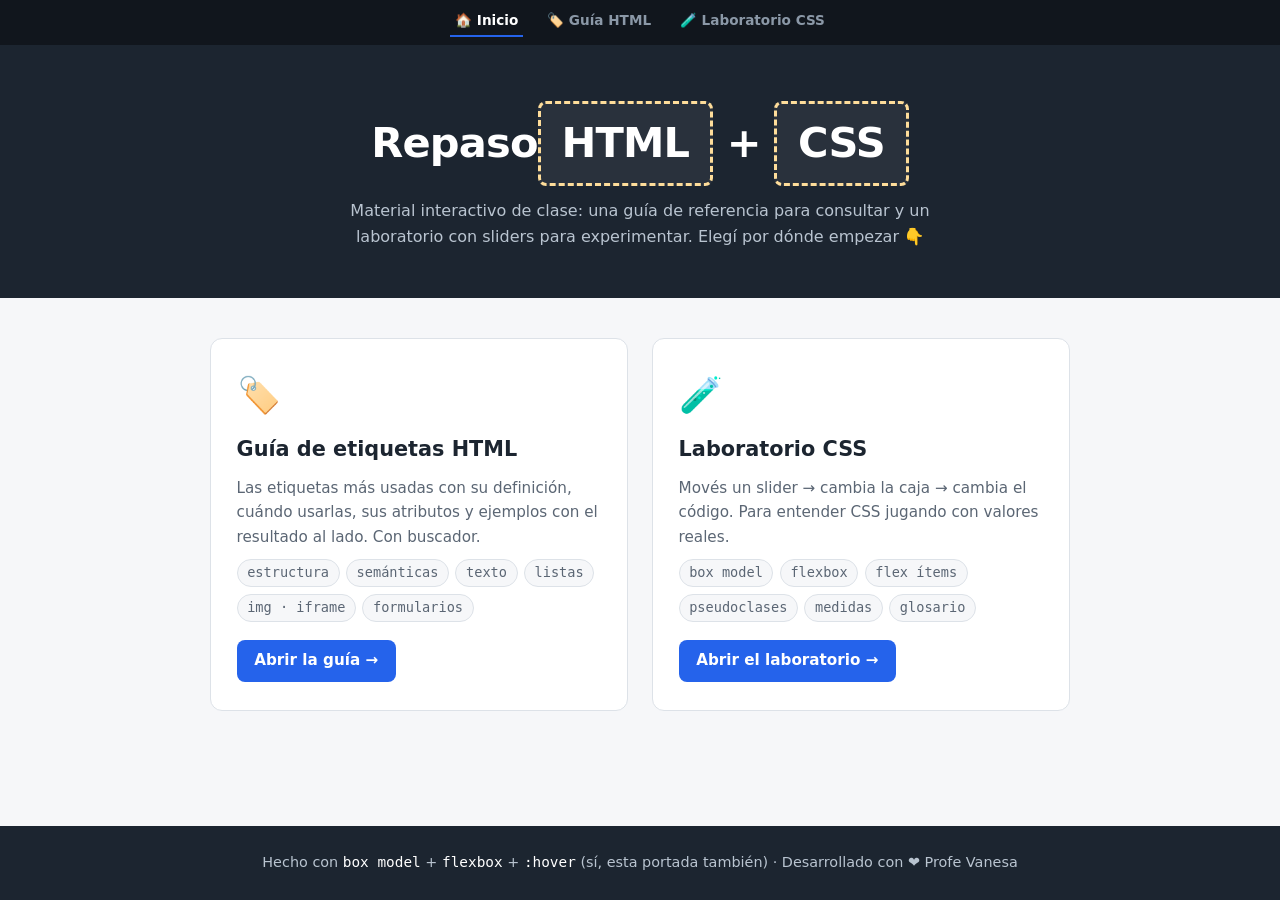
<file: index.html>
<!DOCTYPE html>
<html lang="es">
<head>
  <meta charset="UTF-8">
  <meta name="viewport" content="width=device-width, initial-scale=1.0">
  
<meta name="author" content="Vanesa Soria · 💻Profe Vane">
<meta name="description" content="Material interactivo para repasar HTML y CSS: guía de etiquetas con buscador y laboratorio con sliders para experimentar con box model, flexbox y pseudoclases.">
<meta property="og:title" content="Repaso HTML + CSS · Material interactivo">
<meta property="og:description" content="Guía de etiquetas + laboratorio CSS con sliders. Material de repaso.">
<meta property="og:type" content="website">
<meta property="og:image" content="https://repaso-html-css.netlify.app//og-image.png">
<meta property="og:image:width" content="1200">
<meta property="og:image:height" content="630">
<meta name="twitter:card" content="summary_large_image">
  <title>HTML y CSS · Material de clase</title>
  <link rel="stylesheet" href="estilos-base.css">
  <style>
   
    header.principal{
      padding: 3.5rem 1.5rem 3rem;
    }
    header.principal h1{
      font-size: clamp(1.7rem, 5vw, 2.6rem);
      letter-spacing: -0.02em;
    }
    header.principal h1 .caja-titulo{
      display: inline-block;
      border: 3px dashed var(--c-border);
      background: rgba(255,255,255,.06);
      padding: .15em .5em;
      border-radius: 8px;
    }

    body{
      min-height: 100vh;        
      display: flex;
      flex-direction: column;
    }
    main{
      flex: 1;                 
      width: 100%;
      max-width: 900px;
      margin: 0 auto;           
      padding: 2.5rem 1.25rem 3rem;
    }

  
    .tarjetas{
      display: flex;         
      gap: 1.5rem;
      flex-wrap: wrap;          
      justify-content: center;
    }

    .tarjeta{
      flex: 1 1 320px;          
      background: var(--tarjeta);
      border: 1px solid var(--linea);
      border-radius: 12px;
      padding: 1.8rem 1.6rem;   
      text-decoration: none;    
      color: var(--tinta);
      display: flex;            
      flex-direction: column;
      gap: .6rem;
      
      transition: transform .25s, box-shadow .25s, border-color .25s;
    }

    
    .tarjeta:hover{
      transform: translateY(-6px);
      box-shadow: 0 14px 28px rgba(28, 37, 48, .18);
      border-color: var(--acento);
    }

    .tarjeta .emoji{ font-size: 2.2rem; }
    .tarjeta h2{ font-size: 1.3rem; }
    .tarjeta p{
      color: var(--tinta-suave);
      font-size: .95rem;
      flex: 1;                  
      max-width: none;          
      margin: 0;
    }

    .tarjeta ul{
      list-style: none;        
      font-size: .85rem;
      color: var(--tinta-suave);
      font-family: var(--mono);
      display: flex;
      flex-wrap: wrap;
      gap: .4rem;
    }
    .tarjeta ul li{
      background: var(--papel);
      border: 1px solid var(--linea);
      border-radius: 999px;
      padding: .15rem .6rem;
    }

    .tarjeta .entrar{
      align-self: flex-start;   
      background: var(--acento);
      color: #fff;
      font-weight: 700;
      font-size: .95rem;
      padding: .55rem 1.1rem;
      border-radius: 8px;
      margin-top: .5rem;
    }
    .tarjeta:hover .entrar{ background: #1d4ed8; }
  </style>
  <script async src="https://www.googletagmanager.com/gtag/js?id=G-RELLPXWC37"></script>
<script>
  window.dataLayer = window.dataLayer || [];
  function gtag(){dataLayer.push(arguments);}
  gtag('js', new Date());

  gtag('config', 'G-RELLPXWC37');
</script>
</head>



<body>


<nav class="barra-sitio" aria-label="Páginas del sitio">
  <a href="index.html" aria-current="page">🏠 Inicio</a>
  <a href="guia-etiquetas.html">🏷️ Guía HTML</a>
  <a href="laboratorio-css.html">🧪 Laboratorio CSS</a>
</nav>

  <header class="principal">
    <h1>Repaso<span class="caja-titulo">HTML</span> + <span class="caja-titulo">CSS</span></h1>
    <p>Material interactivo de clase: una guía de referencia para consultar
       y un laboratorio con sliders para experimentar. Elegí por dónde empezar 👇</p>
  </header>

  <main>
    <div class="tarjetas">

     
      <a class="tarjeta" href="guia-etiquetas.html">
        <span class="emoji">🏷️</span>
        <h2>Guía de etiquetas HTML</h2>
        <p>Las etiquetas más usadas con su definición, cuándo usarlas, sus
           atributos y ejemplos con el resultado al lado. Con buscador.</p>
        <ul>
          <li>estructura</li><li>semánticas</li><li>texto</li>
          <li>listas</li><li>img · iframe</li><li>formularios</li>
        </ul>
        <span class="entrar">Abrir la guía →</span>
      </a>

      <a class="tarjeta" href="laboratorio-css.html">
        <span class="emoji">🧪</span>
        <h2>Laboratorio CSS</h2>
        <p>Movés un slider → cambia la caja → cambia el código.
           Para entender CSS jugando con valores reales.</p>
        <ul>
          <li>box model</li><li>flexbox</li><li>flex ítems</li>
          <li>pseudoclases</li><li>medidas</li><li>glosario</li>
        </ul>
        <span class="entrar">Abrir el laboratorio →</span>
      </a>

    </div>
  </main>

  <footer class="pie">
    <p>Hecho con <code>box model</code> + <code>flexbox</code> + <code>:hover</code> (sí, esta portada también) · Desarrollado con ❤️ Profe Vanesa</p>
  </footer>

</body>
</html>
</file>
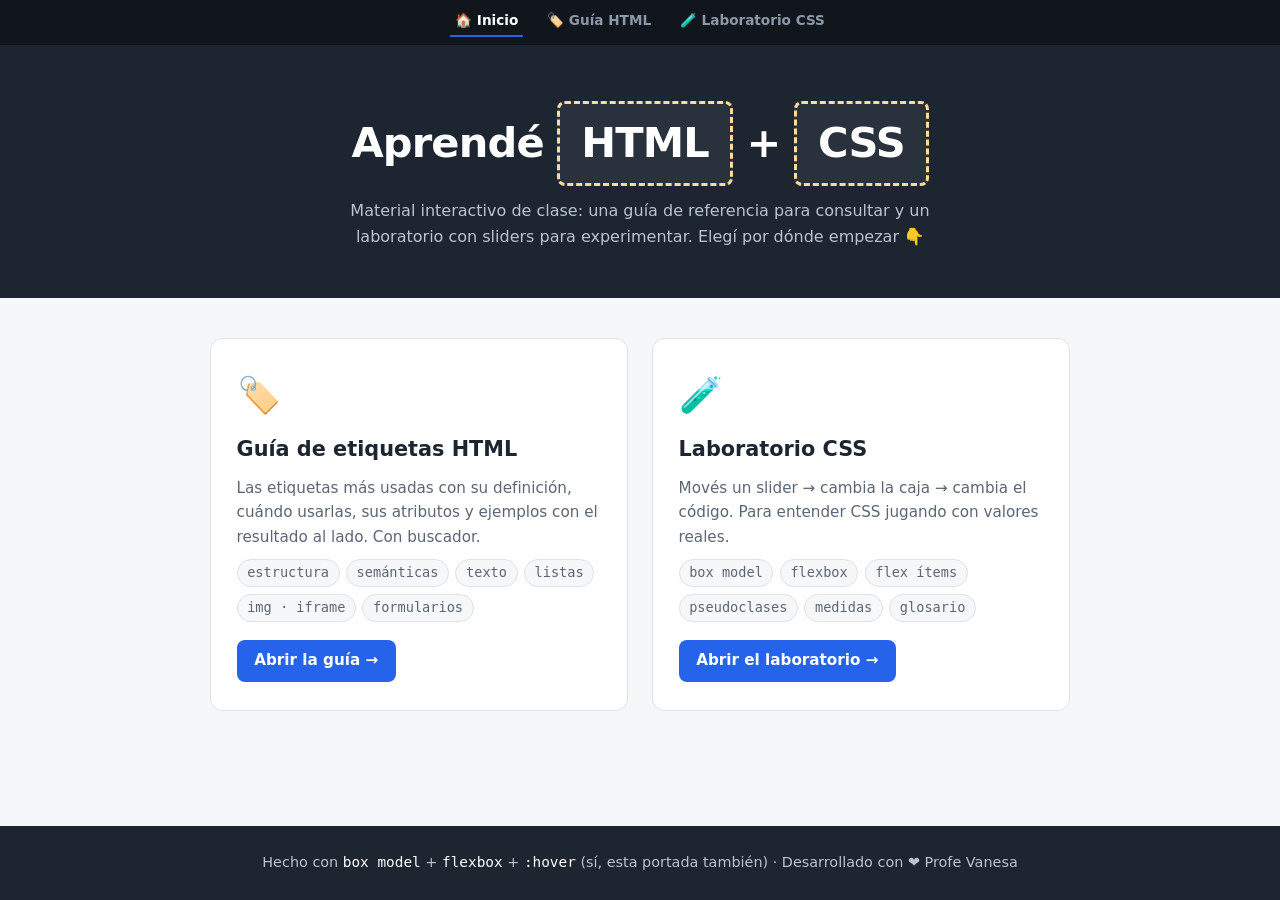
<file: sitio-html-css/index.html>
<!DOCTYPE html>
<html lang="es">
<head>
  <meta charset="UTF-8">
  <meta name="viewport" content="width=device-width, initial-scale=1.0">
  <title>HTML y CSS · Material de clase</title>
  <link rel="stylesheet" href="estilos-base.css">
  <style>
   
    header.principal{
      padding: 3.5rem 1.5rem 3rem;
    }
    header.principal h1{
      font-size: clamp(1.7rem, 5vw, 2.6rem);
      letter-spacing: -0.02em;
    }
    header.principal h1 .caja-titulo{
      display: inline-block;
      border: 3px dashed var(--c-border);
      background: rgba(255,255,255,.06);
      padding: .15em .5em;
      border-radius: 8px;
    }

    /* El footer siempre abajo: body en columna, main se estira */
    body{
      min-height: 100vh;        
      display: flex;
      flex-direction: column;
    }
    main{
      flex: 1;                 
      width: 100%;
      max-width: 900px;
      margin: 0 auto;           
      padding: 2.5rem 1.25rem 3rem;
    }

  
    .tarjetas{
      display: flex;         
      gap: 1.5rem;
      flex-wrap: wrap;          
      justify-content: center;
    }

    .tarjeta{
      flex: 1 1 320px;          
      background: var(--tarjeta);
      border: 1px solid var(--linea);
      border-radius: 12px;
      padding: 1.8rem 1.6rem;   
      text-decoration: none;    
      color: var(--tinta);
      display: flex;            
      flex-direction: column;
      gap: .6rem;
      
      transition: transform .25s, box-shadow .25s, border-color .25s;
    }

    
    .tarjeta:hover{
      transform: translateY(-6px);
      box-shadow: 0 14px 28px rgba(28, 37, 48, .18);
      border-color: var(--acento);
    }

    .tarjeta .emoji{ font-size: 2.2rem; }
    .tarjeta h2{ font-size: 1.3rem; }
    .tarjeta p{
      color: var(--tinta-suave);
      font-size: .95rem;
      flex: 1;                  
      max-width: none;          
      margin: 0;
    }

    .tarjeta ul{
      list-style: none;        
      font-size: .85rem;
      color: var(--tinta-suave);
      font-family: var(--mono);
      display: flex;
      flex-wrap: wrap;
      gap: .4rem;
    }
    .tarjeta ul li{
      background: var(--papel);
      border: 1px solid var(--linea);
      border-radius: 999px;
      padding: .15rem .6rem;
    }

    .tarjeta .entrar{
      align-self: flex-start;   
      background: var(--acento);
      color: #fff;
      font-weight: 700;
      font-size: .95rem;
      padding: .55rem 1.1rem;
      border-radius: 8px;
      margin-top: .5rem;
    }
    .tarjeta:hover .entrar{ background: #1d4ed8; }
  </style>
</head>
<script data-goatcounter="https://TUCODIGO.goatcounter.com/count"
        async src="//gc.zgo.at/count.js"></script>

<body>


<nav class="barra-sitio" aria-label="Páginas del sitio">
  <a href="index.html" aria-current="page">🏠 Inicio</a>
  <a href="guia-etiquetas.html">🏷️ Guía HTML</a>
  <a href="laboratorio-css.html">🧪 Laboratorio CSS</a>
</nav>

  <header class="principal">
    <h1>Aprendé <span class="caja-titulo">HTML</span> + <span class="caja-titulo">CSS</span></h1>
    <p>Material interactivo de clase: una guía de referencia para consultar
       y un laboratorio con sliders para experimentar. Elegí por dónde empezar 👇</p>
  </header>

  <main>
    <div class="tarjetas">

     
      <a class="tarjeta" href="guia-etiquetas.html">
        <span class="emoji">🏷️</span>
        <h2>Guía de etiquetas HTML</h2>
        <p>Las etiquetas más usadas con su definición, cuándo usarlas, sus
           atributos y ejemplos con el resultado al lado. Con buscador.</p>
        <ul>
          <li>estructura</li><li>semánticas</li><li>texto</li>
          <li>listas</li><li>img · iframe</li><li>formularios</li>
        </ul>
        <span class="entrar">Abrir la guía →</span>
      </a>

      <a class="tarjeta" href="laboratorio-css.html">
        <span class="emoji">🧪</span>
        <h2>Laboratorio CSS</h2>
        <p>Movés un slider → cambia la caja → cambia el código.
           Para entender CSS jugando con valores reales.</p>
        <ul>
          <li>box model</li><li>flexbox</li><li>flex ítems</li>
          <li>pseudoclases</li><li>medidas</li><li>glosario</li>
        </ul>
        <span class="entrar">Abrir el laboratorio →</span>
      </a>

    </div>
  </main>

  <footer class="pie">
    <p>Hecho con <code>box model</code> + <code>flexbox</code> + <code>:hover</code> (sí, esta portada también) · Desarrollado con ❤️ Profe Vanesa</p>
  </footer>

</body>
</html>
</file>
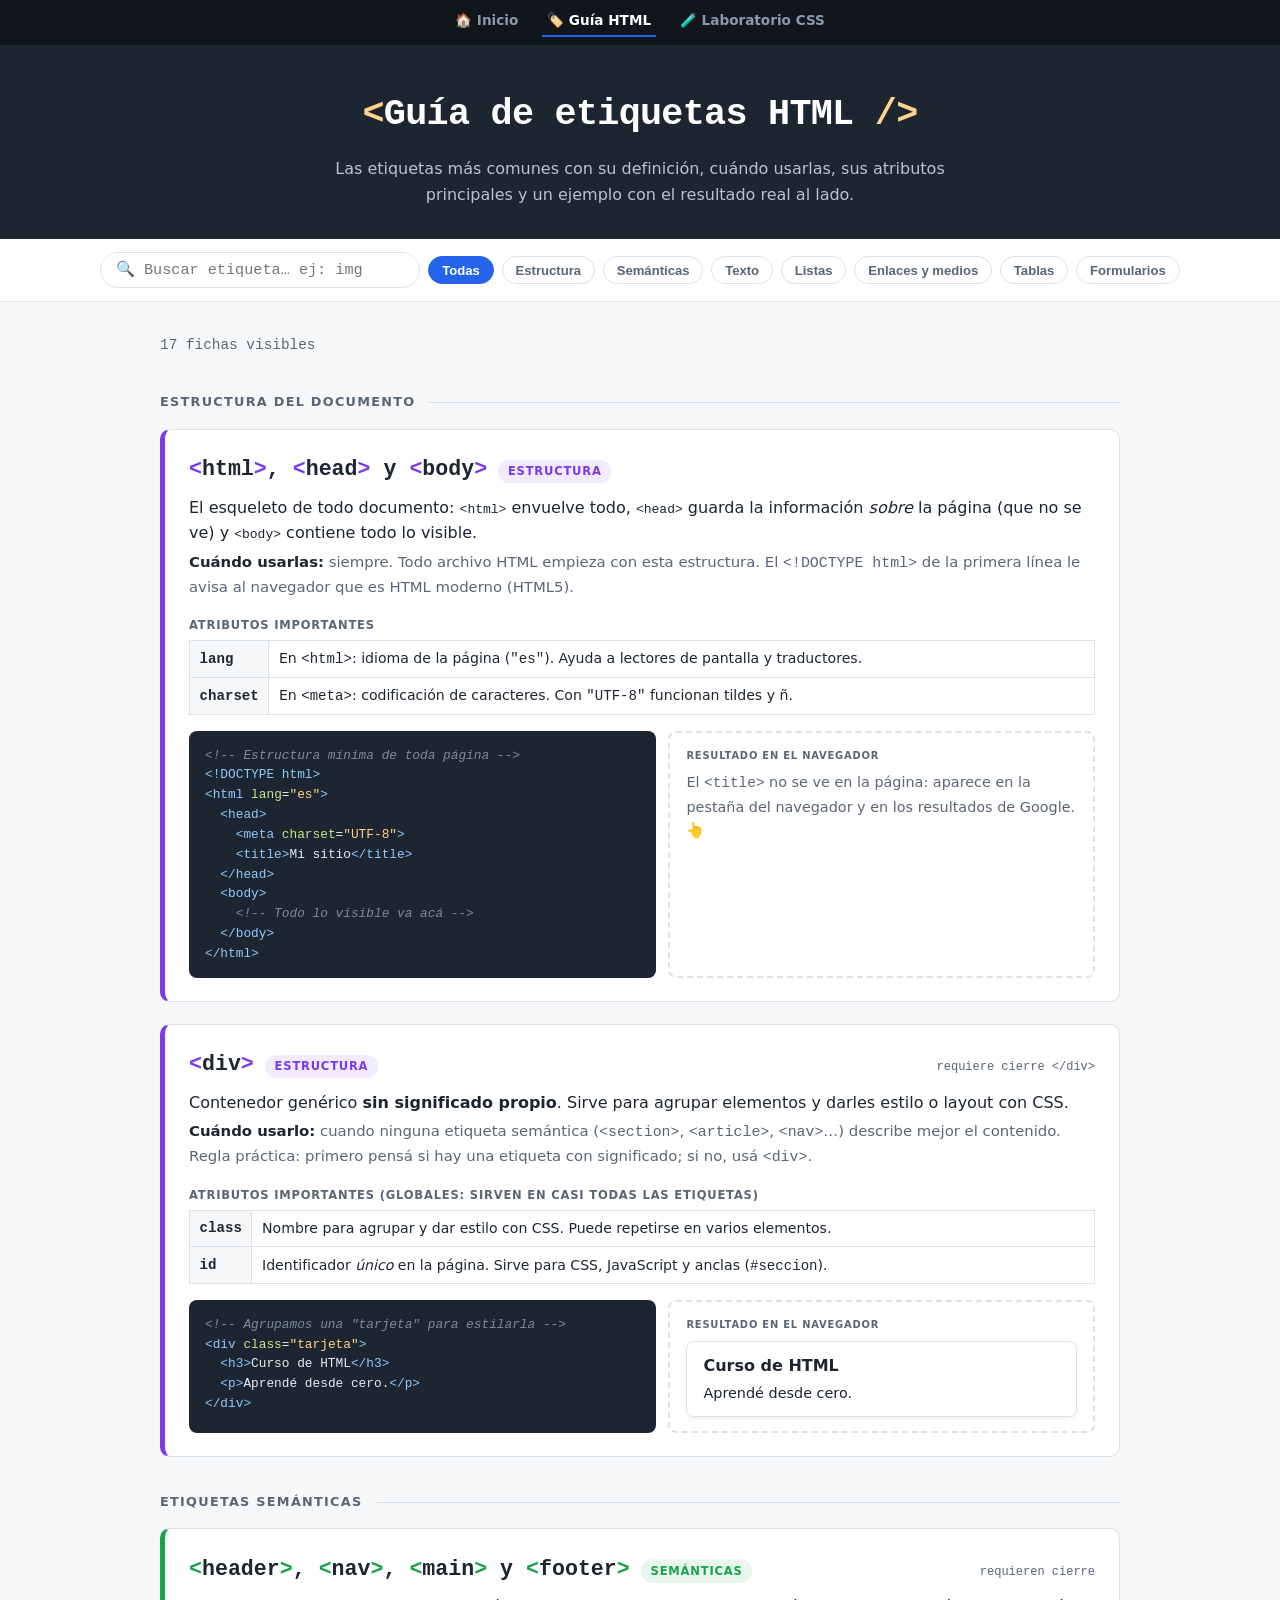
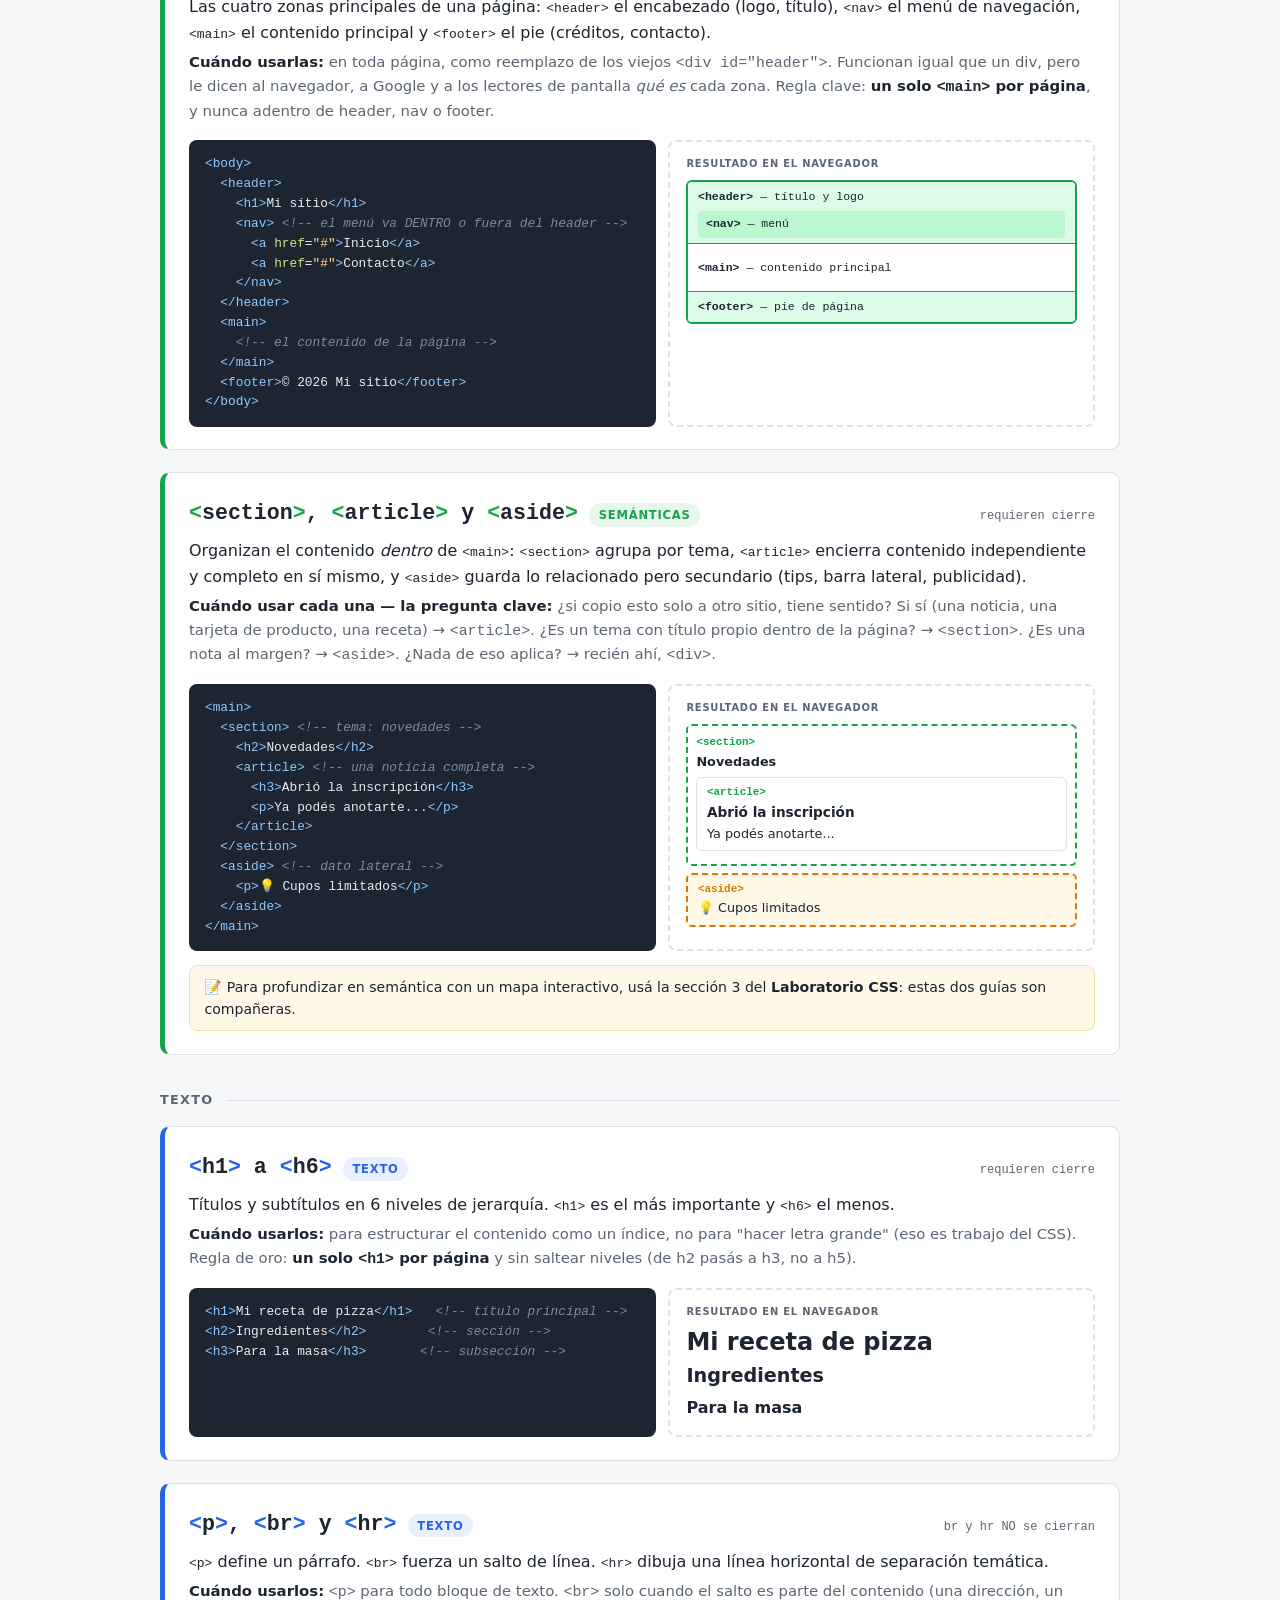
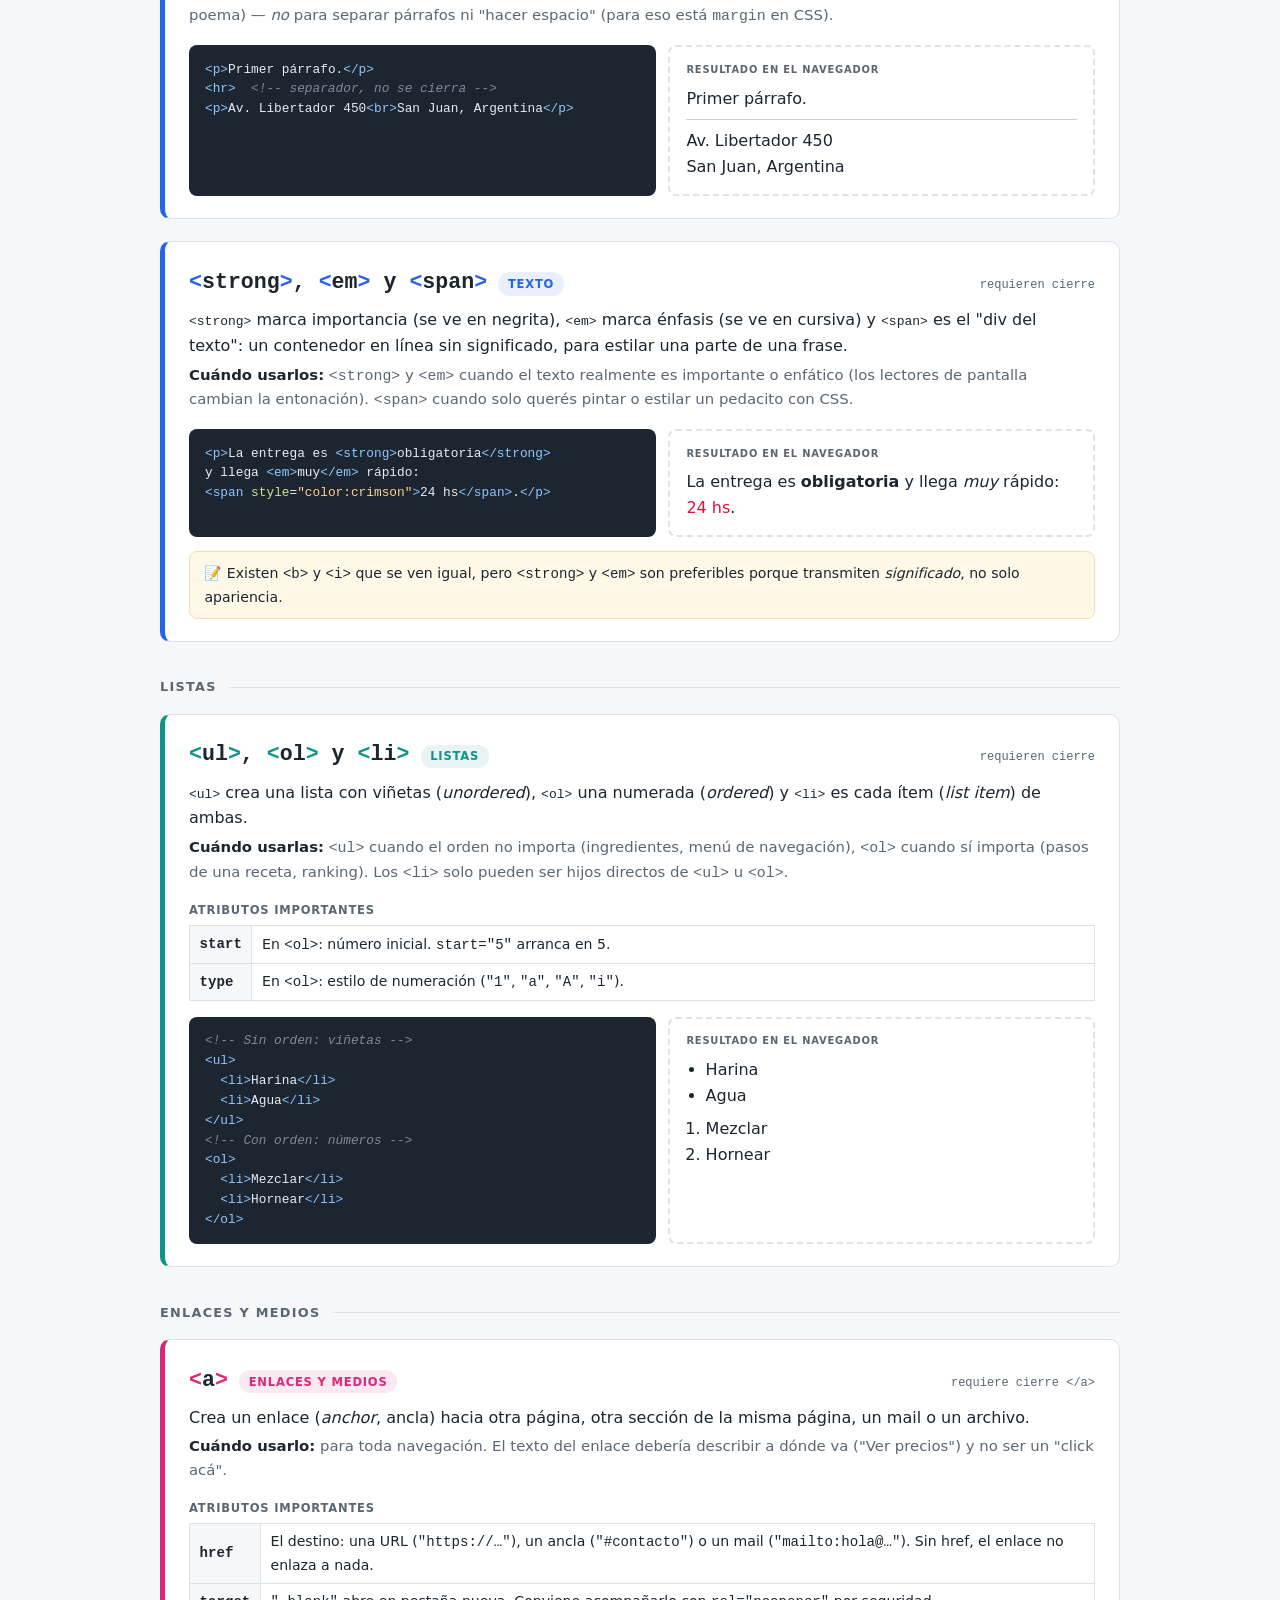
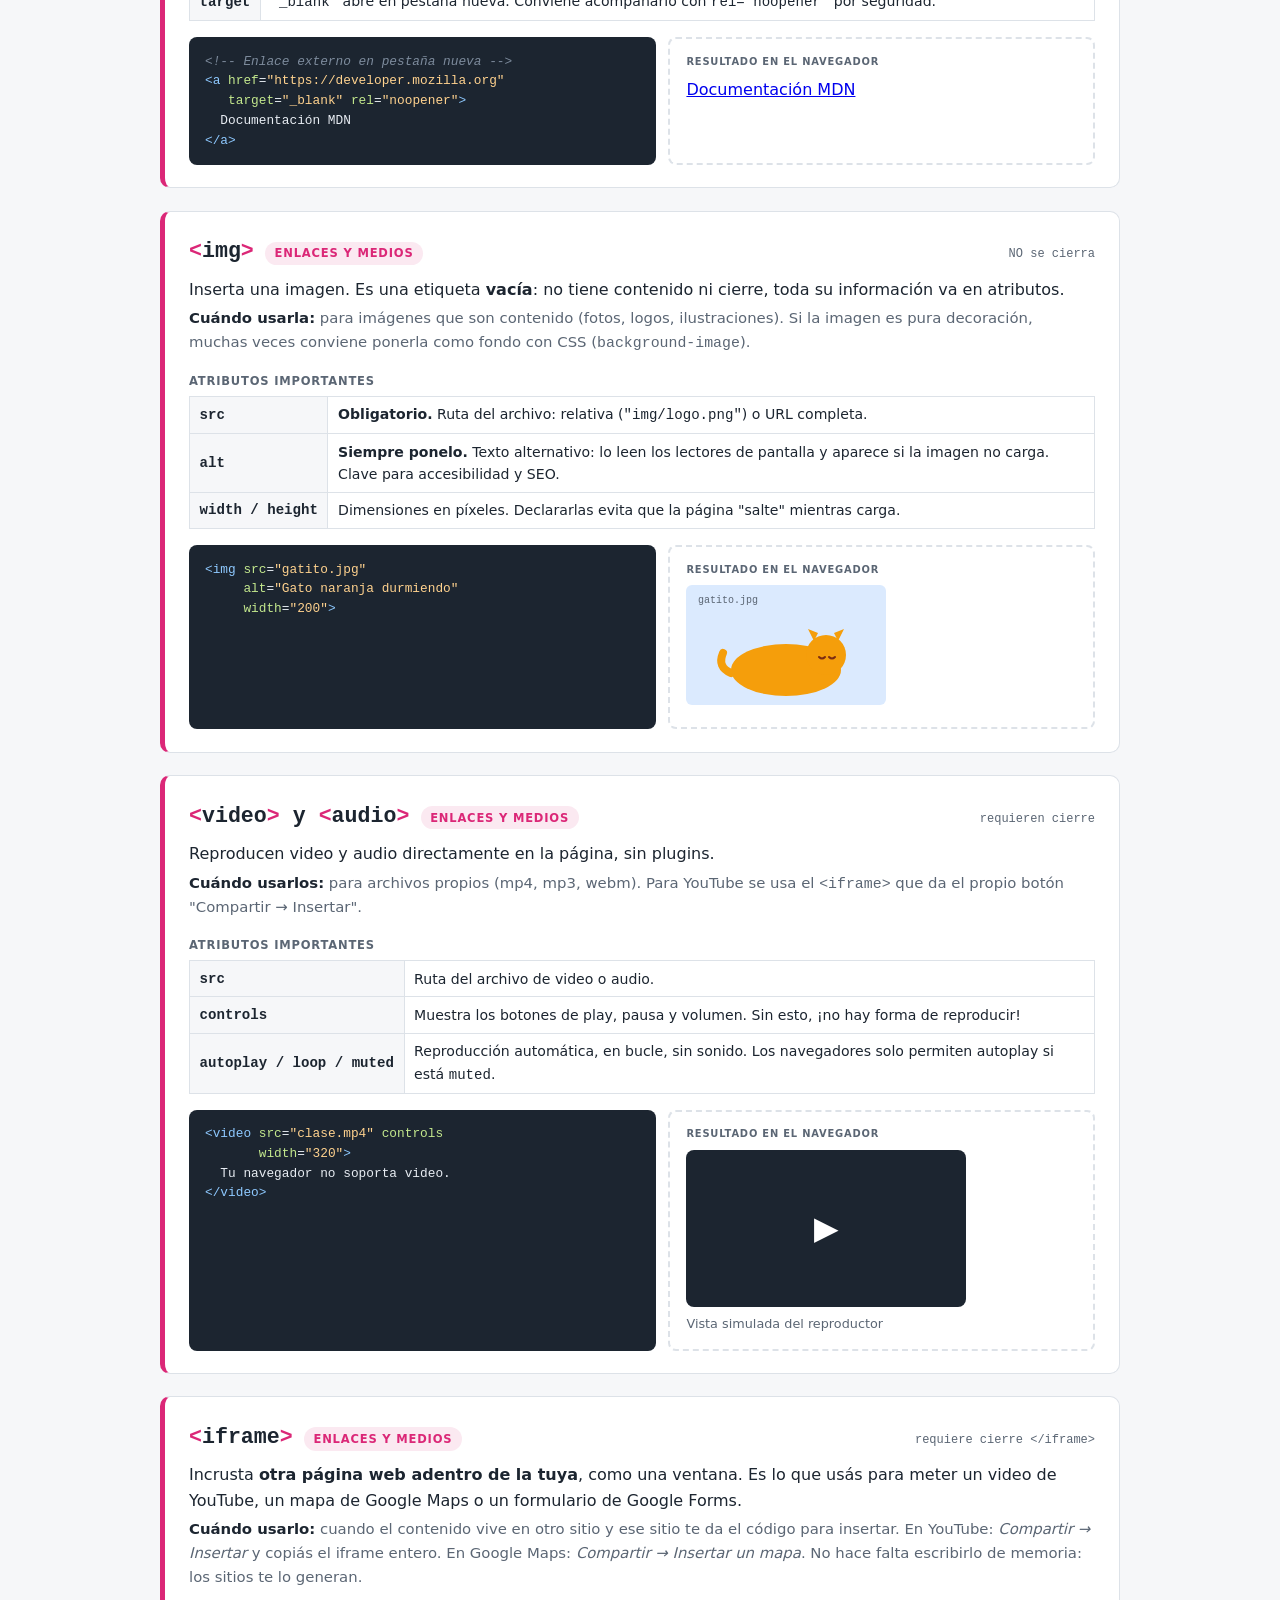
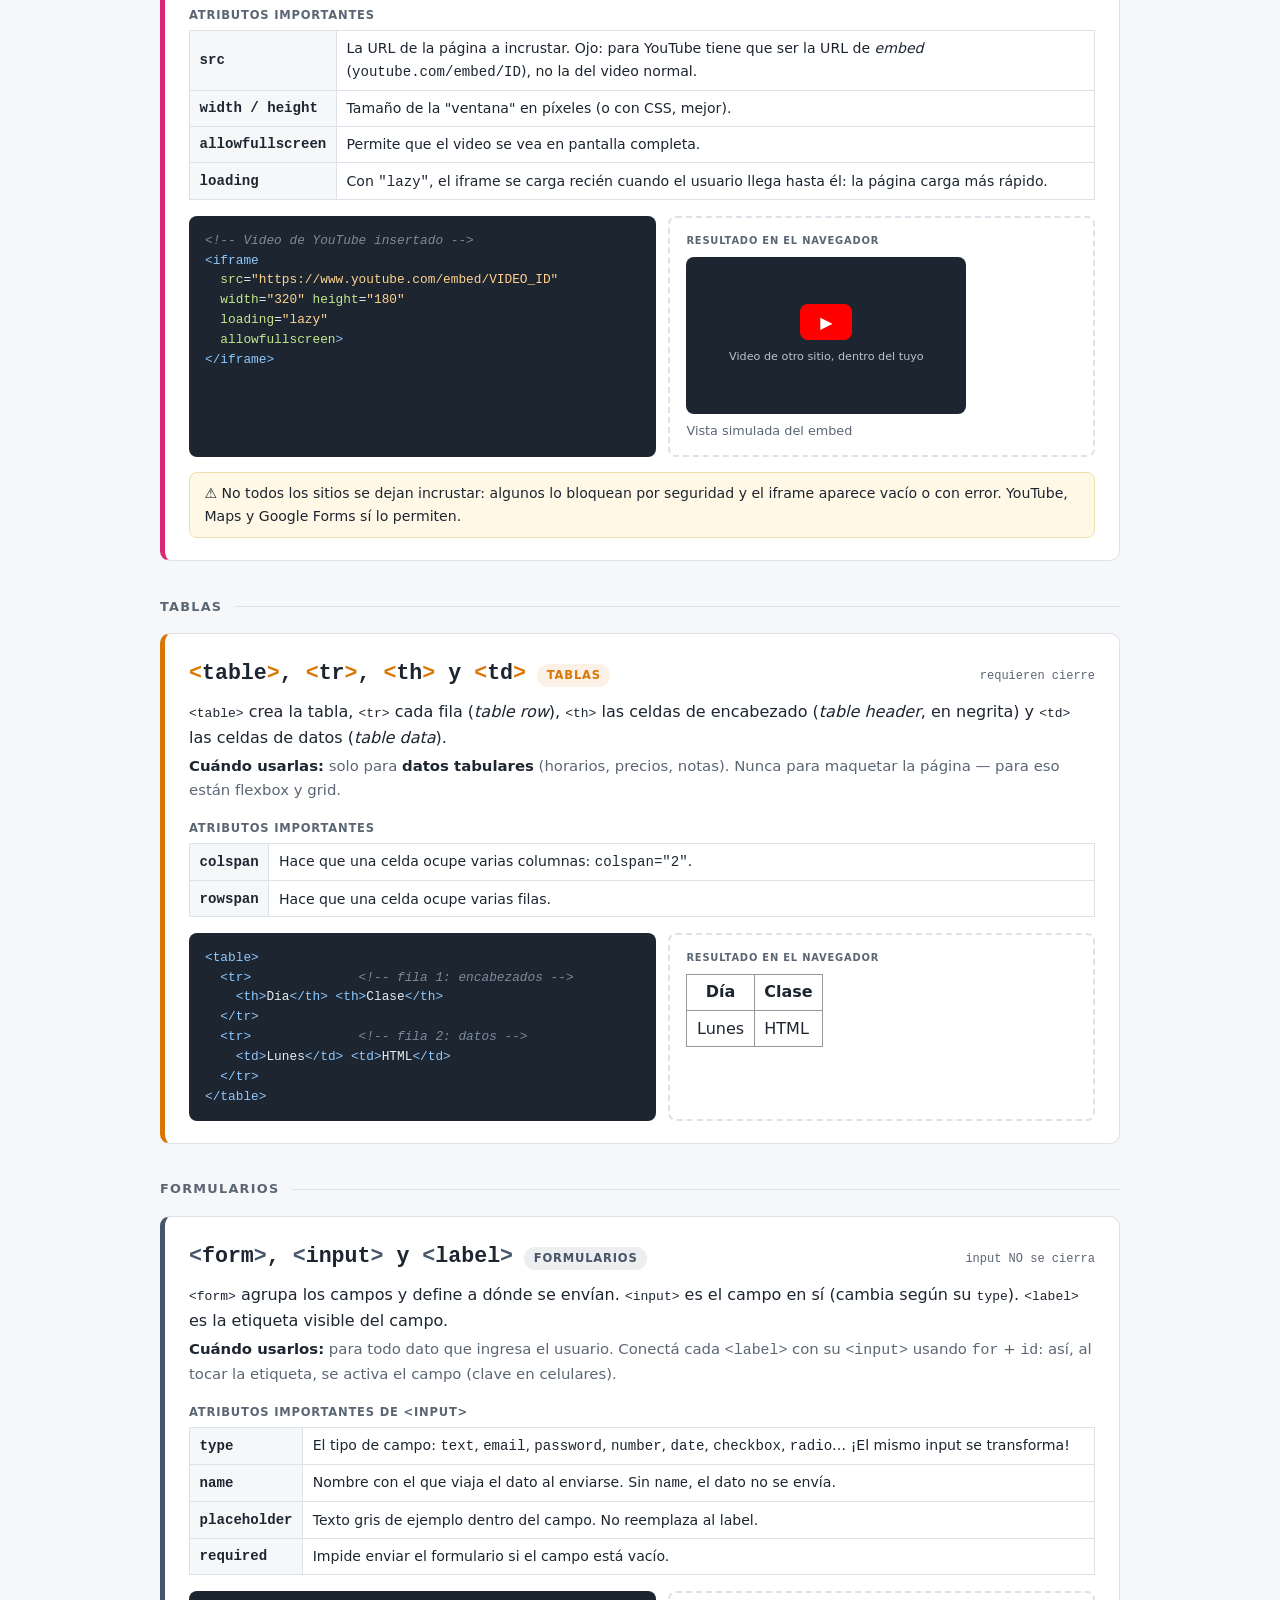
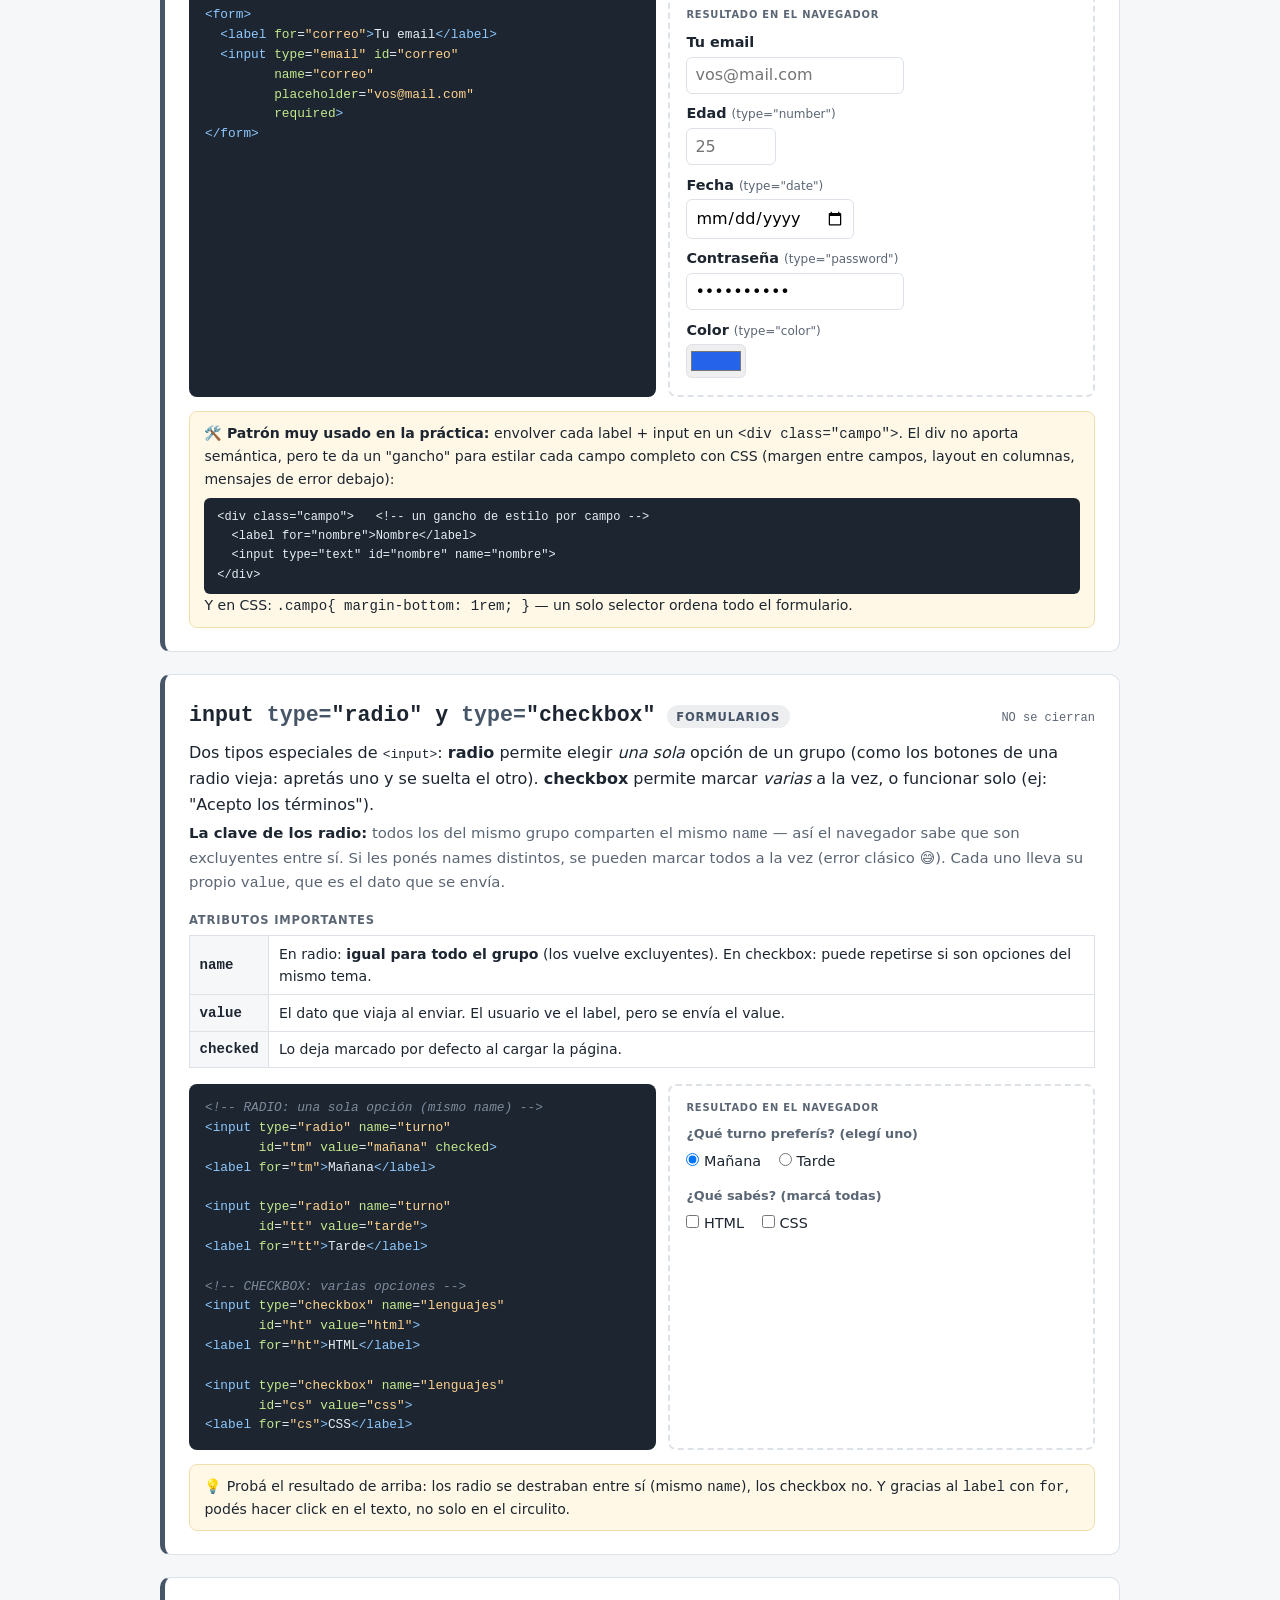
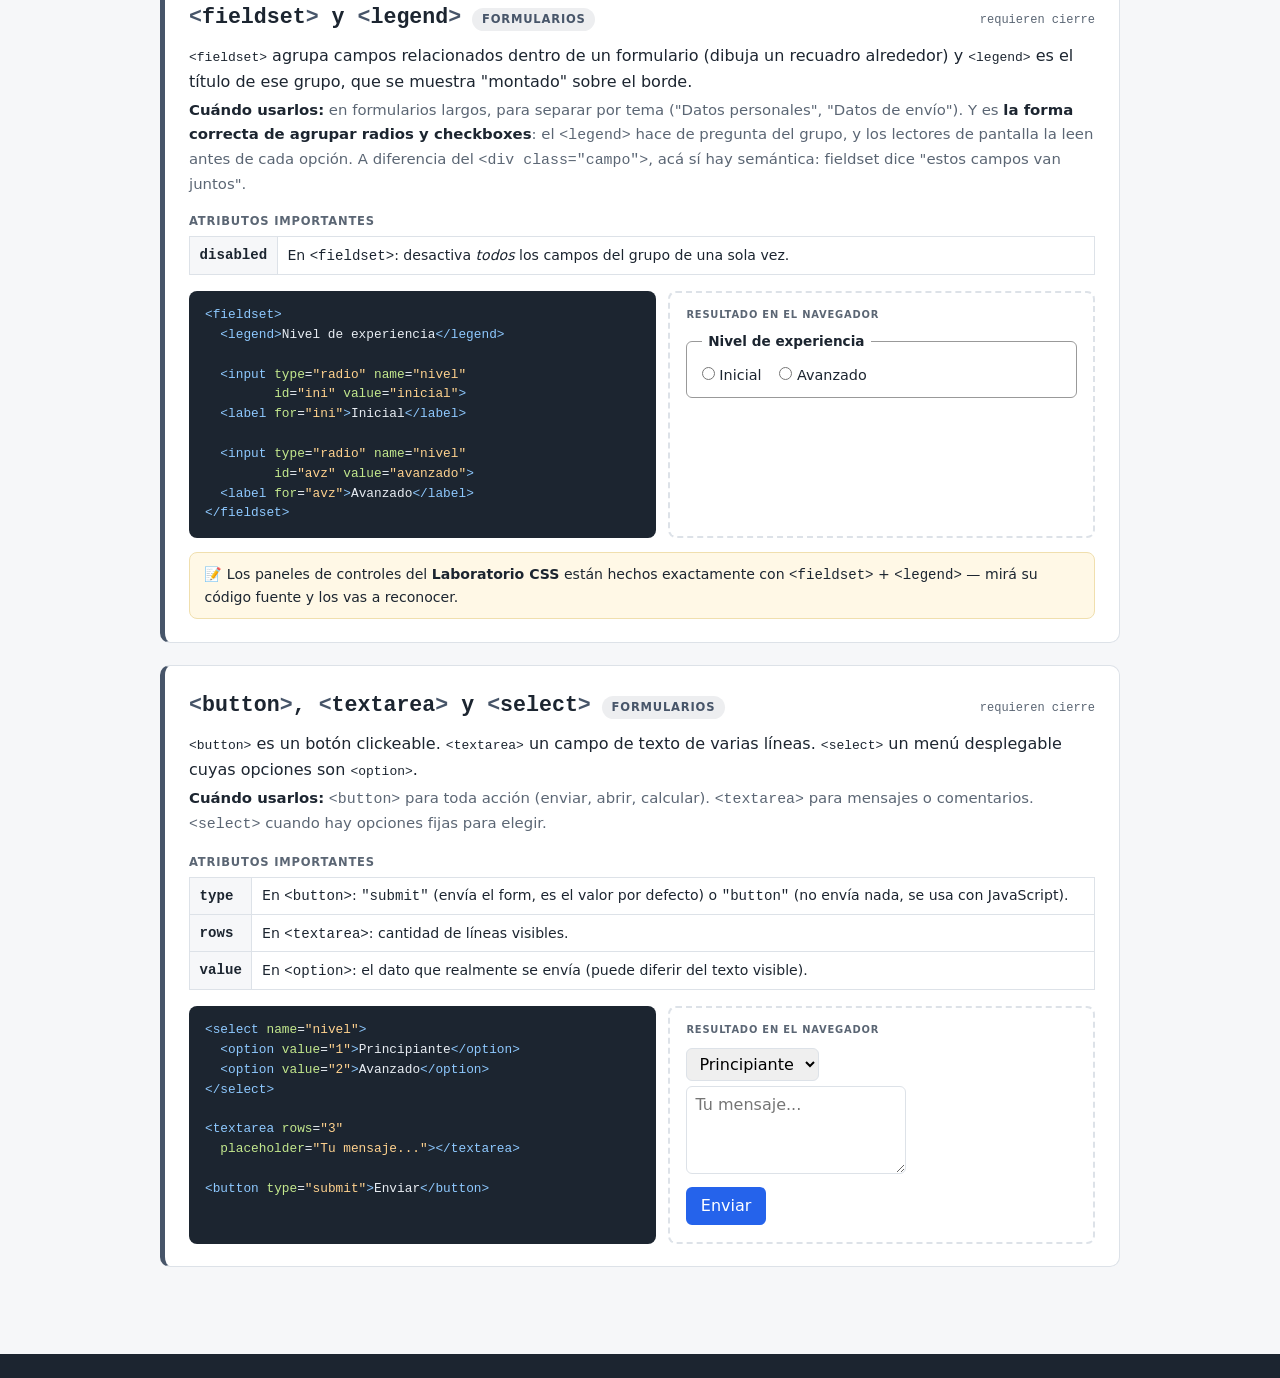
<file: guia-etiquetas.html>
<!DOCTYPE html>
<html lang="es">
<head>
<meta charset="UTF-8">
<meta name="viewport" content="width=device-width, initial-scale=1.0">
<meta name="author" content="Vanesa Soria · 💻Profe Vane">
<meta name="description" content="Material interactivo para repasar HTML y CSS: guía de etiquetas con buscador y laboratorio con sliders para experimentar con box model, flexbox y pseudoclases.">


<meta property="og:title" content="Repaso HTML + CSS · Material interactivo">
<meta property="og:description" content="Guía de etiquetas + laboratorio CSS con sliders. Material de clase libre para uso educativo.">
<meta property="og:type" content="website">
<meta property="og:image" content="https://repaso-html-css.netlify.app//og-image.png">
<meta property="og:image:width" content="1200">
<meta property="og:image:height" content="630">
<meta name="twitter:card" content="summary_large_image">
<title>Guía de etiquetas HTML · Referencia básica</title>
<link rel="stylesheet" href="estilos-base.css">
<style>

:root{
  
  --codigo-tag: #8ec9ff;   /* nombres de etiqueta en el código */
  --codigo-attr:#c3e88d;   /* atributos */
  
  --cat-estructura: #7c3aed;
  --cat-texto:      #2563eb;
  --cat-listas:     #0d9488;
  --cat-medios:     #db2777;
  --cat-tablas:     #d97706;
  --cat-forms:      #475569;
  --cat-semantica:  #16a34a;
}


/* ---------- <header> : presentación de la guía ---------- */
header.principal h1{
  font-size: clamp(1.6rem, 4vw, 2.3rem);
  letter-spacing: -0.02em;
  font-family: var(--mono);
}
header.principal h1 .ang{ color: #ffd28e; }

/* ---------- <nav> : buscador + filtros por categoría ---------- */
nav.filtros{
  position: sticky;
  top: 0;
  z-index: 50;
  background: #fff;
  border-bottom: 1px solid var(--linea);
  padding: .8rem 1rem;
  display: flex;              /* flexbox otra vez 😉 */
  flex-wrap: wrap;
  justify-content: center;
  align-items: center;
  gap: .5rem;
}
nav.filtros input[type="search"]{
  flex: 1 1 220px;
  max-width: 320px;
  padding: .5rem .9rem;
  font-size: .95rem;
  border: 1px solid var(--linea);
  border-radius: 999px;
  font-family: var(--mono);
}
nav.filtros input[type="search"]:focus{
  outline: 2px solid var(--acento);
  border-color: transparent;
}
nav.filtros button.chip{
  border: 1px solid var(--linea);
  background: #fff;
  color: var(--tinta-suave);
  font-weight: 700;
  font-size: .82rem;
  padding: .35rem .8rem;
  border-radius: 999px;
  cursor: pointer;
  transition: all .15s;
}
nav.filtros button.chip:hover{ border-color: var(--chip, var(--acento)); color: var(--chip, var(--acento)); }
nav.filtros button.chip.activo{
  background: var(--chip, var(--acento));
  border-color: var(--chip, var(--acento));
  color: #fff;
}

/* ---------- <main> : el listado de etiquetas ---------- */
main{
  max-width: 1000px;
  margin: 0 auto;
  padding: 2rem 1.25rem 4rem;
}
p.contador{
  color: var(--tinta-suave);
  font-size: .9rem;
  margin-bottom: 1rem;
  font-family: var(--mono);
}


article.ficha{
  background: var(--tarjeta);
  border: 1px solid var(--linea);
  border-left: 5px solid var(--cat, var(--acento)); /* color según categoría */
  border-radius: var(--radio);
  padding: 1.4rem 1.5rem;
  margin-bottom: 1.4rem;
  scroll-margin-top: 5rem;
}
article.ficha.oculta{ display: none; }  /* el buscador oculta con esta clase */

article.ficha header.ficha-top{
  display: flex;
  flex-wrap: wrap;
  align-items: baseline;
  gap: .7rem;
  margin-bottom: .5rem;
}
article.ficha h2{
  font-family: var(--mono);
  font-size: 1.35rem;
  color: var(--tinta);
}
article.ficha h2 .ang{ color: var(--cat, var(--acento)); }
article.ficha .categoria{
  font-size: .72rem;
  font-weight: 800;
  text-transform: uppercase;
  letter-spacing: .07em;
  color: var(--cat, var(--acento));
  background: color-mix(in srgb, var(--cat, var(--acento)) 10%, white);
  border-radius: 999px;
  padding: .15rem .6rem;
}
article.ficha .cierre{
  font-family: var(--mono);
  font-size: .75rem;
  color: var(--tinta-suave);
  margin-left: auto;
}

article.ficha p.definicion{ margin-bottom: .3rem; }
article.ficha p.uso{
  color: var(--tinta-suave);
  font-size: .93rem;
  margin-bottom: 1rem;
}
article.ficha p.uso strong{ color: var(--tinta); }

/* Tabla de atributos dentro de cada ficha */
table.atributos{
  width: 100%;
  border-collapse: collapse;
  font-size: .88rem;
  margin-bottom: 1rem;
}
table.atributos caption{
  text-align: left;
  font-size: .72rem;
  font-weight: 800;
  text-transform: uppercase;
  letter-spacing: .07em;
  color: var(--tinta-suave);
  padding-bottom: .35rem;
}
table.atributos th, table.atributos td{
  text-align: left;
  padding: .4rem .6rem;
  border: 1px solid var(--linea);
}
table.atributos th{
  background: var(--papel);
  font-family: var(--mono);
  font-weight: 700;
  white-space: nowrap;
  width: 1%;
}

.ejemplo{
  display: flex;
  flex-wrap: wrap;
  gap: .8rem;
}
.ejemplo pre{
  flex: 1 1 300px;
  background: var(--codigo-bg);
  color: var(--codigo-tx);
  font-family: var(--mono);
  font-size: .8rem;
  line-height: 1.55;
  border-radius: 8px;
  padding: .9rem 1rem;
  overflow-x: auto;
  white-space: pre;
}
.ejemplo pre .t{ color: var(--codigo-tag); }
.ejemplo pre .a{ color: var(--codigo-attr); }
.ejemplo pre .v{ color: var(--codigo-val); }
.ejemplo pre .c{ color: var(--codigo-com); font-style: italic; }
.ejemplo .resultado{
  flex: 1 1 260px;
  border: 2px dashed var(--linea);
  border-radius: 8px;
  padding: .9rem 1rem;
  background: #fff;
  min-width: 0;
}
.ejemplo .resultado::before{
  content: "RESULTADO EN EL NAVEGADOR";
  display: block;
  font-size: .62rem;
  font-weight: 800;
  letter-spacing: .08em;
  color: var(--tinta-suave);
  margin-bottom: .5rem;
}

.resultado table{ border-collapse: collapse; }
.resultado th, .resultado td{ border: 1px solid #999; padding: .3rem .6rem; }
.resultado img{ max-width: 100%; border-radius: 6px; }
.resultado input, .resultado select, .resultado textarea, .resultado button{
  font: inherit; padding: .3rem .5rem; margin: .15rem 0;
  border: 1px solid var(--linea); border-radius: 6px;
}
.resultado button{ background: var(--acento); color:#fff; border: none; cursor: pointer; padding: .4rem .9rem; }
.resultado label{ display:block; font-size:.9rem; font-weight:600; margin-top:.4rem; }


aside.nota{
  margin-top: .9rem;
  background: #fff8e6;
  border: 1px solid #f0dfae;
  border-radius: 8px;
  padding: .6rem .9rem;
  font-size: .88rem;
}


h2.separador{
  font-size: .8rem;
  font-weight: 800;
  text-transform: uppercase;
  letter-spacing: .1em;
  color: var(--tinta-suave);
  margin: 2.2rem 0 1rem;
  display: flex;
  align-items: center;
  gap: .8rem;
}
h2.separador::after{
  content: "";
  flex: 1;
  height: 1px;
  background: var(--linea);
}
h2.separador.oculta{ display:none; }


#sinResultados{
  display: none;
  text-align: center;
  color: var(--tinta-suave);
  padding: 3rem 1rem;
  border: 2px dashed var(--linea);
  border-radius: var(--radio);
}

/* ---------- <footer> ---------- */

@media (max-width: 640px){
  article.ficha{ padding: 1.1rem 1rem; }
  .ejemplo pre{ font-size: .72rem; }
  table.glosario, table.glosario tbody, table.glosario tr,
  table.glosario th, table.glosario td,
  table.atributos, table.atributos tbody, table.atributos tr,
  table.atributos th, table.atributos td{
    display: block;          
    width: 100%;
  }
  table.glosario tr, table.atributos tr{
    border: 1px solid var(--linea);
    border-radius: 8px;
    margin-bottom: .8rem;
    overflow: hidden;
  }
  table.glosario th, table.glosario td,
  table.atributos th, table.atributos td{
    border: none;
    border-bottom: 1px solid var(--linea);
    white-space: normal;     
  }
  table.glosario td:last-child, table.atributos td:last-child{
    border-bottom: none;
  }
  table.glosario td code, table.atributos td code{
    white-space: normal;     
    word-break: break-word;
  }
}
</style>
<script async src="https://www.googletagmanager.com/gtag/js?id=G-RELLPXWC37"></script>
<script>
  window.dataLayer = window.dataLayer || [];
  function gtag(){dataLayer.push(arguments);}
  gtag('js', new Date());

  gtag('config', 'G-RELLPXWC37');
</script>
</head>


<body>


<nav class="barra-sitio" aria-label="Páginas del sitio">
  <a href="index.html">🏠 Inicio</a>
  <a href="guia-etiquetas.html" aria-current="page">🏷️ Guía HTML</a>
  <a href="laboratorio-css.html">🧪 Laboratorio CSS</a>
</nav>


<header class="principal">
  <h1><span class="ang">&lt;</span>Guía de etiquetas HTML<span class="ang"> /&gt;</span></h1>
  <p>Las etiquetas más comunes con su definición, cuándo usarlas, sus atributos principales y un ejemplo con el resultado real al lado.</p>
</header>

<nav class="filtros" aria-label="Buscar y filtrar etiquetas">
  <input type="search" id="buscador" placeholder="🔍 Buscar etiqueta… ej: img" aria-label="Buscar etiqueta">
  <button class="chip activo" data-cat="todas">Todas</button>
  <button class="chip" data-cat="estructura" style="--chip:var(--cat-estructura)">Estructura</button>
  <button class="chip" data-cat="semantica" style="--chip:var(--cat-semantica)">Semánticas</button>
  <button class="chip" data-cat="texto" style="--chip:var(--cat-texto)">Texto</button>
  <button class="chip" data-cat="listas" style="--chip:var(--cat-listas)">Listas</button>
  <button class="chip" data-cat="medios" style="--chip:var(--cat-medios)">Enlaces y medios</button>
  <button class="chip" data-cat="tablas" style="--chip:var(--cat-tablas)">Tablas</button>
  <button class="chip" data-cat="forms" style="--chip:var(--cat-forms)">Formularios</button>
</nav>

<main>
  <p class="contador" id="contador"></p>

  <h2 class="separador" data-cat="estructura">Estructura del documento</h2>

  
  <article class="ficha" data-cat="estructura" data-tag="html head body title meta doctype" style="--cat:var(--cat-estructura)">
    <header class="ficha-top">
      <h2><span class="ang">&lt;</span>html<span class="ang">&gt;</span>, <span class="ang">&lt;</span>head<span class="ang">&gt;</span> y <span class="ang">&lt;</span>body<span class="ang">&gt;</span></h2>
      <span class="categoria">Estructura</span>
    </header>
    <p class="definicion">El esqueleto de todo documento: <code>&lt;html&gt;</code> envuelve todo, <code>&lt;head&gt;</code> guarda la información <em>sobre</em> la página (que no se ve) y <code>&lt;body&gt;</code> contiene todo lo visible.</p>
    <p class="uso"><strong>Cuándo usarlas:</strong> siempre. Todo archivo HTML empieza con esta estructura. El <code>&lt;!DOCTYPE html&gt;</code> de la primera línea le avisa al navegador que es HTML moderno (HTML5).</p>
    <table class="atributos">
      <caption>Atributos importantes</caption>
      <tr><th>lang</th><td>En <code>&lt;html&gt;</code>: idioma de la página (<code>"es"</code>). Ayuda a lectores de pantalla y traductores.</td></tr>
      <tr><th>charset</th><td>En <code>&lt;meta&gt;</code>: codificación de caracteres. Con <code>"UTF-8"</code> funcionan tildes y ñ.</td></tr>
    </table>
    <div class="ejemplo">
      <pre><span class="c">&lt;!-- Estructura mínima de toda página --&gt;</span>
<span class="t">&lt;!DOCTYPE html&gt;</span>
<span class="t">&lt;html</span> <span class="a">lang</span>=<span class="v">"es"</span><span class="t">&gt;</span>
  <span class="t">&lt;head&gt;</span>
    <span class="t">&lt;meta</span> <span class="a">charset</span>=<span class="v">"UTF-8"</span><span class="t">&gt;</span>
    <span class="t">&lt;title&gt;</span>Mi sitio<span class="t">&lt;/title&gt;</span>
  <span class="t">&lt;/head&gt;</span>
  <span class="t">&lt;body&gt;</span>
    <span class="c">&lt;!-- Todo lo visible va acá --&gt;</span>
  <span class="t">&lt;/body&gt;</span>
<span class="t">&lt;/html&gt;</span></pre>
      <div class="resultado">
        <p style="font-size:.9rem;color:#5b6674">El <code>&lt;title&gt;</code> no se ve en la página: aparece en la pestaña del navegador y en los resultados de Google. 👆</p>
      </div>
    </div>
  </article>

  <article class="ficha" data-cat="estructura" data-tag="div contenedor" style="--cat:var(--cat-estructura)">
    <header class="ficha-top">
      <h2><span class="ang">&lt;</span>div<span class="ang">&gt;</span></h2>
      <span class="categoria">Estructura</span>
      <span class="cierre">requiere cierre &lt;/div&gt;</span>
    </header>
    <p class="definicion">Contenedor genérico <strong>sin significado propio</strong>. Sirve para agrupar elementos y darles estilo o layout con CSS.</p>
    <p class="uso"><strong>Cuándo usarlo:</strong> cuando ninguna etiqueta semántica (<code>&lt;section&gt;</code>, <code>&lt;article&gt;</code>, <code>&lt;nav&gt;</code>…) describe mejor el contenido. Regla práctica: primero pensá si hay una etiqueta con significado; si no, usá <code>&lt;div&gt;</code>.</p>
    <table class="atributos">
      <caption>Atributos importantes (globales: sirven en casi todas las etiquetas)</caption>
      <tr><th>class</th><td>Nombre para agrupar y dar estilo con CSS. Puede repetirse en varios elementos.</td></tr>
      <tr><th>id</th><td>Identificador <em>único</em> en la página. Sirve para CSS, JavaScript y anclas (<code>#seccion</code>).</td></tr>
    </table>
    <div class="ejemplo">
      <pre><span class="c">&lt;!-- Agrupamos una "tarjeta" para estilarla --&gt;</span>
<span class="t">&lt;div</span> <span class="a">class</span>=<span class="v">"tarjeta"</span><span class="t">&gt;</span>
  <span class="t">&lt;h3&gt;</span>Curso de HTML<span class="t">&lt;/h3&gt;</span>
  <span class="t">&lt;p&gt;</span>Aprendé desde cero.<span class="t">&lt;/p&gt;</span>
<span class="t">&lt;/div&gt;</span></pre>
      <div class="resultado">
        <div style="border:1px solid #dde2e8;border-radius:8px;padding:.7rem 1rem;box-shadow:0 2px 5px rgba(0,0,0,.06)">
          <h3 style="margin:0;font-size:1rem">Curso de HTML</h3>
          <p style="margin:.2rem 0 0;font-size:.9rem">Aprendé desde cero.</p>
        </div>
      </div>
    </div>
  </article>

  <h2 class="separador" data-cat="semantica">Etiquetas semánticas</h2>

  <article class="ficha" data-cat="semantica" data-tag="header nav main footer semantica encabezado navegacion pie" style="--cat:var(--cat-semantica)">
    <header class="ficha-top">
      <h2><span class="ang">&lt;</span>header<span class="ang">&gt;</span>, <span class="ang">&lt;</span>nav<span class="ang">&gt;</span>, <span class="ang">&lt;</span>main<span class="ang">&gt;</span> y <span class="ang">&lt;</span>footer<span class="ang">&gt;</span></h2>
      <span class="categoria">Semánticas</span>
      <span class="cierre">requieren cierre</span>
    </header>
    <p class="definicion">Las cuatro zonas principales de una página: <code>&lt;header&gt;</code> el encabezado (logo, título), <code>&lt;nav&gt;</code> el menú de navegación, <code>&lt;main&gt;</code> el contenido principal y <code>&lt;footer&gt;</code> el pie (créditos, contacto).</p>
    <p class="uso"><strong>Cuándo usarlas:</strong> en toda página, como reemplazo de los viejos <code>&lt;div id="header"&gt;</code>. Funcionan igual que un div, pero le dicen al navegador, a Google y a los lectores de pantalla <em>qué es</em> cada zona. Regla clave: <strong>un solo <code>&lt;main&gt;</code> por página</strong>, y nunca adentro de header, nav o footer.</p>
    <div class="ejemplo">
      <pre><span class="t">&lt;body&gt;</span>
  <span class="t">&lt;header&gt;</span>
    <span class="t">&lt;h1&gt;</span>Mi sitio<span class="t">&lt;/h1&gt;</span>
    <span class="t">&lt;nav&gt;</span> <span class="c">&lt;!-- el menú va DENTRO o fuera del header --&gt;</span>
      <span class="t">&lt;a</span> <span class="a">href</span>=<span class="v">"#"</span><span class="t">&gt;</span>Inicio<span class="t">&lt;/a&gt;</span>
      <span class="t">&lt;a</span> <span class="a">href</span>=<span class="v">"#"</span><span class="t">&gt;</span>Contacto<span class="t">&lt;/a&gt;</span>
    <span class="t">&lt;/nav&gt;</span>
  <span class="t">&lt;/header&gt;</span>
  <span class="t">&lt;main&gt;</span>
    <span class="c">&lt;!-- el contenido de la página --&gt;</span>
  <span class="t">&lt;/main&gt;</span>
  <span class="t">&lt;footer&gt;</span>© 2026 Mi sitio<span class="t">&lt;/footer&gt;</span>
<span class="t">&lt;/body&gt;</span></pre>
      <div class="resultado">
        <div style="border:2px solid #16a34a;border-radius:6px;font-family:var(--mono);font-size:.72rem;font-weight:700;overflow:hidden">
          <div style="background:#dcfce7;padding:.35rem .6rem;border-bottom:1px solid #16a34a">&lt;header&gt; <span style="font-weight:400">— título y logo</span>
            <div style="background:#bbf7d0;margin-top:.3rem;padding:.25rem .5rem;border-radius:4px">&lt;nav&gt; <span style="font-weight:400">— menú</span></div>
          </div>
          <div style="padding:.9rem .6rem;border-bottom:1px solid #16a34a">&lt;main&gt; <span style="font-weight:400">— contenido principal</span></div>
          <div style="background:#dcfce7;padding:.35rem .6rem">&lt;footer&gt; <span style="font-weight:400">— pie de página</span></div>
        </div>
      </div>
    </div>
  </article>

  <article class="ficha" data-cat="semantica" data-tag="section article aside figure figcaption semantica seccion articulo" style="--cat:var(--cat-semantica)">
    <header class="ficha-top">
      <h2><span class="ang">&lt;</span>section<span class="ang">&gt;</span>, <span class="ang">&lt;</span>article<span class="ang">&gt;</span> y <span class="ang">&lt;</span>aside<span class="ang">&gt;</span></h2>
      <span class="categoria">Semánticas</span>
      <span class="cierre">requieren cierre</span>
    </header>
    <p class="definicion">Organizan el contenido <em>dentro</em> de <code>&lt;main&gt;</code>: <code>&lt;section&gt;</code> agrupa por tema, <code>&lt;article&gt;</code> encierra contenido independiente y completo en sí mismo, y <code>&lt;aside&gt;</code> guarda lo relacionado pero secundario (tips, barra lateral, publicidad).</p>
    <p class="uso"><strong>Cuándo usar cada una — la pregunta clave:</strong> ¿si copio esto solo a otro sitio, tiene sentido? Si sí (una noticia, una tarjeta de producto, una receta) → <code>&lt;article&gt;</code>. ¿Es un tema con título propio dentro de la página? → <code>&lt;section&gt;</code>. ¿Es una nota al margen? → <code>&lt;aside&gt;</code>. ¿Nada de eso aplica? → recién ahí, <code>&lt;div&gt;</code>.</p>
    <div class="ejemplo">
      <pre><span class="t">&lt;main&gt;</span>
  <span class="t">&lt;section&gt;</span> <span class="c">&lt;!-- tema: novedades --&gt;</span>
    <span class="t">&lt;h2&gt;</span>Novedades<span class="t">&lt;/h2&gt;</span>
    <span class="t">&lt;article&gt;</span> <span class="c">&lt;!-- una noticia completa --&gt;</span>
      <span class="t">&lt;h3&gt;</span>Abrió la inscripción<span class="t">&lt;/h3&gt;</span>
      <span class="t">&lt;p&gt;</span>Ya podés anotarte...<span class="t">&lt;/p&gt;</span>
    <span class="t">&lt;/article&gt;</span>
  <span class="t">&lt;/section&gt;</span>
  <span class="t">&lt;aside&gt;</span> <span class="c">&lt;!-- dato lateral --&gt;</span>
    <span class="t">&lt;p&gt;</span>💡 Cupos limitados<span class="t">&lt;/p&gt;</span>
  <span class="t">&lt;/aside&gt;</span>
<span class="t">&lt;/main&gt;</span></pre>
      <div class="resultado">
        <div style="border:2px dashed #16a34a;border-radius:6px;padding:.5rem;font-size:.8rem">
          <div style="font-family:var(--mono);font-size:.68rem;font-weight:700;color:#16a34a">&lt;section&gt;</div>
          <strong>Novedades</strong>
          <div style="border:1px solid #dde2e8;border-radius:6px;padding:.4rem .6rem;margin:.3rem 0;background:#fff">
            <div style="font-family:var(--mono);font-size:.68rem;font-weight:700;color:#16a34a">&lt;article&gt;</div>
            <strong style="font-size:.85rem">Abrió la inscripción</strong>
            <p style="margin:0;font-size:.8rem">Ya podés anotarte...</p>
          </div>
        </div>
        <div style="border:2px dashed #d97706;border-radius:6px;padding:.4rem .6rem;margin-top:.4rem;font-size:.8rem;background:#fff8e6">
          <div style="font-family:var(--mono);font-size:.68rem;font-weight:700;color:#d97706">&lt;aside&gt;</div>
          💡 Cupos limitados
        </div>
      </div>
    </div>
    <aside class="nota">📝 Para profundizar en semántica con un mapa interactivo, usá la sección 3 del <strong>Laboratorio CSS</strong>: estas dos guías son compañeras.</aside>
  </article>


  <h2 class="separador" data-cat="texto">Texto</h2>

  <article class="ficha" data-cat="texto" data-tag="h1 h2 h3 h4 h5 h6 titulos encabezados" style="--cat:var(--cat-texto)">
    <header class="ficha-top">
      <h2><span class="ang">&lt;</span>h1<span class="ang">&gt;</span> a <span class="ang">&lt;</span>h6<span class="ang">&gt;</span></h2>
      <span class="categoria">Texto</span>
      <span class="cierre">requieren cierre</span>
    </header>
    <p class="definicion">Títulos y subtítulos en 6 niveles de jerarquía. <code>&lt;h1&gt;</code> es el más importante y <code>&lt;h6&gt;</code> el menos.</p>
    <p class="uso"><strong>Cuándo usarlos:</strong> para estructurar el contenido como un índice, no para "hacer letra grande" (eso es trabajo del CSS). Regla de oro: <strong>un solo <code>&lt;h1&gt;</code> por página</strong> y sin saltear niveles (de h2 pasás a h3, no a h5).</p>
    <div class="ejemplo">
      <pre><span class="t">&lt;h1&gt;</span>Mi receta de pizza<span class="t">&lt;/h1&gt;</span>   <span class="c">&lt;!-- título principal --&gt;</span>
<span class="t">&lt;h2&gt;</span>Ingredientes<span class="t">&lt;/h2&gt;</span>        <span class="c">&lt;!-- sección --&gt;</span>
<span class="t">&lt;h3&gt;</span>Para la masa<span class="t">&lt;/h3&gt;</span>       <span class="c">&lt;!-- subsección --&gt;</span></pre>
      <div class="resultado">
        <div style="font-size:1.5rem;font-weight:800;line-height:1.2">Mi receta de pizza</div>
        <div style="font-size:1.2rem;font-weight:700;margin-top:.3rem">Ingredientes</div>
        <div style="font-size:1rem;font-weight:700;margin-top:.2rem">Para la masa</div>
      </div>
    </div>
  </article>

  <article class="ficha" data-cat="texto" data-tag="p parrafo br hr salto linea" style="--cat:var(--cat-texto)">
    <header class="ficha-top">
      <h2><span class="ang">&lt;</span>p<span class="ang">&gt;</span>, <span class="ang">&lt;</span>br<span class="ang">&gt;</span> y <span class="ang">&lt;</span>hr<span class="ang">&gt;</span></h2>
      <span class="categoria">Texto</span>
      <span class="cierre">br y hr NO se cierran</span>
    </header>
    <p class="definicion"><code>&lt;p&gt;</code> define un párrafo. <code>&lt;br&gt;</code> fuerza un salto de línea. <code>&lt;hr&gt;</code> dibuja una línea horizontal de separación temática.</p>
    <p class="uso"><strong>Cuándo usarlos:</strong> <code>&lt;p&gt;</code> para todo bloque de texto. <code>&lt;br&gt;</code> solo cuando el salto es parte del contenido (una dirección, un poema) — <em>no</em> para separar párrafos ni "hacer espacio" (para eso está <code>margin</code> en CSS).</p>
    <div class="ejemplo">
      <pre><span class="t">&lt;p&gt;</span>Primer párrafo.<span class="t">&lt;/p&gt;</span>
<span class="t">&lt;hr&gt;</span>  <span class="c">&lt;!-- separador, no se cierra --&gt;</span>
<span class="t">&lt;p&gt;</span>Av. Libertador 450<span class="t">&lt;br&gt;</span>San Juan, Argentina<span class="t">&lt;/p&gt;</span></pre>
      <div class="resultado">
        <p style="margin:0">Primer párrafo.</p>
        <hr style="margin:.5rem 0;border:none;border-top:1px solid #ccc">
        <p style="margin:0">Av. Libertador 450<br>San Juan, Argentina</p>
      </div>
    </div>
  </article>

  <article class="ficha" data-cat="texto" data-tag="strong em b i span negrita cursiva enfasis" style="--cat:var(--cat-texto)">
    <header class="ficha-top">
      <h2><span class="ang">&lt;</span>strong<span class="ang">&gt;</span>, <span class="ang">&lt;</span>em<span class="ang">&gt;</span> y <span class="ang">&lt;</span>span<span class="ang">&gt;</span></h2>
      <span class="categoria">Texto</span>
      <span class="cierre">requieren cierre</span>
    </header>
    <p class="definicion"><code>&lt;strong&gt;</code> marca importancia (se ve en negrita), <code>&lt;em&gt;</code> marca énfasis (se ve en cursiva) y <code>&lt;span&gt;</code> es el "div del texto": un contenedor en línea sin significado, para estilar una parte de una frase.</p>
    <p class="uso"><strong>Cuándo usarlos:</strong> <code>&lt;strong&gt;</code> y <code>&lt;em&gt;</code> cuando el texto realmente es importante o enfático (los lectores de pantalla cambian la entonación). <code>&lt;span&gt;</code> cuando solo querés pintar o estilar un pedacito con CSS.</p>
    <div class="ejemplo">
      <pre><span class="t">&lt;p&gt;</span>La entrega es <span class="t">&lt;strong&gt;</span>obligatoria<span class="t">&lt;/strong&gt;</span>
y llega <span class="t">&lt;em&gt;</span>muy<span class="t">&lt;/em&gt;</span> rápido:
<span class="t">&lt;span</span> <span class="a">style</span>=<span class="v">"color:crimson"</span><span class="t">&gt;</span>24 hs<span class="t">&lt;/span&gt;</span>.<span class="t">&lt;/p&gt;</span></pre>
      <div class="resultado">
        <p style="margin:0">La entrega es <strong>obligatoria</strong> y llega <em>muy</em> rápido: <span style="color:crimson">24 hs</span>.</p>
      </div>
    </div>
    <aside class="nota">📝 Existen <code>&lt;b&gt;</code> y <code>&lt;i&gt;</code> que se ven igual, pero <code>&lt;strong&gt;</code> y <code>&lt;em&gt;</code> son preferibles porque transmiten <em>significado</em>, no solo apariencia.</aside>
  </article>


  <h2 class="separador" data-cat="listas">Listas</h2>

  <article class="ficha" data-cat="listas" data-tag="ul ol li lista ordenada desordenada viñetas" style="--cat:var(--cat-listas)">
    <header class="ficha-top">
      <h2><span class="ang">&lt;</span>ul<span class="ang">&gt;</span>, <span class="ang">&lt;</span>ol<span class="ang">&gt;</span> y <span class="ang">&lt;</span>li<span class="ang">&gt;</span></h2>
      <span class="categoria">Listas</span>
      <span class="cierre">requieren cierre</span>
    </header>
    <p class="definicion"><code>&lt;ul&gt;</code> crea una lista con viñetas (<em>unordered</em>), <code>&lt;ol&gt;</code> una numerada (<em>ordered</em>) y <code>&lt;li&gt;</code> es cada ítem (<em>list item</em>) de ambas.</p>
    <p class="uso"><strong>Cuándo usarlas:</strong> <code>&lt;ul&gt;</code> cuando el orden no importa (ingredientes, menú de navegación), <code>&lt;ol&gt;</code> cuando sí importa (pasos de una receta, ranking). Los <code>&lt;li&gt;</code> solo pueden ser hijos directos de <code>&lt;ul&gt;</code> u <code>&lt;ol&gt;</code>.</p>
    <table class="atributos">
      <caption>Atributos importantes</caption>
      <tr><th>start</th><td>En <code>&lt;ol&gt;</code>: número inicial. <code>start="5"</code> arranca en 5.</td></tr>
      <tr><th>type</th><td>En <code>&lt;ol&gt;</code>: estilo de numeración (<code>"1"</code>, <code>"a"</code>, <code>"A"</code>, <code>"i"</code>).</td></tr>
    </table>
    <div class="ejemplo">
      <pre><span class="c">&lt;!-- Sin orden: viñetas --&gt;</span>
<span class="t">&lt;ul&gt;</span>
  <span class="t">&lt;li&gt;</span>Harina<span class="t">&lt;/li&gt;</span>
  <span class="t">&lt;li&gt;</span>Agua<span class="t">&lt;/li&gt;</span>
<span class="t">&lt;/ul&gt;</span>
<span class="c">&lt;!-- Con orden: números --&gt;</span>
<span class="t">&lt;ol&gt;</span>
  <span class="t">&lt;li&gt;</span>Mezclar<span class="t">&lt;/li&gt;</span>
  <span class="t">&lt;li&gt;</span>Hornear<span class="t">&lt;/li&gt;</span>
<span class="t">&lt;/ol&gt;</span></pre>
      <div class="resultado">
        <ul style="margin:0 0 .5rem 1.2rem"><li>Harina</li><li>Agua</li></ul>
        <ol style="margin:0 0 0 1.2rem"><li>Mezclar</li><li>Hornear</li></ol>
      </div>
    </div>
  </article>

 
  <h2 class="separador" data-cat="medios">Enlaces y medios</h2>

  <article class="ficha" data-cat="medios" data-tag="a enlace link href ancla" style="--cat:var(--cat-medios)">
    <header class="ficha-top">
      <h2><span class="ang">&lt;</span>a<span class="ang">&gt;</span></h2>
      <span class="categoria">Enlaces y medios</span>
      <span class="cierre">requiere cierre &lt;/a&gt;</span>
    </header>
    <p class="definicion">Crea un enlace (<em>anchor</em>, ancla) hacia otra página, otra sección de la misma página, un mail o un archivo.</p>
    <p class="uso"><strong>Cuándo usarlo:</strong> para toda navegación. El texto del enlace debería describir a dónde va ("Ver precios") y no ser un "click acá".</p>
    <table class="atributos">
      <caption>Atributos importantes</caption>
      <tr><th>href</th><td>El destino: una URL (<code>"https://…"</code>), un ancla (<code>"#contacto"</code>) o un mail (<code>"mailto:hola@…"</code>). Sin href, el enlace no enlaza a nada.</td></tr>
      <tr><th>target</th><td><code>"_blank"</code> abre en pestaña nueva. Conviene acompañarlo con <code>rel="noopener"</code> por seguridad.</td></tr>
    </table>
    <div class="ejemplo">
      <pre><span class="c">&lt;!-- Enlace externo en pestaña nueva --&gt;</span>
<span class="t">&lt;a</span> <span class="a">href</span>=<span class="v">"https://developer.mozilla.org"</span>
   <span class="a">target</span>=<span class="v">"_blank"</span> <span class="a">rel</span>=<span class="v">"noopener"</span><span class="t">&gt;</span>
  Documentación MDN
<span class="t">&lt;/a&gt;</span></pre>
      <div class="resultado">
        <a href="https://developer.mozilla.org" target="_blank" rel="noopener">Documentación MDN</a>
      </div>
    </div>
  </article>

  <article class="ficha" data-cat="medios" data-tag="img imagen src alt foto" style="--cat:var(--cat-medios)">
    <header class="ficha-top">
      <h2><span class="ang">&lt;</span>img<span class="ang">&gt;</span></h2>
      <span class="categoria">Enlaces y medios</span>
      <span class="cierre">NO se cierra</span>
    </header>
    <p class="definicion">Inserta una imagen. Es una etiqueta <strong>vacía</strong>: no tiene contenido ni cierre, toda su información va en atributos.</p>
    <p class="uso"><strong>Cuándo usarla:</strong> para imágenes que son contenido (fotos, logos, ilustraciones). Si la imagen es pura decoración, muchas veces conviene ponerla como fondo con CSS (<code>background-image</code>).</p>
    <table class="atributos">
      <caption>Atributos importantes</caption>
      <tr><th>src</th><td><strong>Obligatorio.</strong> Ruta del archivo: relativa (<code>"img/logo.png"</code>) o URL completa.</td></tr>
      <tr><th>alt</th><td><strong>Siempre ponelo.</strong> Texto alternativo: lo leen los lectores de pantalla y aparece si la imagen no carga. Clave para accesibilidad y SEO.</td></tr>
      <tr><th>width / height</th><td>Dimensiones en píxeles. Declararlas evita que la página "salte" mientras carga.</td></tr>
    </table>
    <div class="ejemplo">
      <pre><span class="t">&lt;img</span> <span class="a">src</span>=<span class="v">"gatito.jpg"</span>
     <span class="a">alt</span>=<span class="v">"Gato naranja durmiendo"</span>
     <span class="a">width</span>=<span class="v">"200"</span><span class="t">&gt;</span></pre>
      <div class="resultado">
        <svg width="200" height="120" viewBox="0 0 200 120" role="img" aria-label="Gato naranja durmiendo (ilustración de ejemplo)" style="border-radius:6px">
          <rect width="200" height="120" fill="#dbeafe"/>
          <ellipse cx="100" cy="85" rx="55" ry="26" fill="#f59e0b"/>
          <circle cx="140" cy="70" r="20" fill="#f59e0b"/>
          <path d="M128 56 l-6 -12 10 4 z M152 56 l6 -12 -10 4 z" fill="#f59e0b"/>
          <path d="M133 72 q3 3 6 0 M143 72 q3 3 6 0" stroke="#7c2d12" fill="none" stroke-width="2" stroke-linecap="round"/>
          <path d="M45 88 q-14 -6 -8 -20" stroke="#f59e0b" fill="none" stroke-width="8" stroke-linecap="round"/>
          <text x="12" y="18" font-size="10" fill="#5b6674" font-family="monospace">gatito.jpg</text>
        </svg>
      </div>
    </div>
  </article>

  <article class="ficha" data-cat="medios" data-tag="video audio source multimedia controls" style="--cat:var(--cat-medios)">
    <header class="ficha-top">
      <h2><span class="ang">&lt;</span>video<span class="ang">&gt;</span> y <span class="ang">&lt;</span>audio<span class="ang">&gt;</span></h2>
      <span class="categoria">Enlaces y medios</span>
      <span class="cierre">requieren cierre</span>
    </header>
    <p class="definicion">Reproducen video y audio directamente en la página, sin plugins.</p>
    <p class="uso"><strong>Cuándo usarlos:</strong> para archivos propios (mp4, mp3, webm). Para YouTube se usa el <code>&lt;iframe&gt;</code> que da el propio botón "Compartir → Insertar".</p>
    <table class="atributos">
      <caption>Atributos importantes</caption>
      <tr><th>src</th><td>Ruta del archivo de video o audio.</td></tr>
      <tr><th>controls</th><td>Muestra los botones de play, pausa y volumen. Sin esto, ¡no hay forma de reproducir!</td></tr>
      <tr><th>autoplay / loop / muted</th><td>Reproducción automática, en bucle, sin sonido. Los navegadores solo permiten autoplay si está <code>muted</code>.</td></tr>
    </table>
    <div class="ejemplo">
      <pre><span class="t">&lt;video</span> <span class="a">src</span>=<span class="v">"clase.mp4"</span> <span class="a">controls</span>
       <span class="a">width</span>=<span class="v">"320"</span><span class="t">&gt;</span>
  Tu navegador no soporta video.
<span class="t">&lt;/video&gt;</span></pre>
      <div class="resultado">
        <div style="width:100%;max-width:280px;aspect-ratio:16/9;background:#1c2530;border-radius:8px;display:flex;justify-content:center;align-items:center;color:#fff">
          <span style="font-size:2rem">▶️</span>
        </div>
        <p style="font-size:.8rem;color:#5b6674;margin:.4rem 0 0">Vista simulada del reproductor</p>
      </div>
    </div>
  </article>

  <article class="ficha" data-cat="medios" data-tag="iframe youtube maps embed insertar incrustar" style="--cat:var(--cat-medios)">
    <header class="ficha-top">
      <h2><span class="ang">&lt;</span>iframe<span class="ang">&gt;</span></h2>
      <span class="categoria">Enlaces y medios</span>
      <span class="cierre">requiere cierre &lt;/iframe&gt;</span>
    </header>
    <p class="definicion">Incrusta <strong>otra página web adentro de la tuya</strong>, como una ventana. Es lo que usás para meter un video de YouTube, un mapa de Google Maps o un formulario de Google Forms.</p>
    <p class="uso"><strong>Cuándo usarlo:</strong> cuando el contenido vive en otro sitio y ese sitio te da el código para insertar. En YouTube: <em>Compartir → Insertar</em> y copiás el iframe entero. En Google Maps: <em>Compartir → Insertar un mapa</em>. No hace falta escribirlo de memoria: los sitios te lo generan.</p>
    <table class="atributos">
      <caption>Atributos importantes</caption>
      <tr><th>src</th><td>La URL de la página a incrustar. Ojo: para YouTube tiene que ser la URL de <em>embed</em> (<code>youtube.com/embed/ID</code>), no la del video normal.</td></tr>
      <tr><th>width / height</th><td>Tamaño de la "ventana" en píxeles (o con CSS, mejor).</td></tr>
      <tr><th>allowfullscreen</th><td>Permite que el video se vea en pantalla completa.</td></tr>
      <tr><th>loading</th><td>Con <code>"lazy"</code>, el iframe se carga recién cuando el usuario llega hasta él: la página carga más rápido.</td></tr>
    </table>
    <div class="ejemplo">
      <pre><span class="c">&lt;!-- Video de YouTube insertado --&gt;</span>
<span class="t">&lt;iframe</span>
  <span class="a">src</span>=<span class="v">"https://www.youtube.com/embed/VIDEO_ID"</span>
  <span class="a">width</span>=<span class="v">"320"</span> <span class="a">height</span>=<span class="v">"180"</span>
  <span class="a">loading</span>=<span class="v">"lazy"</span>
  <span class="a">allowfullscreen</span><span class="t">&gt;</span>
<span class="t">&lt;/iframe&gt;</span></pre>
      <div class="resultado">
        <div style="width:100%;max-width:280px;aspect-ratio:16/9;background:#1c2530;border-radius:8px;display:flex;flex-direction:column;justify-content:center;align-items:center;color:#fff;position:relative">
          <div style="width:52px;height:36px;background:#f00;border-radius:8px;display:flex;justify-content:center;align-items:center">▶</div>
          <span style="font-size:.7rem;color:#b9c4d0;margin-top:.5rem">Video de otro sitio, dentro del tuyo</span>
        </div>
        <p style="font-size:.8rem;color:#5b6674;margin:.4rem 0 0">Vista simulada del embed</p>
      </div>
    </div>
    <aside class="nota">⚠️ No todos los sitios se dejan incrustar: algunos lo bloquean por seguridad y el iframe aparece vacío o con error. YouTube, Maps y Google Forms sí lo permiten.</aside>
  </article>


  <h2 class="separador" data-cat="tablas">Tablas</h2>

  <article class="ficha" data-cat="tablas" data-tag="table tr td th thead tbody tabla fila celda" style="--cat:var(--cat-tablas)">
    <header class="ficha-top">
      <h2><span class="ang">&lt;</span>table<span class="ang">&gt;</span>, <span class="ang">&lt;</span>tr<span class="ang">&gt;</span>, <span class="ang">&lt;</span>th<span class="ang">&gt;</span> y <span class="ang">&lt;</span>td<span class="ang">&gt;</span></h2>
      <span class="categoria">Tablas</span>
      <span class="cierre">requieren cierre</span>
    </header>
    <p class="definicion"><code>&lt;table&gt;</code> crea la tabla, <code>&lt;tr&gt;</code> cada fila (<em>table row</em>), <code>&lt;th&gt;</code> las celdas de encabezado (<em>table header</em>, en negrita) y <code>&lt;td&gt;</code> las celdas de datos (<em>table data</em>).</p>
    <p class="uso"><strong>Cuándo usarlas:</strong> solo para <strong>datos tabulares</strong> (horarios, precios, notas). Nunca para maquetar la página — para eso están flexbox y grid.</p>
    <table class="atributos">
      <caption>Atributos importantes</caption>
      <tr><th>colspan</th><td>Hace que una celda ocupe varias columnas: <code>colspan="2"</code>.</td></tr>
      <tr><th>rowspan</th><td>Hace que una celda ocupe varias filas.</td></tr>
    </table>
    <div class="ejemplo">
      <pre><span class="t">&lt;table&gt;</span>
  <span class="t">&lt;tr&gt;</span>              <span class="c">&lt;!-- fila 1: encabezados --&gt;</span>
    <span class="t">&lt;th&gt;</span>Día<span class="t">&lt;/th&gt;</span> <span class="t">&lt;th&gt;</span>Clase<span class="t">&lt;/th&gt;</span>
  <span class="t">&lt;/tr&gt;</span>
  <span class="t">&lt;tr&gt;</span>              <span class="c">&lt;!-- fila 2: datos --&gt;</span>
    <span class="t">&lt;td&gt;</span>Lunes<span class="t">&lt;/td&gt;</span> <span class="t">&lt;td&gt;</span>HTML<span class="t">&lt;/td&gt;</span>
  <span class="t">&lt;/tr&gt;</span>
<span class="t">&lt;/table&gt;</span></pre>
      <div class="resultado">
        <table><tr><th>Día</th><th>Clase</th></tr><tr><td>Lunes</td><td>HTML</td></tr></table>
      </div>
    </div>
  </article>


  <h2 class="separador" data-cat="forms">Formularios</h2>

  <article class="ficha" data-cat="forms" data-tag="form input label placeholder type formulario" style="--cat:var(--cat-forms)">
    <header class="ficha-top">
      <h2><span class="ang">&lt;</span>form<span class="ang">&gt;</span>, <span class="ang">&lt;</span>input<span class="ang">&gt;</span> y <span class="ang">&lt;</span>label<span class="ang">&gt;</span></h2>
      <span class="categoria">Formularios</span>
      <span class="cierre">input NO se cierra</span>
    </header>
    <p class="definicion"><code>&lt;form&gt;</code> agrupa los campos y define a dónde se envían. <code>&lt;input&gt;</code> es el campo en sí (cambia según su <code>type</code>). <code>&lt;label&gt;</code> es la etiqueta visible del campo.</p>
    <p class="uso"><strong>Cuándo usarlos:</strong> para todo dato que ingresa el usuario. Conectá cada <code>&lt;label&gt;</code> con su <code>&lt;input&gt;</code> usando <code>for</code> + <code>id</code>: así, al tocar la etiqueta, se activa el campo (clave en celulares).</p>
    <table class="atributos">
      <caption>Atributos importantes de &lt;input&gt;</caption>
      <tr><th>type</th><td>El tipo de campo: <code>text</code>, <code>email</code>, <code>password</code>, <code>number</code>, <code>date</code>, <code>checkbox</code>, <code>radio</code>… ¡El mismo input se transforma!</td></tr>
      <tr><th>name</th><td>Nombre con el que viaja el dato al enviarse. Sin <code>name</code>, el dato no se envía.</td></tr>
      <tr><th>placeholder</th><td>Texto gris de ejemplo dentro del campo. No reemplaza al label.</td></tr>
      <tr><th>required</th><td>Impide enviar el formulario si el campo está vacío.</td></tr>
    </table>
    <div class="ejemplo">
      <pre><span class="t">&lt;form&gt;</span>
  <span class="t">&lt;label</span> <span class="a">for</span>=<span class="v">"correo"</span><span class="t">&gt;</span>Tu email<span class="t">&lt;/label&gt;</span>
  <span class="t">&lt;input</span> <span class="a">type</span>=<span class="v">"email"</span> <span class="a">id</span>=<span class="v">"correo"</span>
         <span class="a">name</span>=<span class="v">"correo"</span>
         <span class="a">placeholder</span>=<span class="v">"vos@mail.com"</span>
         <span class="a">required</span><span class="t">&gt;</span>
<span class="t">&lt;/form&gt;</span></pre>
      <div class="resultado">
        <label for="demoCorreo">Tu email</label>
        <input type="email" id="demoCorreo" placeholder="vos@mail.com">
        <label for="demoNum">Edad <small style="font-weight:400;color:#5b6674">(type="number")</small></label>
        <input type="number" id="demoNum" min="0" max="120" placeholder="25" style="width:90px">
        <label for="demoFecha">Fecha <small style="font-weight:400;color:#5b6674">(type="date")</small></label>
        <input type="date" id="demoFecha">
        <label for="demoPass">Contraseña <small style="font-weight:400;color:#5b6674">(type="password")</small></label>
        <input type="password" id="demoPass" value="secreto123">
        <label for="demoColor">Color <small style="font-weight:400;color:#5b6674">(type="color")</small></label>
        <input type="color" id="demoColor" value="#2563eb" style="width:60px;height:34px;padding:2px">
      </div>
    </div>
    <aside class="nota">🛠️ <strong>Patrón muy usado en la práctica:</strong> envolver cada label + input en un <code>&lt;div class="campo"&gt;</code>. El div no aporta semántica, pero te da un "gancho" para estilar cada campo completo con CSS (margen entre campos, layout en columnas, mensajes de error debajo):
      <pre style="background:var(--codigo-bg);color:var(--codigo-tx);font-family:var(--mono);font-size:.75rem;border-radius:6px;padding:.6rem .8rem;margin-top:.5rem;overflow-x:auto"><span class="t">&lt;div</span> <span class="a">class</span>=<span class="v">"campo"</span><span class="t">&gt;</span>   <span class="c">&lt;!-- un gancho de estilo por campo --&gt;</span>
  <span class="t">&lt;label</span> <span class="a">for</span>=<span class="v">"nombre"</span><span class="t">&gt;</span>Nombre<span class="t">&lt;/label&gt;</span>
  <span class="t">&lt;input</span> <span class="a">type</span>=<span class="v">"text"</span> <span class="a">id</span>=<span class="v">"nombre"</span> <span class="a">name</span>=<span class="v">"nombre"</span><span class="t">&gt;</span>
<span class="t">&lt;/div&gt;</span></pre>
      Y en CSS: <code>.campo{ margin-bottom: 1rem; }</code> — un solo selector ordena todo el formulario.
    </aside>
  </article>

  <article class="ficha" data-cat="forms" data-tag="radio checkbox casilla opcion input type marcar seleccionar" style="--cat:var(--cat-forms)">
    <header class="ficha-top">
      <h2>input <span class="ang">type=</span>"radio" y <span class="ang">type=</span>"checkbox"</h2>
      <span class="categoria">Formularios</span>
      <span class="cierre">NO se cierran</span>
    </header>
    <p class="definicion">Dos tipos especiales de <code>&lt;input&gt;</code>: <strong>radio</strong> permite elegir <em>una sola</em> opción de un grupo (como los botones de una radio vieja: apretás uno y se suelta el otro). <strong>checkbox</strong> permite marcar <em>varias</em> a la vez, o funcionar solo (ej: "Acepto los términos").</p>
    <p class="uso"><strong>La clave de los radio:</strong> todos los del mismo grupo comparten el mismo <code>name</code> — así el navegador sabe que son excluyentes entre sí. Si les ponés names distintos, se pueden marcar todos a la vez (error clásico 😅). Cada uno lleva su propio <code>value</code>, que es el dato que se envía.</p>
    <table class="atributos">
      <caption>Atributos importantes</caption>
      <tr><th>name</th><td>En radio: <strong>igual para todo el grupo</strong> (los vuelve excluyentes). En checkbox: puede repetirse si son opciones del mismo tema.</td></tr>
      <tr><th>value</th><td>El dato que viaja al enviar. El usuario ve el label, pero se envía el value.</td></tr>
      <tr><th>checked</th><td>Lo deja marcado por defecto al cargar la página.</td></tr>
    </table>
    <div class="ejemplo">
      <pre><span class="c">&lt;!-- RADIO: una sola opción (mismo name) --&gt;</span>
<span class="t">&lt;input</span> <span class="a">type</span>=<span class="v">"radio"</span> <span class="a">name</span>=<span class="v">"turno"</span>
       <span class="a">id</span>=<span class="v">"tm"</span> <span class="a">value</span>=<span class="v">"mañana"</span> <span class="a">checked</span><span class="t">&gt;</span>
<span class="t">&lt;label</span> <span class="a">for</span>=<span class="v">"tm"</span><span class="t">&gt;</span>Mañana<span class="t">&lt;/label&gt;</span>

<span class="t">&lt;input</span> <span class="a">type</span>=<span class="v">"radio"</span> <span class="a">name</span>=<span class="v">"turno"</span>
       <span class="a">id</span>=<span class="v">"tt"</span> <span class="a">value</span>=<span class="v">"tarde"</span><span class="t">&gt;</span>
<span class="t">&lt;label</span> <span class="a">for</span>=<span class="v">"tt"</span><span class="t">&gt;</span>Tarde<span class="t">&lt;/label&gt;</span>

<span class="c">&lt;!-- CHECKBOX: varias opciones --&gt;</span>
<span class="t">&lt;input</span> <span class="a">type</span>=<span class="v">"checkbox"</span> <span class="a">name</span>=<span class="v">"lenguajes"</span>
       <span class="a">id</span>=<span class="v">"ht"</span> <span class="a">value</span>=<span class="v">"html"</span><span class="t">&gt;</span>
<span class="t">&lt;label</span> <span class="a">for</span>=<span class="v">"ht"</span><span class="t">&gt;</span>HTML<span class="t">&lt;/label&gt;</span>

<span class="t">&lt;input</span> <span class="a">type</span>=<span class="v">"checkbox"</span> <span class="a">name</span>=<span class="v">"lenguajes"</span>
       <span class="a">id</span>=<span class="v">"cs"</span> <span class="a">value</span>=<span class="v">"css"</span><span class="t">&gt;</span>
<span class="t">&lt;label</span> <span class="a">for</span>=<span class="v">"cs"</span><span class="t">&gt;</span>CSS<span class="t">&lt;/label&gt;</span></pre>
      <div class="resultado">
        <p style="margin:0 0 .2rem;font-size:.8rem;font-weight:700;color:#5b6674">¿Qué turno preferís? (elegí uno)</p>
        <label style="display:inline;font-weight:400"><input type="radio" name="demoTurno" checked style="width:auto"> Mañana</label>
        <label style="display:inline;font-weight:400;margin-left:.8rem"><input type="radio" name="demoTurno" style="width:auto"> Tarde</label>
        <p style="margin:.8rem 0 .2rem;font-size:.8rem;font-weight:700;color:#5b6674">¿Qué sabés? (marcá todas)</p>
        <label style="display:inline;font-weight:400"><input type="checkbox" style="width:auto"> HTML</label>
        <label style="display:inline;font-weight:400;margin-left:.8rem"><input type="checkbox" style="width:auto"> CSS</label>
      </div>
    </div>
    <aside class="nota">💡 Probá el resultado de arriba: los radio se destraban entre sí (mismo <code>name</code>), los checkbox no. Y gracias al <code>label</code> con <code>for</code>, podés hacer click en el texto, no solo en el circulito.</aside>
  </article>

  <article class="ficha" data-cat="forms" data-tag="fieldset legend grupo campos agrupar formulario" style="--cat:var(--cat-forms)">
    <header class="ficha-top">
      <h2><span class="ang">&lt;</span>fieldset<span class="ang">&gt;</span> y <span class="ang">&lt;</span>legend<span class="ang">&gt;</span></h2>
      <span class="categoria">Formularios</span>
      <span class="cierre">requieren cierre</span>
    </header>
    <p class="definicion"><code>&lt;fieldset&gt;</code> agrupa campos relacionados dentro de un formulario (dibuja un recuadro alrededor) y <code>&lt;legend&gt;</code> es el título de ese grupo, que se muestra "montado" sobre el borde.</p>
    <p class="uso"><strong>Cuándo usarlos:</strong> en formularios largos, para separar por tema ("Datos personales", "Datos de envío"). Y es <strong>la forma correcta de agrupar radios y checkboxes</strong>: el <code>&lt;legend&gt;</code> hace de pregunta del grupo, y los lectores de pantalla la leen antes de cada opción. A diferencia del <code>&lt;div class="campo"&gt;</code>, acá sí hay semántica: fieldset dice "estos campos van juntos".</p>
    <table class="atributos">
      <caption>Atributos importantes</caption>
      <tr><th>disabled</th><td>En <code>&lt;fieldset&gt;</code>: desactiva <em>todos</em> los campos del grupo de una sola vez.</td></tr>
    </table>
    <div class="ejemplo">
      <pre><span class="t">&lt;fieldset&gt;</span>
  <span class="t">&lt;legend&gt;</span>Nivel de experiencia<span class="t">&lt;/legend&gt;</span>

  <span class="t">&lt;input</span> <span class="a">type</span>=<span class="v">"radio"</span> <span class="a">name</span>=<span class="v">"nivel"</span>
         <span class="a">id</span>=<span class="v">"ini"</span> <span class="a">value</span>=<span class="v">"inicial"</span><span class="t">&gt;</span>
  <span class="t">&lt;label</span> <span class="a">for</span>=<span class="v">"ini"</span><span class="t">&gt;</span>Inicial<span class="t">&lt;/label&gt;</span>

  <span class="t">&lt;input</span> <span class="a">type</span>=<span class="v">"radio"</span> <span class="a">name</span>=<span class="v">"nivel"</span>
         <span class="a">id</span>=<span class="v">"avz"</span> <span class="a">value</span>=<span class="v">"avanzado"</span><span class="t">&gt;</span>
  <span class="t">&lt;label</span> <span class="a">for</span>=<span class="v">"avz"</span><span class="t">&gt;</span>Avanzado<span class="t">&lt;/label&gt;</span>
<span class="t">&lt;/fieldset&gt;</span></pre>
      <div class="resultado">
        <fieldset style="border:1px solid #999;border-radius:6px;padding:.6rem .9rem">
          <legend style="font-size:.85rem;font-weight:700;padding:0 .4rem">Nivel de experiencia</legend>
          <label style="display:inline;font-weight:400"><input type="radio" name="demoNivel" style="width:auto"> Inicial</label>
          <label style="display:inline;font-weight:400;margin-left:.8rem"><input type="radio" name="demoNivel" style="width:auto"> Avanzado</label>
        </fieldset>
      </div>
    </div>
    <aside class="nota">📝 Los paneles de controles del <strong>Laboratorio CSS</strong> están hechos exactamente con <code>&lt;fieldset&gt;</code> + <code>&lt;legend&gt;</code> — mirá su código fuente y los vas a reconocer.</aside>
  </article>

  <article class="ficha" data-cat="forms" data-tag="button boton submit textarea select option" style="--cat:var(--cat-forms)">
    <header class="ficha-top">
      <h2><span class="ang">&lt;</span>button<span class="ang">&gt;</span>, <span class="ang">&lt;</span>textarea<span class="ang">&gt;</span> y <span class="ang">&lt;</span>select<span class="ang">&gt;</span></h2>
      <span class="categoria">Formularios</span>
      <span class="cierre">requieren cierre</span>
    </header>
    <p class="definicion"><code>&lt;button&gt;</code> es un botón clickeable. <code>&lt;textarea&gt;</code> un campo de texto de varias líneas. <code>&lt;select&gt;</code> un menú desplegable cuyas opciones son <code>&lt;option&gt;</code>.</p>
    <p class="uso"><strong>Cuándo usarlos:</strong> <code>&lt;button&gt;</code> para toda acción (enviar, abrir, calcular). <code>&lt;textarea&gt;</code> para mensajes o comentarios. <code>&lt;select&gt;</code> cuando hay opciones fijas para elegir.</p>
    <table class="atributos">
      <caption>Atributos importantes</caption>
      <tr><th>type</th><td>En <code>&lt;button&gt;</code>: <code>"submit"</code> (envía el form, es el valor por defecto) o <code>"button"</code> (no envía nada, se usa con JavaScript).</td></tr>
      <tr><th>rows</th><td>En <code>&lt;textarea&gt;</code>: cantidad de líneas visibles.</td></tr>
      <tr><th>value</th><td>En <code>&lt;option&gt;</code>: el dato que realmente se envía (puede diferir del texto visible).</td></tr>
    </table>
    <div class="ejemplo">
      <pre><span class="t">&lt;select</span> <span class="a">name</span>=<span class="v">"nivel"</span><span class="t">&gt;</span>
  <span class="t">&lt;option</span> <span class="a">value</span>=<span class="v">"1"</span><span class="t">&gt;</span>Principiante<span class="t">&lt;/option&gt;</span>
  <span class="t">&lt;option</span> <span class="a">value</span>=<span class="v">"2"</span><span class="t">&gt;</span>Avanzado<span class="t">&lt;/option&gt;</span>
<span class="t">&lt;/select&gt;</span>

<span class="t">&lt;textarea</span> <span class="a">rows</span>=<span class="v">"3"</span>
  <span class="a">placeholder</span>=<span class="v">"Tu mensaje..."</span><span class="t">&gt;&lt;/textarea&gt;</span>

<span class="t">&lt;button</span> <span class="a">type</span>=<span class="v">"submit"</span><span class="t">&gt;</span>Enviar<span class="t">&lt;/button&gt;</span></pre>
      <div class="resultado">
        <select><option>Principiante</option><option>Avanzado</option></select><br>
        <textarea rows="3" placeholder="Tu mensaje..." style="width:100%;max-width:220px"></textarea><br>
        <button type="button">Enviar</button>
      </div>
    </div>
  </article>


  <div id="sinResultados">
    <p>😅 No encontramos ninguna etiqueta con ese nombre.</p>
    <p style="font-size:.85rem">Probá con otro término: <code>img</code>, <code>lista</code>, <code>form</code>…</p>
  </div>
</main>


<footer class="pie">
  <p>Guía de referencia de <code>&lt;HTML&gt;</code> Desarrollado con ❤️ Profe Vanesa</p>
</footer>

<script>


const buscador = document.getElementById("buscador");
const chips    = document.querySelectorAll("nav.filtros .chip");
const fichas   = document.querySelectorAll("article.ficha");
const separadores = document.querySelectorAll("h2.separador");
const contador = document.getElementById("contador");
const sinResultados = document.getElementById("sinResultados");

let categoriaActiva = "todas";   

function filtrar(){
  const texto = buscador.value.trim().toLowerCase();
  let visibles = 0;

  fichas.forEach(ficha => {
    
    const okCategoria = categoriaActiva === "todas" || ficha.dataset.cat === categoriaActiva;
   
    const okBusqueda = texto === "" || ficha.dataset.tag.toLowerCase().includes(texto);

    const mostrar = okCategoria && okBusqueda;
    ficha.classList.toggle("oculta", !mostrar);
    if (mostrar) visibles++;
  });


  separadores.forEach(sep => {
    const hayVisible = [...fichas].some(f =>
      f.dataset.cat === sep.dataset.cat && !f.classList.contains("oculta"));
    sep.classList.toggle("oculta", !hayVisible);
  });


  contador.textContent = visibles + (visibles === 1 ? " ficha visible" : " fichas visibles");
  sinResultados.style.display = visibles === 0 ? "block" : "none";
}


buscador.addEventListener("input", filtrar);


chips.forEach(chip => chip.addEventListener("click", () => {
  chips.forEach(c => c.classList.remove("activo"));
  chip.classList.add("activo");
  categoriaActiva = chip.dataset.cat;
  filtrar();
}));

filtrar();  
</script>
</body>
</html>
</file>
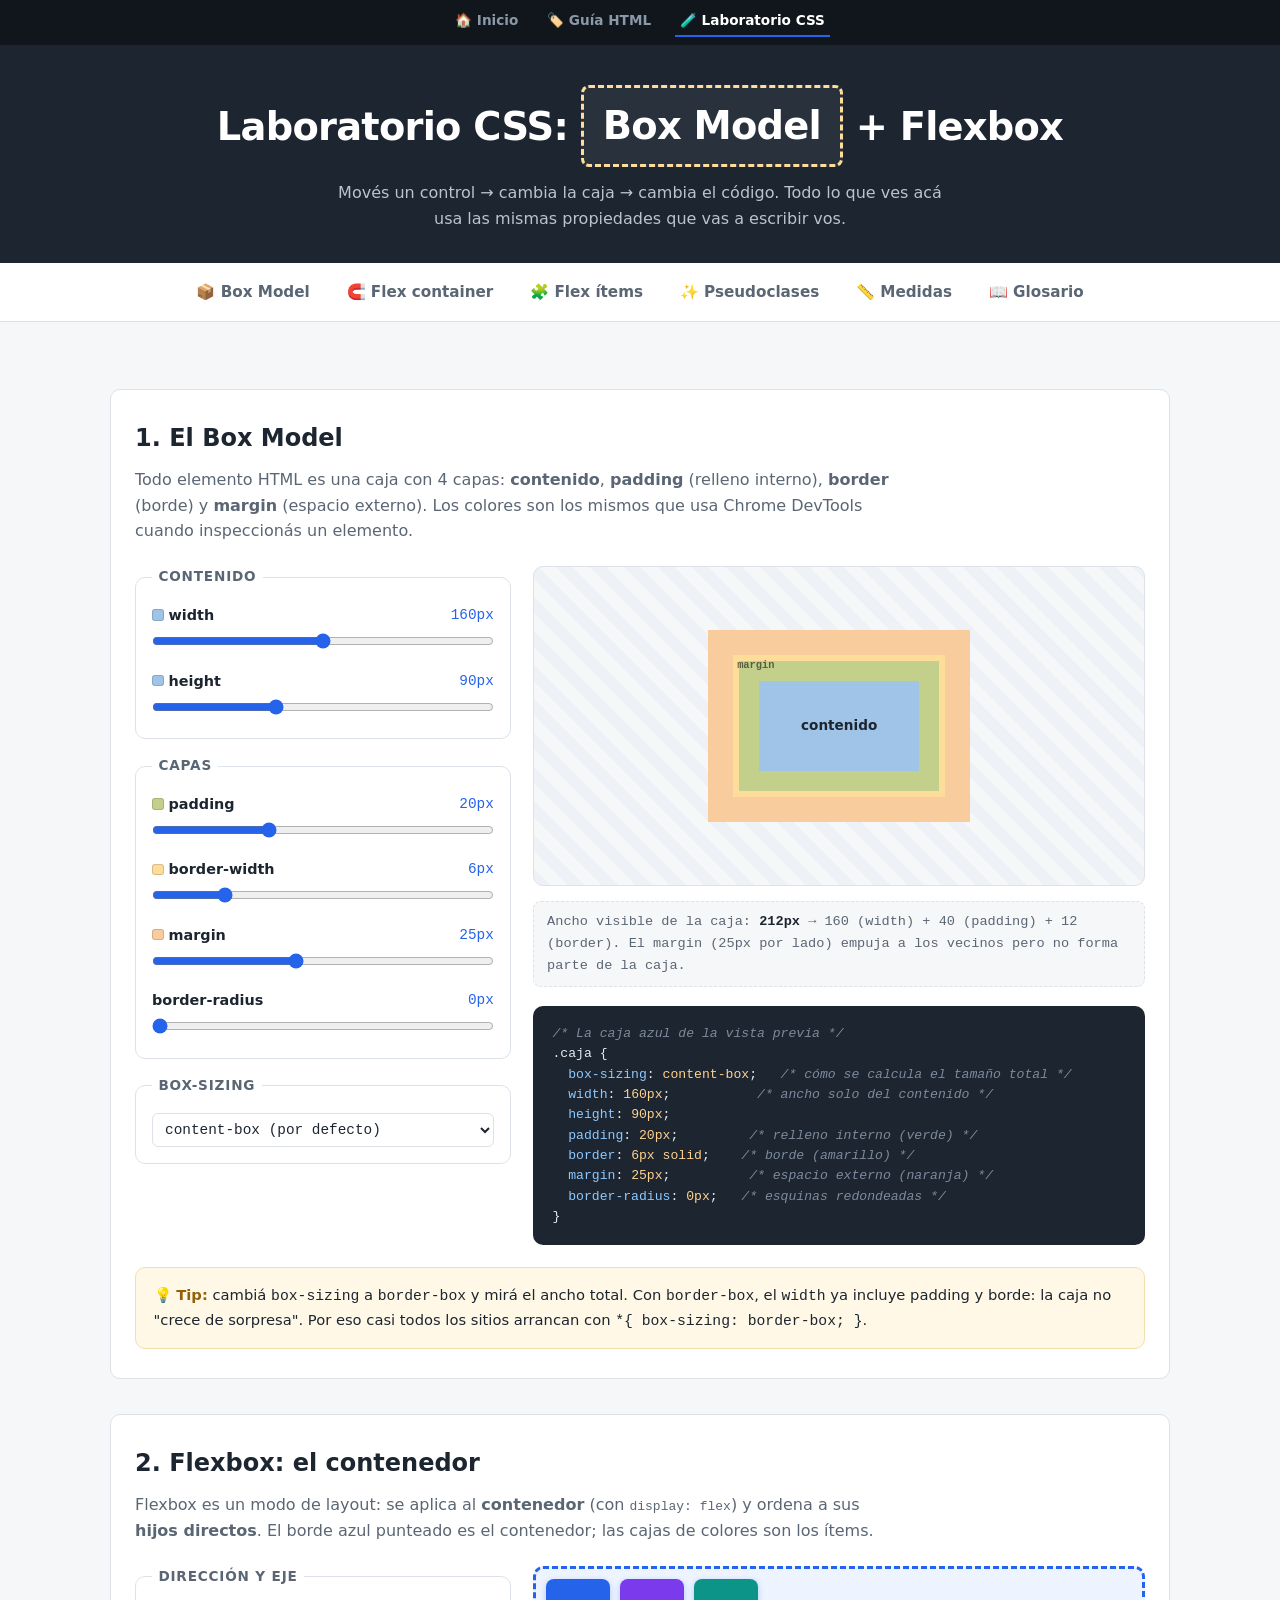
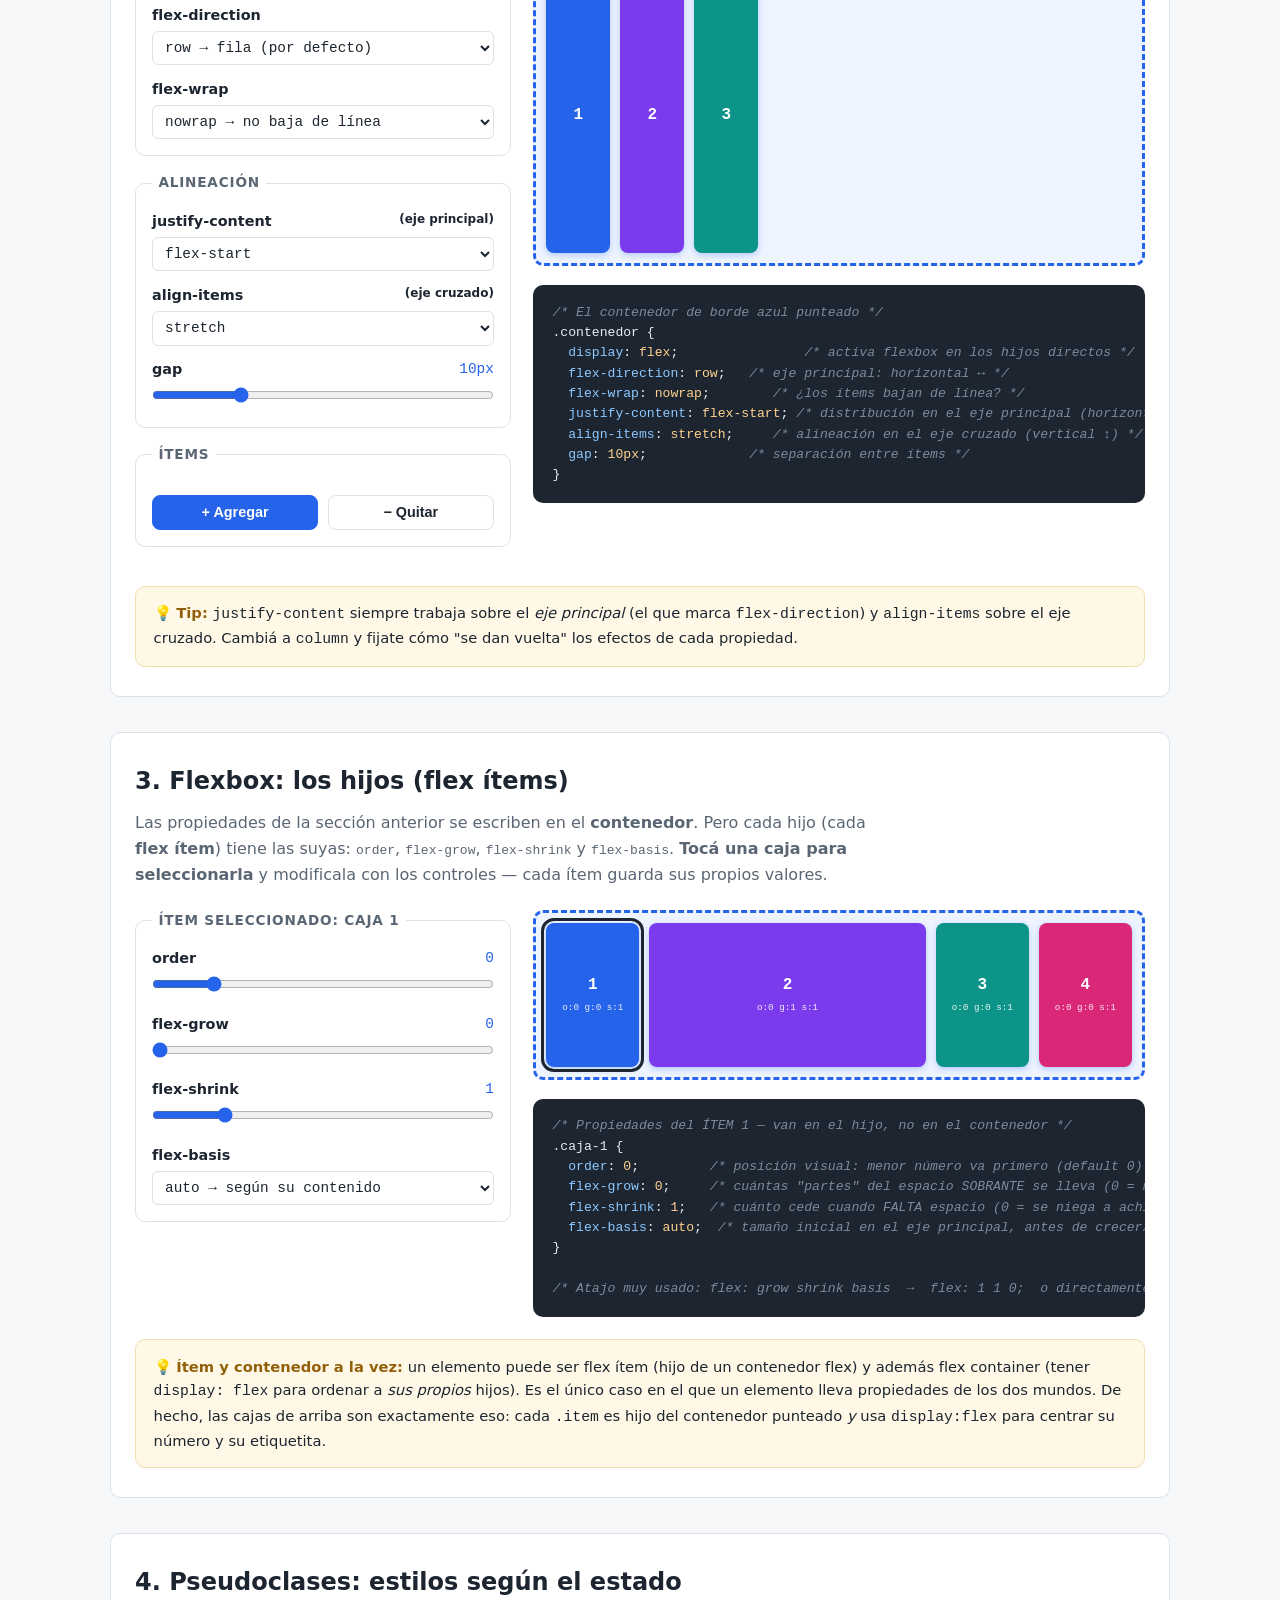
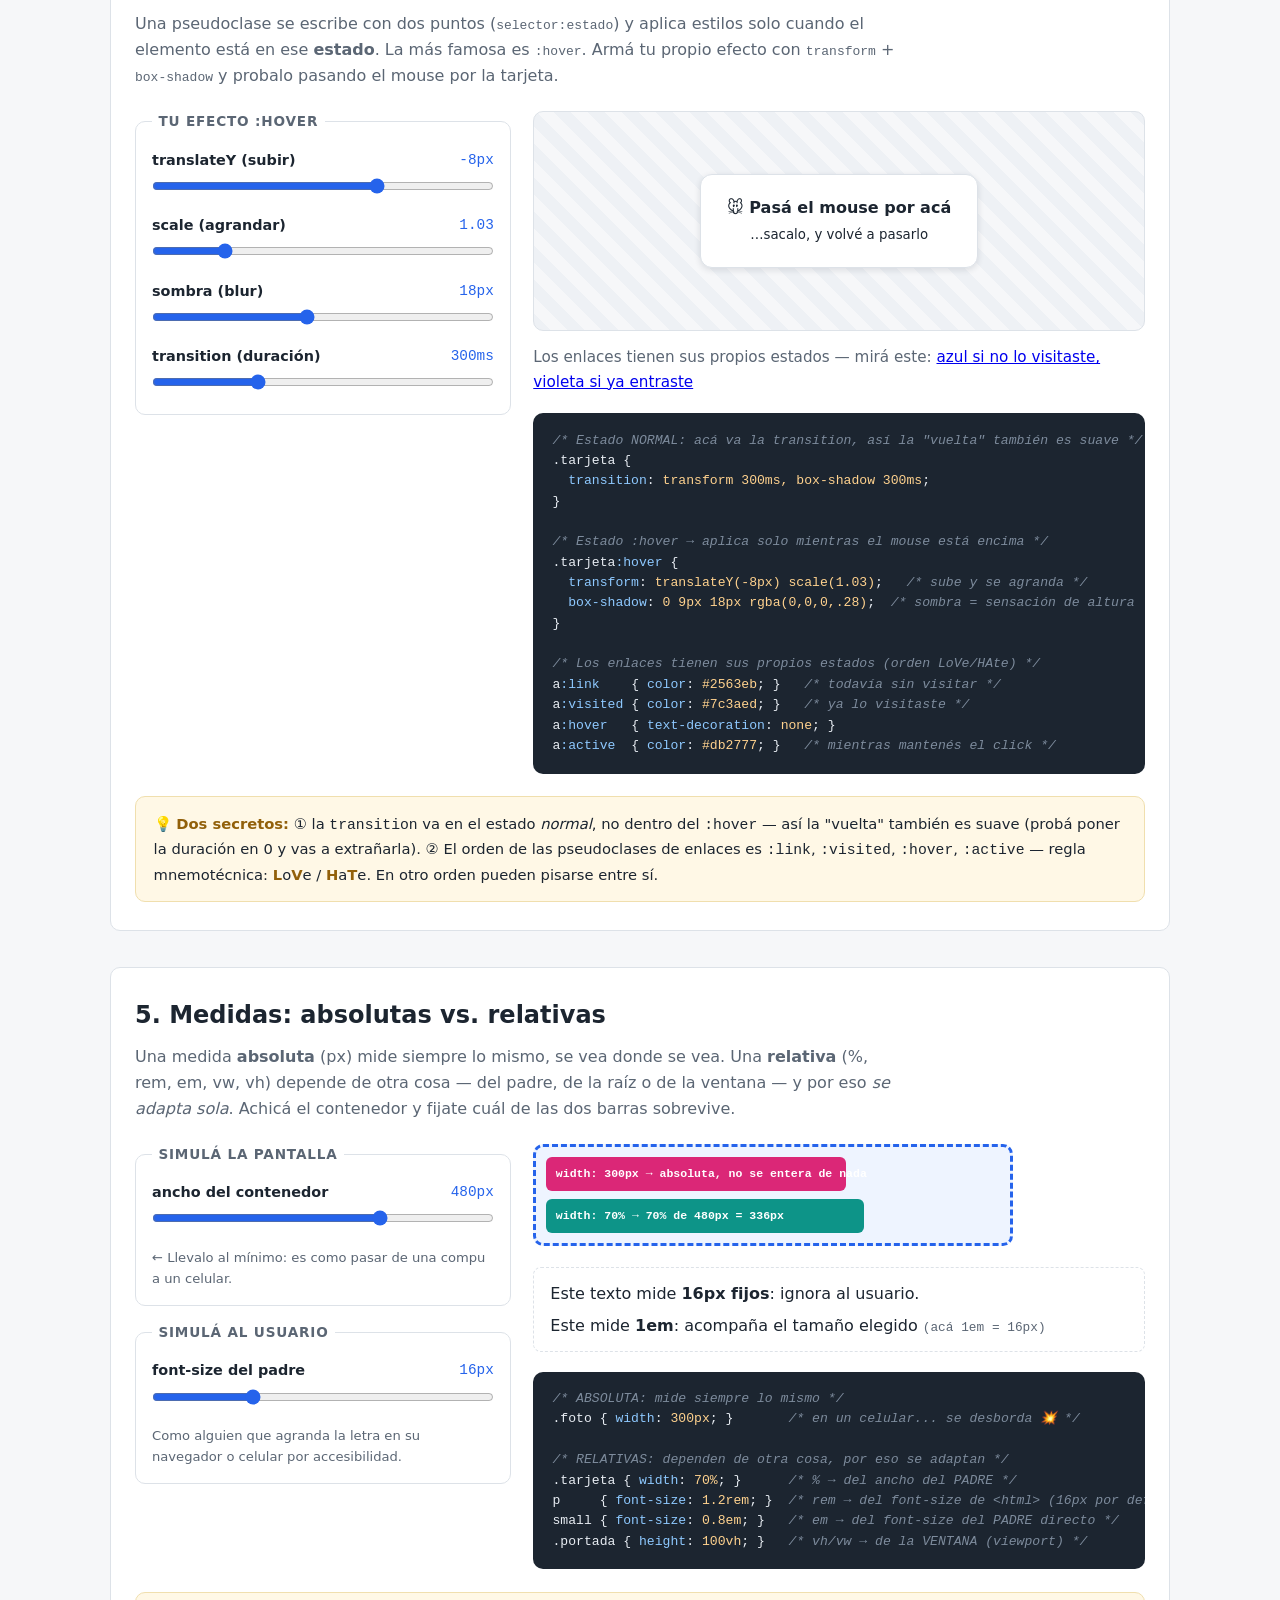
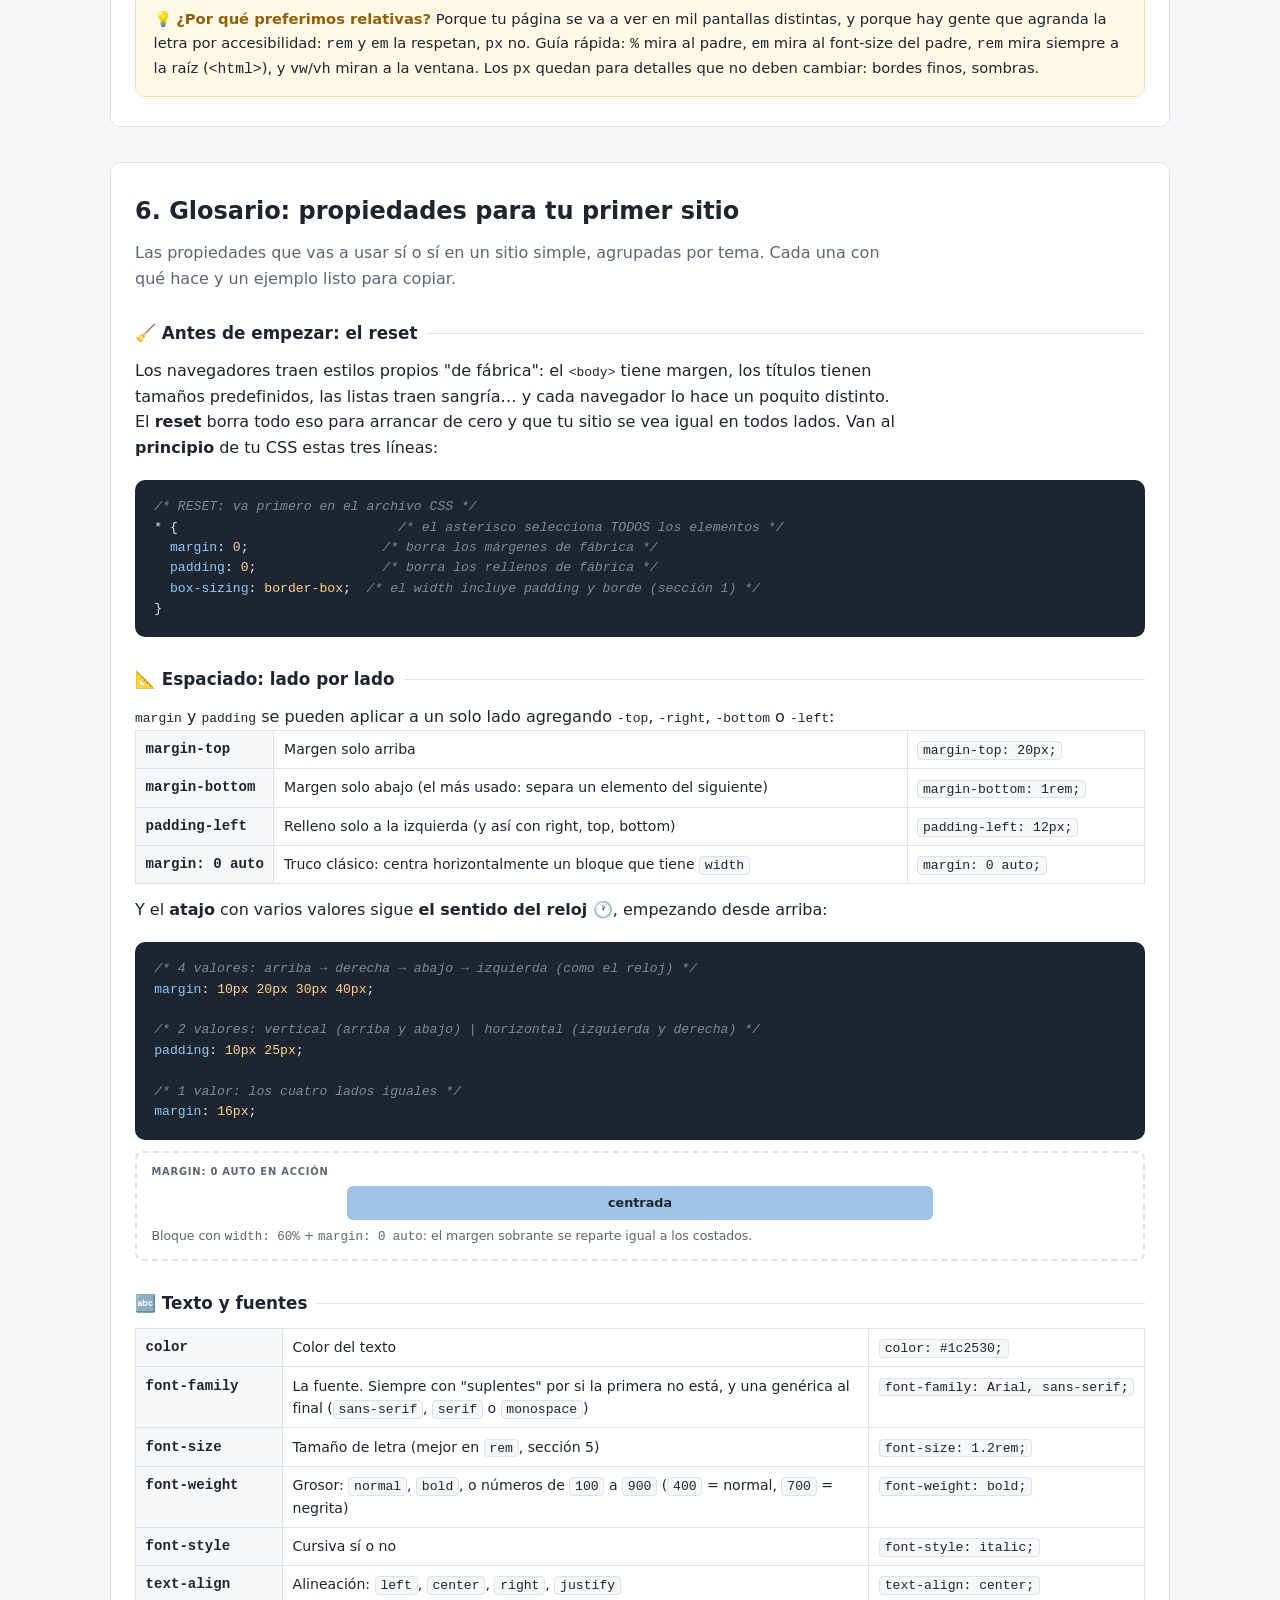
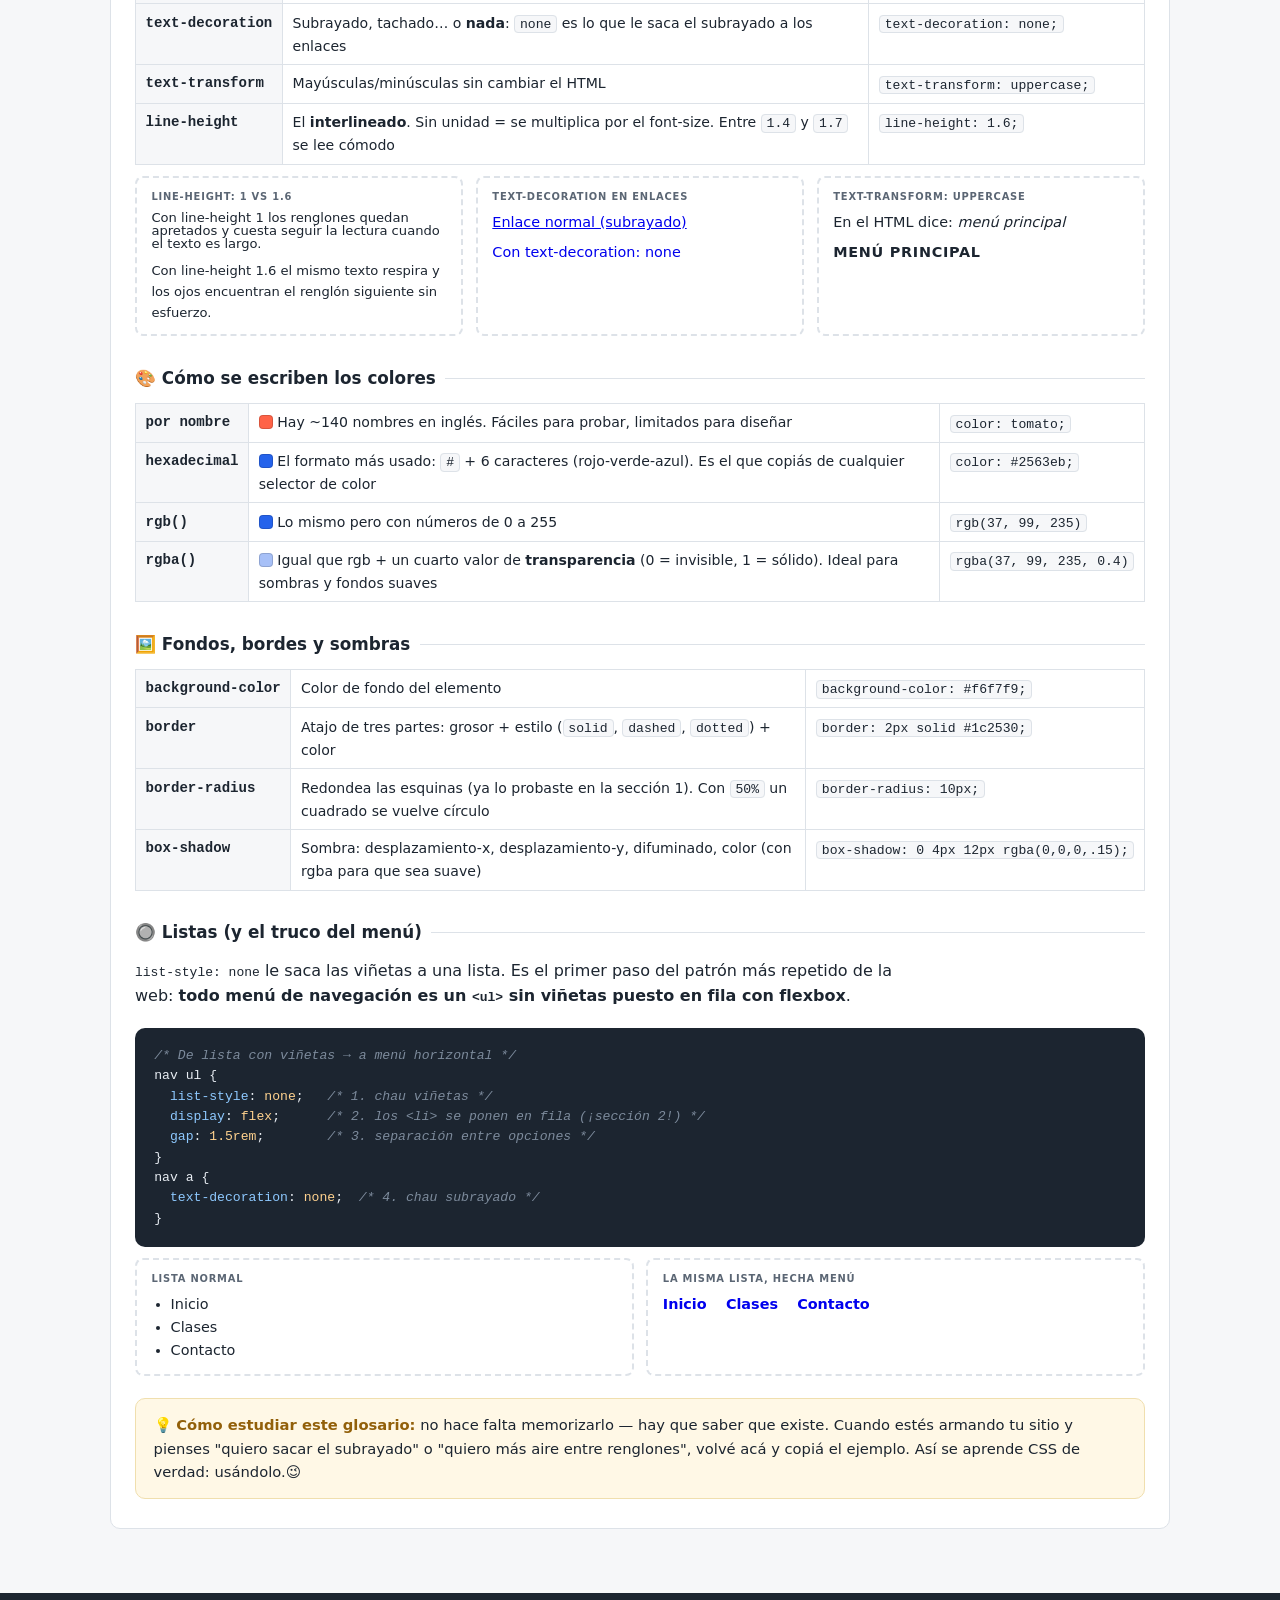
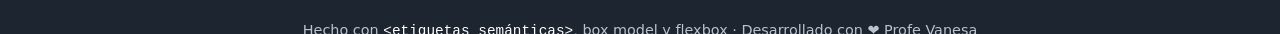
<file: laboratorio-css.html>
<!DOCTYPE html>
<html lang="es">
<head>
<meta charset="UTF-8">
<meta name="viewport" content="width=device-width, initial-scale=1.0">
<meta name="author" content="Vanesa Soria · 💻Profe Vane">
<meta name="description" content="Material interactivo para repasar HTML y CSS: guía de etiquetas con buscador y laboratorio con sliders para experimentar con box model, flexbox y pseudoclases.">
<meta property="og:title" content="Repaso HTML + CSS · Material interactivo">
<meta property="og:description" content="Guía de etiquetas + laboratorio CSS con sliders. Material de clase libre para uso educativo.">
<meta property="og:type" content="website">
<meta property="og:image" content="https://repaso-html-css.netlify.app//og-image.png">
<meta property="og:image:width" content="1200">
<meta property="og:image:height" content="630">
<meta name="twitter:card" content="summary_large_image">
<title>Laboratorio CSS · Box Model, Flexbox, Pseudoclases y Medidas</title>
<link rel="stylesheet" href="estilos-base.css">
<style>

:root{
  
  --c-margin:  #f9cc9d;   /* naranja: margin en DevTools */
  --c-padding: #c3d08b;   /* verde: padding en DevTools */
  --c-content: #9fc4e7;   /* azul: contenido en DevTools */
  --codigo-prop:#8ec9ff;  /* propiedades en el código de ejemplo */
}



header.principal h1{
  font-size: clamp(1.6rem, 4vw, 2.4rem);
  letter-spacing: -0.02em;
}
header.principal h1 .caja-titulo{
  display: inline-block;
  border: 3px dashed var(--c-border);
  background: rgba(255,255,255,.06);
  padding: .2em .5em;
  border-radius: 8px;
}

nav.menu{
  position: sticky;
  top: 0;
  z-index: 50;
  background: #fff;
  border-bottom: 1px solid var(--linea);
  display: flex;            
  justify-content: center;
  gap: .5rem;
  padding: .6rem 1rem;
  flex-wrap: wrap;
}
nav.menu a{
  text-decoration: none;
  color: var(--tinta-suave);
  font-weight: 600;
  font-size: .95rem;
  padding: .45rem .9rem;
  border-radius: 999px;
  transition: background .15s, color .15s;
}
nav.menu a:hover{              
  background: var(--acento);
  color: #fff;
}

main{
  max-width: 1100px;
  margin: 0 auto;
  padding: 2rem 1.25rem 4rem;
}


section.bloque{
  background: var(--tarjeta);
  border: 1px solid var(--linea);
  border-radius: var(--radio);
  padding: 1.8rem 1.5rem;
  margin-top: 2.2rem;
  scroll-margin-top: 4.5rem;   
}
section.bloque > h2{
  font-size: 1.5rem;
  display: flex;
  align-items: center;
  gap: .6rem;
}
section.bloque > h2 .tag{
  font-family: var(--mono);
  font-size: .75rem;
  background: var(--papel);
  border: 1px solid var(--linea);
  color: var(--tinta-suave);
  padding: .15rem .5rem;
  border-radius: 6px;
}
section.bloque > p.intro{
  color: var(--tinta-suave);
  margin: .6rem 0 1.4rem;
  max-width: 75ch;
}


.laboratorio{
  display: flex;
  flex-wrap: wrap;
  gap: 1.4rem;
}
.laboratorio .controles{ flex: 1 1 260px; }
.laboratorio .escenario{ flex: 2 1 380px; min-width: 0; }


fieldset.grupo{
  border: 1px solid var(--linea);
  border-radius: var(--radio);
  padding: 1rem;
  margin-bottom: 1rem;
}
fieldset.grupo legend{
  font-weight: 700;
  font-size: .85rem;
  text-transform: uppercase;
  letter-spacing: .06em;
  padding: 0 .4rem;
  color: var(--tinta-suave);
}
.control{ margin-bottom: .8rem; }
.control:last-child{ margin-bottom: 0; }
.control label{
  display: flex;
  justify-content: space-between;  
  font-size: .9rem;
  font-weight: 600;
  margin-bottom: .25rem;
}
.control label output{
  font-family: var(--mono);
  font-weight: 400;
  color: var(--acento);
}
.control input[type="range"]{
  width: 100%;
  accent-color: var(--acento);
}
.control select{
  width: 100%;
  padding: .45rem .5rem;
  font-family: var(--mono);
  font-size: .9rem;
  border: 1px solid var(--linea);
  border-radius: 6px;
  background: #fff;
  color: var(--tinta);
}
.chip-color{
  display:inline-block; width:.8em; height:.8em;
  border-radius:3px; margin-right:.35em; vertical-align:-.05em;
  border:1px solid rgba(0,0,0,.15);
}

/* --- Escenario del Box Model --- */
.vista{
  background: repeating-linear-gradient(45deg, #eef1f5 0 12px, #f6f7f9 12px 24px);
  border: 1px solid var(--linea);
  border-radius: var(--radio);
  padding: 1.2rem;
  display: flex;
  justify-content: center;
  align-items: center;
  min-height: 320px;
  overflow: auto;
}

#capaMargin{
  background: var(--c-margin);
  position: relative;
  transition: padding .15s;
}
#capaBorder{
  background: var(--c-border);
  transition: padding .15s;
}
#capaPadding{
  background: var(--c-padding);
  transition: padding .15s;
}
#capaContenido{
  background: var(--c-content);
  display: flex;
  justify-content: center;
  align-items: center;
  text-align: center;
  font-weight: 700;
  font-size: .85rem;
  transition: width .15s, height .15s;
  overflow: hidden;
}
.etiqueta-capa{
  position: absolute;
  font-family: var(--mono);
  font-size: .65rem;
  font-weight: 700;
  color: rgba(0,0,0,.55);
  padding: 2px 4px;
}
#totalCaja{
  margin-top: .9rem;
  font-family: var(--mono);
  font-size: .85rem;
  background: var(--papel);
  border: 1px dashed var(--linea);
  border-radius: 8px;
  padding: .6rem .8rem;
  color: var(--tinta-suave);
}
#totalCaja strong{ color: var(--tinta); }

/* --- Escenario Flexbox --- */
#flexContenedor{
  display: flex;              
  border: 3px dashed var(--acento);
  border-radius: var(--radio);
  background: #eef4ff;
  min-height: 300px;
  padding: 10px;
  transition: gap .15s;
}
#flexContenedor .item, #fiContenedor .item{
  background: var(--acento);
  color: #fff;
  font-family: var(--mono);
  font-weight: 700;
  border-radius: 8px;
  display: flex;
  justify-content: center;
  align-items: center;
  min-width: 64px;
  min-height: 64px;
  padding: .6rem 1rem;
  box-shadow: 0 2px 6px rgba(37,99,235,.3);
}
/* Ítems de distinto tamaño para que se note la alineación */
#flexContenedor .item:nth-child(2), #fiContenedor .item:nth-child(2){ min-height: 96px; background:#7c3aed; }
#flexContenedor .item:nth-child(3), #fiContenedor .item:nth-child(3){ min-height: 76px; background:#0d9488; }
#flexContenedor .item:nth-child(4), #fiContenedor .item:nth-child(4){ background:#db2777; }
#flexContenedor .item:nth-child(5), #fiContenedor .item:nth-child(5){ min-height: 110px; background:#d97706; }
#flexContenedor .item:nth-child(n+6){ background:#475569; }
.botonera{ display:flex; gap:.6rem; margin-top:.8rem; }
.botonera button{
  flex: 1;
  padding: .55rem .8rem;
  font-weight: 700;
  font-size: .9rem;
  border-radius: 8px;
  border: 1px solid var(--linea);
  background: #fff;
  color: var(--tinta);
  cursor: pointer;
  transition: background .15s;
}
.botonera button:hover{ background: var(--papel); }
.botonera button.primario{
  background: var(--acento);
  border-color: var(--acento);
  color: #fff;
}
.botonera button.primario:hover{ background:#1d4ed8; }

/* --- Panel de código en vivo --- */
pre.codigo{
  background: var(--codigo-bg);
  color: var(--codigo-tx);
  font-family: var(--mono);
  font-size: .82rem;
  line-height: 1.55;
  border-radius: var(--radio);
  padding: 1.1rem 1.2rem;
  margin-top: 1.2rem;
  overflow-x: auto;
  white-space: pre;
}
pre.codigo .prop{ color: var(--codigo-prop); }
pre.codigo .val{ color: var(--codigo-val); }
pre.codigo .com{ color: var(--codigo-com); font-style: italic; }

/* --- Sección 3: Flex ítems (propiedades de los HIJOS) --- */
#fiContenedor{
  display: flex;
  flex-wrap: nowrap;         
  border: 3px dashed var(--acento);
  border-radius: var(--radio);
  background: #eef4ff;
  min-height: 170px;
  padding: 10px;
  gap: 10px;
  overflow: hidden;
}
#fiContenedor .item{
  cursor: pointer;
  flex-direction: column;    
  gap: .15rem;
  user-select: none;
}
#fiContenedor .item .mini{
  font-size: .58rem;
  font-weight: 400;
  opacity: .9;
  white-space: nowrap;
}
#fiContenedor .item.sel{     
  outline: 3px solid var(--tinta);
  outline-offset: 2px;
}


#tarjetaHover{
  background: #fff;
  border: 1px solid var(--linea);
  border-radius: 12px;
  padding: 1.3rem 1.6rem;
  text-align: center;
  font-weight: 700;
  box-shadow: 0 2px 6px rgba(28,37,48,.12);
  cursor: pointer;
}
.demo-links{
  margin-top: .9rem;
  font-size: .95rem;
  color: var(--tinta-suave);
}

/* --- Sección 5: Medidas --- */
#medPadre{
  border: 3px dashed var(--acento);
  border-radius: var(--radio);
  background: #eef4ff;
  padding: 10px;
  width: 480px;              
  transition: width .1s;
}
.barra{
  color: #fff;
  font-family: var(--mono);
  font-size: .72rem;
  font-weight: 700;
  padding: .5rem .6rem;
  border-radius: 6px;
  white-space: nowrap;
}
.barra.px{  background: #db2777; width: 300px; margin-bottom: .5rem; } /* absoluta: se desborda */
.barra.pct{ background: #0d9488; width: 70%; }                          /* relativa: se adapta */
#medFuente{
  border: 1px dashed var(--linea);
  border-radius: 8px;
  background: #fff;
  padding: .8rem 1rem;
  margin-top: .9rem;
}

/* --- Sección 6: Glosario de propiedades --- */
h3.glo{
  font-size: 1.05rem;
  margin: 1.8rem 0 .7rem;
  display: flex;
  align-items: center;
  gap: .6rem;
}
h3.glo::after{          
  content: "";
  flex: 1;
  height: 1px;
  background: var(--linea);
}
table.glosario{
  width: 100%;
  border-collapse: collapse;
  font-size: .88rem;
}
table.glosario th, table.glosario td{
  text-align: left;
  padding: .45rem .6rem;
  border: 1px solid var(--linea);
  vertical-align: top;
}
table.glosario th{       
  font-family: var(--mono);
  font-weight: 700;
  background: var(--papel);
  white-space: nowrap;
  width: 1%;
}
table.glosario td code{
  font-family: var(--mono);
  font-size: .82rem;
  background: var(--papel);
  border: 1px solid var(--linea);
  border-radius: 4px;
  padding: .05rem .3rem;
  white-space: nowrap;
}
/* Mini demos renderizadas al lado de cada grupo */
.glo-demo{
  display: flex;
  flex-wrap: wrap;
  gap: .8rem;
  margin-top: .7rem;
}
.glo-demo > div{
  flex: 1 1 220px;
  border: 2px dashed var(--linea);
  border-radius: 8px;
  padding: .7rem .9rem;
  background: #fff;
  min-width: 0;
}
.glo-demo > div::before{
  content: attr(data-titulo);
  display: block;
  font-size: .62rem;
  font-weight: 800;
  letter-spacing: .08em;
  text-transform: uppercase;
  color: var(--tinta-suave);
  margin-bottom: .4rem;
}
.muestra-color{
  display: inline-block;
  width: 1em; height: 1em;
  border-radius: 4px;
  vertical-align: -.15em;
  border: 1px solid rgba(0,0,0,.15);
}


aside.tip{
  margin-top: 1.4rem;
  background: #fff8e6;
  border: 1px solid #f0dfae;
  border-radius: var(--radio);
  padding: .9rem 1.1rem;
  font-size: .92rem;
}
aside.tip strong{ color: #92600a; }


@media (max-width: 640px){
  section.bloque{ padding: 1.2rem 1rem; }
  pre.codigo{ font-size: .74rem; }
  table.glosario, table.glosario tbody, table.glosario tr,
  table.glosario th, table.glosario td,
  table.atributos, table.atributos tbody, table.atributos tr,
  table.atributos th, table.atributos td{
    display: block;        
    width: 100%;
  }
  table.glosario tr, table.atributos tr{
    border: 1px solid var(--linea);
    border-radius: 8px;
    margin-bottom: .8rem;
    overflow: hidden;
  }
  table.glosario th, table.glosario td,
  table.atributos th, table.atributos td{
    border: none;
    border-bottom: 1px solid var(--linea);
    white-space: normal;    
  }
  table.glosario td:last-child, table.atributos td:last-child{
    border-bottom: none;
  }
  table.glosario td code, table.atributos td code{
    white-space: normal;     
    word-break: break-word;
  }
}
</style>
<script async src="https://www.googletagmanager.com/gtag/js?id=G-RELLPXWC37"></script>
<script>
  window.dataLayer = window.dataLayer || [];
  function gtag(){dataLayer.push(arguments);}
  gtag('js', new Date());

  gtag('config', 'G-RELLPXWC37');
</script>
</head>

<body>


<nav class="barra-sitio" aria-label="Páginas del sitio">
  <a href="index.html">🏠 Inicio</a>
  <a href="guia-etiquetas.html">🏷️ Guía HTML</a>
  <a href="laboratorio-css.html" aria-current="page">🧪 Laboratorio CSS</a>
</nav>


<header class="principal">
  <h1>Laboratorio CSS: <span class="caja-titulo">Box Model</span> + Flexbox</h1>
  <p>Movés un control → cambia la caja → cambia el código. Todo lo que ves acá usa las mismas propiedades que vas a escribir vos.</p>
</header>


<nav class="menu" aria-label="Navegación principal">
  <a href="#box-model">📦 Box Model</a>
  <a href="#flexbox">🧲 Flex container</a>
  <a href="#flex-items">🧩 Flex ítems</a>
  <a href="#pseudoclases">✨ Pseudoclases</a>
  <a href="#medidas">📏 Medidas</a>
  <a href="#glosario">📖 Glosario</a>
</nav>


<main>

  <section class="bloque" id="box-model">
    <h2>1. El Box Model</h2>
    <p class="intro">
      Todo elemento HTML es una caja con 4 capas: <strong>contenido</strong>,
      <strong>padding</strong> (relleno interno), <strong>border</strong> (borde)
      y <strong>margin</strong> (espacio externo). Los colores son los mismos
      que usa Chrome DevTools cuando inspeccionás un elemento.
    </p>

    <div class="laboratorio">
      <!-- Panel de controles -->
      <div class="controles">
        <fieldset class="grupo">
          <legend>Contenido</legend>
          <div class="control">
            <label for="bmWidth"><span><span class="chip-color" style="background:var(--c-content)"></span>width</span> <output id="bmWidthOut">160px</output></label>
            <input type="range" id="bmWidth" min="60" max="260" value="160">
          </div>
          <div class="control">
            <label for="bmHeight"><span><span class="chip-color" style="background:var(--c-content)"></span>height</span> <output id="bmHeightOut">90px</output></label>
            <input type="range" id="bmHeight" min="40" max="180" value="90">
          </div>
        </fieldset>

        <fieldset class="grupo">
          <legend>Capas</legend>
          <div class="control">
            <label for="bmPadding"><span><span class="chip-color" style="background:var(--c-padding)"></span>padding</span> <output id="bmPaddingOut">20px</output></label>
            <input type="range" id="bmPadding" min="0" max="60" value="20">
          </div>
          <div class="control">
            <label for="bmBorder"><span><span class="chip-color" style="background:var(--c-border)"></span>border-width</span> <output id="bmBorderOut">6px</output></label>
            <input type="range" id="bmBorder" min="0" max="30" value="6">
          </div>
          <div class="control">
            <label for="bmMargin"><span><span class="chip-color" style="background:var(--c-margin)"></span>margin</span> <output id="bmMarginOut">25px</output></label>
            <input type="range" id="bmMargin" min="0" max="60" value="25">
          </div>
          <div class="control">
            <label for="bmRadius"><span>border-radius</span> <output id="bmRadiusOut">0px</output></label>
            <input type="range" id="bmRadius" min="0" max="60" value="0">
          </div>
        </fieldset>

        <fieldset class="grupo">
          <legend>box-sizing</legend>
          <div class="control">
            <select id="bmSizing">
              <option value="content-box">content-box (por defecto)</option>
              <option value="border-box">border-box (el que usamos siempre)</option>
            </select>
          </div>
        </fieldset>
      </div>

      <!-- Vista previa -->
      <div class="escenario">
        <div class="vista">
          <div id="capaMargin">
            <span class="etiqueta-capa">margin</span>
            <div id="capaBorder">
              <div id="capaPadding">
                <div id="capaContenido">contenido</div>
              </div>
            </div>
          </div>
        </div>
        <p id="totalCaja"></p>
        <pre class="codigo" id="bmCodigo"></pre>
      </div>
    </div>

    <aside class="tip">
      💡 <strong>Tip:</strong> cambiá <code>box-sizing</code> a <code>border-box</code> y mirá el ancho total.
      Con <code>border-box</code>, el <code>width</code> ya incluye padding y borde: la caja no "crece de sorpresa".
      Por eso casi todos los sitios arrancan con <code>*{ box-sizing: border-box; }</code>.
    </aside>
  </section>

  <section class="bloque" id="flexbox">
    <h2>2. Flexbox: el contenedor</h2>
    <p class="intro">
      Flexbox es un modo de layout: se aplica al <strong>contenedor</strong>
      (con <code>display: flex</code>) y ordena a sus <strong>hijos directos</strong>.
      El borde azul punteado es el contenedor; las cajas de colores son los ítems.
    </p>

    <div class="laboratorio">
      <div class="controles">
        <fieldset class="grupo">
          <legend>Dirección y eje</legend>
          <div class="control">
            <label for="fxDirection">flex-direction</label>
            <select id="fxDirection">
              <option value="row">row → fila (por defecto)</option>
              <option value="row-reverse">row-reverse → fila invertida</option>
              <option value="column">column → columna</option>
              <option value="column-reverse">column-reverse → columna invertida</option>
            </select>
          </div>
          <div class="control">
            <label for="fxWrap">flex-wrap</label>
            <select id="fxWrap">
              <option value="nowrap">nowrap → no baja de línea</option>
              <option value="wrap">wrap → baja si no entra</option>
              <option value="wrap-reverse">wrap-reverse</option>
            </select>
          </div>
        </fieldset>

        <fieldset class="grupo">
          <legend>Alineación</legend>
          <div class="control">
            <label for="fxJustify">justify-content <small>(eje principal)</small></label>
            <select id="fxJustify">
              <option value="flex-start">flex-start</option>
              <option value="center">center</option>
              <option value="flex-end">flex-end</option>
              <option value="space-between">space-between</option>
              <option value="space-around">space-around</option>
              <option value="space-evenly">space-evenly</option>
            </select>
          </div>
          <div class="control">
            <label for="fxAlign">align-items <small>(eje cruzado)</small></label>
            <select id="fxAlign">
              <option value="stretch">stretch</option>
              <option value="flex-start">flex-start</option>
              <option value="center">center</option>
              <option value="flex-end">flex-end</option>
            </select>
          </div>
          <div class="control">
            <label for="fxGap"><span>gap</span> <output id="fxGapOut">10px</output></label>
            <input type="range" id="fxGap" min="0" max="40" value="10">
          </div>
        </fieldset>

        <fieldset class="grupo">
          <legend>Ítems</legend>
          <div class="botonera">
            <button type="button" class="primario" id="fxAgregar">+ Agregar</button>
            <button type="button" id="fxQuitar">− Quitar</button>
          </div>
        </fieldset>
      </div>

      <!-- Vista previa flex -->
      <div class="escenario">
        <div id="flexContenedor">
          <div class="item">1</div>
          <div class="item">2</div>
          <div class="item">3</div>
        </div>
        <pre class="codigo" id="fxCodigo"></pre>
      </div>
    </div>

    <aside class="tip">
      💡 <strong>Tip:</strong> <code>justify-content</code> siempre trabaja sobre el
      <em>eje principal</em> (el que marca <code>flex-direction</code>) y
      <code>align-items</code> sobre el eje cruzado. Cambiá a <code>column</code>
      y fijate cómo "se dan vuelta" los efectos de cada propiedad.
    </aside>
  </section>


  <section class="bloque" id="flex-items">
    <h2>3. Flexbox: los hijos (flex ítems)</h2>
    <p class="intro">
      Las propiedades de la sección anterior se escriben en el <strong>contenedor</strong>.
      Pero cada hijo (cada <strong>flex ítem</strong>) tiene las suyas:
      <code>order</code>, <code>flex-grow</code>, <code>flex-shrink</code> y
      <code>flex-basis</code>. <strong>Tocá una caja para seleccionarla</strong>
      y modificala con los controles — cada ítem guarda sus propios valores.
    </p>

    <div class="laboratorio">
     
      <div class="controles">
        <fieldset class="grupo">
          <legend>Ítem seleccionado: caja <span id="fiCual">1</span></legend>
          <div class="control">
            <label for="fiOrder"><span>order</span> <output id="fiOrderOut">0</output></label>
            <input type="range" id="fiOrder" min="-1" max="5" value="0">
          </div>
          <div class="control">
            <label for="fiGrow"><span>flex-grow</span> <output id="fiGrowOut">0</output></label>
            <input type="range" id="fiGrow" min="0" max="5" value="0">
          </div>
          <div class="control">
            <label for="fiShrink"><span>flex-shrink</span> <output id="fiShrinkOut">1</output></label>
            <input type="range" id="fiShrink" min="0" max="5" value="1">
          </div>
          <div class="control">
            <label for="fiBasis">flex-basis</label>
            <select id="fiBasis">
              <option value="auto">auto → según su contenido</option>
              <option value="0">0 → arranca de cero</option>
              <option value="120px">120px → tamaño inicial fijo</option>
              <option value="220px">220px → tamaño inicial grande</option>
              <option value="40%">40% → relativo al contenedor</option>
            </select>
          </div>
        </fieldset>
      </div>


      <div class="escenario">
        <div id="fiContenedor">
          <div class="item"><span>1</span><span class="mini"></span></div>
          <div class="item"><span>2</span><span class="mini"></span></div>
          <div class="item"><span>3</span><span class="mini"></span></div>
          <div class="item"><span>4</span><span class="mini"></span></div>
        </div>
        <pre class="codigo" id="fiCodigo"></pre>
      </div>
    </div>

    <aside class="tip">
      💡 <strong>Ítem y contenedor a la vez:</strong> un elemento puede ser flex ítem
      (hijo de un contenedor flex) y además flex container (tener <code>display: flex</code>
      para ordenar a <em>sus propios</em> hijos). Es el único caso en el que un elemento
      lleva propiedades de los dos mundos. De hecho, las cajas de arriba son exactamente
      eso: cada <code>.item</code> es hijo del contenedor punteado <em>y</em> usa
      <code>display:flex</code> para centrar su número y su etiquetita.
    </aside>
  </section>


  <section class="bloque" id="pseudoclases">
    <h2>4. Pseudoclases: estilos según el estado</h2>
    <p class="intro">
      Una pseudoclase se escribe con dos puntos (<code>selector:estado</code>) y aplica
      estilos solo cuando el elemento está en ese <strong>estado</strong>. La más famosa
      es <code>:hover</code>. Armá tu propio efecto con <code>transform</code> +
      <code>box-shadow</code> y probalo pasando el mouse por la tarjeta.
    </p>

    <div class="laboratorio">
      <div class="controles">
        <fieldset class="grupo">
          <legend>Tu efecto :hover</legend>
          <div class="control">
            <label for="psTy"><span>translateY (subir)</span> <output id="psTyOut">-8px</output></label>
            <input type="range" id="psTy" min="-24" max="0" value="-8">
          </div>
          <div class="control">
            <label for="psScale"><span>scale (agrandar)</span> <output id="psScaleOut">1.03</output></label>
            <input type="range" id="psScale" min="100" max="115" value="103">
          </div>
          <div class="control">
            <label for="psBlur"><span>sombra (blur)</span> <output id="psBlurOut">18px</output></label>
            <input type="range" id="psBlur" min="0" max="40" value="18">
          </div>
          <div class="control">
            <label for="psDur"><span>transition (duración)</span> <output id="psDurOut">300ms</output></label>
            <input type="range" id="psDur" min="0" max="1000" step="50" value="300">
          </div>
        </fieldset>
      </div>

      <div class="escenario">
        <div class="vista" style="min-height:220px">
          <div id="tarjetaHover">🐭 Pasá el mouse por acá<br><small style="font-weight:400">…sacalo, y volvé a pasarlo</small></div>
        </div>
        <p class="demo-links">Los enlaces tienen sus propios estados — mirá este:
          <a href="https://developer.mozilla.org" target="_blank" rel="noopener">azul si no lo visitaste, violeta si ya entraste</a>
        </p>
        <pre class="codigo" id="psCodigo"></pre>
      </div>
    </div>

    <aside class="tip">
      💡 <strong>Dos secretos:</strong> ① la <code>transition</code> va en el estado
      <em>normal</em>, no dentro del <code>:hover</code> — así la "vuelta" también es suave
      (probá poner la duración en 0 y vas a extrañarla). ② El orden de las pseudoclases
      de enlaces es <code>:link</code>, <code>:visited</code>, <code>:hover</code>,
      <code>:active</code> — regla mnemotécnica: <strong>L</strong>o<strong>V</strong>e /
      <strong>H</strong>a<strong>T</strong>e. En otro orden pueden pisarse entre sí.
    </aside>
  </section>


  <section class="bloque" id="medidas">
    <h2>5. Medidas: absolutas vs. relativas</h2>
    <p class="intro">
      Una medida <strong>absoluta</strong> (px) mide siempre lo mismo, se vea donde se vea.
      Una <strong>relativa</strong> (%, rem, em, vw, vh) depende de otra cosa — del padre,
      de la raíz o de la ventana — y por eso <em>se adapta sola</em>.
      Achicá el contenedor y fijate cuál de las dos barras sobrevive.
    </p>

    <div class="laboratorio">
      <div class="controles">
        <fieldset class="grupo">
          <legend>Simulá la pantalla</legend>
          <div class="control">
            <label for="mdAncho"><span>ancho del contenedor</span> <output id="mdAnchoOut">480px</output></label>
            <input type="range" id="mdAncho" min="230" max="600" value="480">
          </div>
          <p style="font-size:.82rem;color:var(--tinta-suave)">← Llevalo al mínimo: es como pasar de una compu a un celular.</p>
        </fieldset>
        <fieldset class="grupo">
          <legend>Simulá al usuario</legend>
          <div class="control">
            <label for="mdFuente"><span>font-size del padre</span> <output id="mdFuenteOut">16px</output></label>
            <input type="range" id="mdFuente" min="12" max="26" value="16">
          </div>
          <p style="font-size:.82rem;color:var(--tinta-suave)">Como alguien que agranda la letra en su navegador o celular por accesibilidad.</p>
        </fieldset>
      </div>

      <div class="escenario">
        
        <div style="overflow-x:auto;padding-bottom:.4rem">
          <div id="medPadre">
            <div class="barra px">width: 300px → absoluta, no se entera de nada</div>
            <div class="barra pct">width: 70% <span id="pctCalc"></span></div>
          </div>
        </div>

        
        <div id="medFuente">
          <p style="font-size:16px;margin:0">Este texto mide <strong>16px fijos</strong>: ignora al usuario.</p>
          <p style="font-size:1em;margin:.4rem 0 0">Este mide <strong>1em</strong>: acompaña el tamaño elegido <span id="emCalc" style="font-family:var(--mono);font-size:.8em;color:var(--tinta-suave)"></span></p>
        </div>

        <pre class="codigo"><span class="com">/* ABSOLUTA: mide siempre lo mismo */</span>
.foto { <span class="prop">width</span>: <span class="val">300px</span>; }       <span class="com">/* en un celular... se desborda 💥 */</span>

<span class="com">/* RELATIVAS: dependen de otra cosa, por eso se adaptan */</span>
.tarjeta { <span class="prop">width</span>: <span class="val">70%</span>; }      <span class="com">/* % → del ancho del PADRE */</span>
p     { <span class="prop">font-size</span>: <span class="val">1.2rem</span>; }  <span class="com">/* rem → del font-size de &lt;html&gt; (16px por defecto → 19.2px) */</span>
small { <span class="prop">font-size</span>: <span class="val">0.8em</span>; }   <span class="com">/* em → del font-size del PADRE directo */</span>
.portada { <span class="prop">height</span>: <span class="val">100vh</span>; }   <span class="com">/* vh/vw → de la VENTANA (viewport) */</span></pre>
      </div>
    </div>

    <aside class="tip">
      💡 <strong>¿Por qué preferimos relativas?</strong> Porque tu página se va a ver en
      mil pantallas distintas, y porque hay gente que agranda la letra por accesibilidad:
      <code>rem</code> y <code>em</code> la respetan, <code>px</code> no. Guía rápida:
      <code>%</code> mira al padre, <code>em</code> mira al font-size del padre,
      <code>rem</code> mira siempre a la raíz (<code>&lt;html&gt;</code>), y
      <code>vw</code>/<code>vh</code> miran a la ventana. Los <code>px</code> quedan para
      detalles que no deben cambiar: bordes finos, sombras.
    </aside>
  </section>


  <section class="bloque" id="glosario">
    <h2>6. Glosario: propiedades para tu primer sitio</h2>
    <p class="intro">
      Las propiedades que vas a usar sí o sí en un sitio simple, agrupadas por tema.
      Cada una con qué hace y un ejemplo listo para copiar.
    </p>

    <!-- ─── El reset ─── -->
    <h3 class="glo">🧹 Antes de empezar: el reset</h3>
    <p style="max-width:75ch">
      Los navegadores traen estilos propios "de fábrica": el <code>&lt;body&gt;</code> tiene
      margen, los títulos tienen tamaños predefinidos, las listas traen sangría… y cada
      navegador lo hace un poquito distinto. El <strong>reset</strong> borra todo eso para
      arrancar de cero y que tu sitio se vea igual en todos lados. Van al
      <strong>principio</strong> de tu CSS estas tres líneas:
    </p>
    <pre class="codigo"><span class="com">/* RESET: va primero en el archivo CSS */</span>
* {                            <span class="com">/* el asterisco selecciona TODOS los elementos */</span>
  <span class="prop">margin</span>: <span class="val">0</span>;                 <span class="com">/* borra los márgenes de fábrica */</span>
  <span class="prop">padding</span>: <span class="val">0</span>;                <span class="com">/* borra los rellenos de fábrica */</span>
  <span class="prop">box-sizing</span>: <span class="val">border-box</span>;  <span class="com">/* el width incluye padding y borde (sección 1) */</span>
}</pre>

    <!-- ─── Espaciado ─── -->
    <h3 class="glo">📐 Espaciado: lado por lado</h3>
    <p style="max-width:75ch">
      <code>margin</code> y <code>padding</code> se pueden aplicar a un solo lado
      agregando <code>-top</code>, <code>-right</code>, <code>-bottom</code> o <code>-left</code>:
    </p>
    <table class="glosario">
      <tr><th>margin-top</th><td>Margen solo arriba</td><td><code>margin-top: 20px;</code></td></tr>
      <tr><th>margin-bottom</th><td>Margen solo abajo (el más usado: separa un elemento del siguiente)</td><td><code>margin-bottom: 1rem;</code></td></tr>
      <tr><th>padding-left</th><td>Relleno solo a la izquierda (y así con right, top, bottom)</td><td><code>padding-left: 12px;</code></td></tr>
      <tr><th>margin: 0 auto</th><td>Truco clásico: centra horizontalmente un bloque que tiene <code>width</code></td><td><code>margin: 0 auto;</code></td></tr>
    </table>
    <p style="max-width:75ch;margin-top:.8rem">
      Y el <strong>atajo</strong> con varios valores sigue <strong>el sentido del reloj 🕐</strong>,
      empezando desde arriba:
    </p>
    <pre class="codigo"><span class="com">/* 4 valores: arriba → derecha → abajo → izquierda (como el reloj) */</span>
<span class="prop">margin</span>: <span class="val">10px 20px 30px 40px</span>;

<span class="com">/* 2 valores: vertical (arriba y abajo) | horizontal (izquierda y derecha) */</span>
<span class="prop">padding</span>: <span class="val">10px 25px</span>;

<span class="com">/* 1 valor: los cuatro lados iguales */</span>
<span class="prop">margin</span>: <span class="val">16px</span>;</pre>
    <div class="glo-demo">
      <div data-titulo="margin: 0 auto en acción">
        <div style="width:60%;margin:0 auto;background:var(--c-content);border-radius:6px;text-align:center;padding:.4rem;font-size:.8rem;font-weight:700">centrada</div>
        <p style="font-size:.78rem;color:var(--tinta-suave);margin-top:.4rem">Bloque con <code style="font-family:var(--mono)">width: 60%</code> + <code style="font-family:var(--mono)">margin: 0 auto</code>: el margen sobrante se reparte igual a los costados.</p>
      </div>
    </div>

    <!-- ─── Texto y fuentes ─── -->
    <h3 class="glo">🔤 Texto y fuentes</h3>
    <table class="glosario">
      <tr><th>color</th><td>Color del texto</td><td><code>color: #1c2530;</code></td></tr>
      <tr><th>font-family</th><td>La fuente. Siempre con "suplentes" por si la primera no está, y una genérica al final (<code>sans-serif</code>, <code>serif</code> o <code>monospace</code>)</td><td><code>font-family: Arial, sans-serif;</code></td></tr>
      <tr><th>font-size</th><td>Tamaño de letra (mejor en <code>rem</code>, sección 5)</td><td><code>font-size: 1.2rem;</code></td></tr>
      <tr><th>font-weight</th><td>Grosor: <code>normal</code>, <code>bold</code>, o números de <code>100</code> a <code>900</code> (<code>400</code> = normal, <code>700</code> = negrita)</td><td><code>font-weight: bold;</code></td></tr>
      <tr><th>font-style</th><td>Cursiva sí o no</td><td><code>font-style: italic;</code></td></tr>
      <tr><th>text-align</th><td>Alineación: <code>left</code>, <code>center</code>, <code>right</code>, <code>justify</code></td><td><code>text-align: center;</code></td></tr>
      <tr><th>text-decoration</th><td>Subrayado, tachado… o <strong>nada</strong>: <code>none</code> es lo que le saca el subrayado a los enlaces</td><td><code>text-decoration: none;</code></td></tr>
      <tr><th>text-transform</th><td>Mayúsculas/minúsculas sin cambiar el HTML</td><td><code>text-transform: uppercase;</code></td></tr>
      <tr><th>line-height</th><td>El <strong>interlineado</strong>. Sin unidad = se multiplica por el font-size. Entre <code>1.4</code> y <code>1.7</code> se lee cómodo</td><td><code>line-height: 1.6;</code></td></tr>
    </table>
    <div class="glo-demo">
      <div data-titulo="line-height: 1 vs 1.6">
        <p style="line-height:1;font-size:.82rem;margin:0">Con line-height 1 los renglones quedan apretados y cuesta seguir la lectura cuando el texto es largo.</p>
        <p style="line-height:1.6;font-size:.82rem;margin:.6rem 0 0">Con line-height 1.6 el mismo texto respira y los ojos encuentran el renglón siguiente sin esfuerzo.</p>
      </div>
      <div data-titulo="text-decoration en enlaces">
        <p style="font-size:.9rem;margin:0"><a href="#glosario">Enlace normal (subrayado)</a></p>
        <p style="font-size:.9rem;margin:.4rem 0 0"><a href="#glosario" style="text-decoration:none">Con text-decoration: none</a></p>
      </div>
      <div data-titulo="text-transform: uppercase">
        <p style="font-size:.9rem;margin:0">En el HTML dice: <em>menú principal</em></p>
        <p style="font-size:.9rem;margin:.4rem 0 0;text-transform:uppercase;font-weight:700;letter-spacing:.05em">menú principal</p>
      </div>
    </div>

    <!-- ─── Colores ─── -->
    <h3 class="glo">🎨 Cómo se escriben los colores</h3>
    <table class="glosario">
      <tr><th>por nombre</th><td><span class="muestra-color" style="background:tomato"></span> Hay ~140 nombres en inglés. Fáciles para probar, limitados para diseñar</td><td><code>color: tomato;</code></td></tr>
      <tr><th>hexadecimal</th><td><span class="muestra-color" style="background:#2563eb"></span> El formato más usado: <code>#</code> + 6 caracteres (rojo-verde-azul). Es el que copiás de cualquier selector de color</td><td><code>color: #2563eb;</code></td></tr>
      <tr><th>rgb()</th><td><span class="muestra-color" style="background:rgb(37,99,235)"></span> Lo mismo pero con números de 0 a 255</td><td><code>rgb(37, 99, 235)</code></td></tr>
      <tr><th>rgba()</th><td><span class="muestra-color" style="background:rgba(37,99,235,.4)"></span> Igual que rgb + un cuarto valor de <strong>transparencia</strong> (0 = invisible, 1 = sólido). Ideal para sombras y fondos suaves</td><td><code>rgba(37, 99, 235, 0.4)</code></td></tr>
    </table>

    <!-- ─── Fondos y bordes ─── -->
    <h3 class="glo">🖼️ Fondos, bordes y sombras</h3>
    <table class="glosario">
      <tr><th>background-color</th><td>Color de fondo del elemento</td><td><code>background-color: #f6f7f9;</code></td></tr>
      <tr><th>border</th><td>Atajo de tres partes: grosor + estilo (<code>solid</code>, <code>dashed</code>, <code>dotted</code>) + color</td><td><code>border: 2px solid #1c2530;</code></td></tr>
      <tr><th>border-radius</th><td>Redondea las esquinas (ya lo probaste en la sección 1). Con <code>50%</code> un cuadrado se vuelve círculo</td><td><code>border-radius: 10px;</code></td></tr>
      <tr><th>box-shadow</th><td>Sombra: desplazamiento-x, desplazamiento-y, difuminado, color (con rgba para que sea suave)</td><td><code>box-shadow: 0 4px 12px rgba(0,0,0,.15);</code></td></tr>
    </table>

    <!-- ─── Listas ─── -->
    <h3 class="glo">🔘 Listas (y el truco del menú)</h3>
    <p style="max-width:75ch">
      <code>list-style: none</code> le saca las viñetas a una lista. Es el primer paso del
      patrón más repetido de la web: <strong>todo menú de navegación es un
      <code>&lt;ul&gt;</code> sin viñetas puesto en fila con flexbox</strong>.
    </p>
    <pre class="codigo"><span class="com">/* De lista con viñetas → a menú horizontal */</span>
nav ul {
  <span class="prop">list-style</span>: <span class="val">none</span>;   <span class="com">/* 1. chau viñetas */</span>
  <span class="prop">display</span>: <span class="val">flex</span>;      <span class="com">/* 2. los &lt;li&gt; se ponen en fila (¡sección 2!) */</span>
  <span class="prop">gap</span>: <span class="val">1.5rem</span>;        <span class="com">/* 3. separación entre opciones */</span>
}
nav a {
  <span class="prop">text-decoration</span>: <span class="val">none</span>;  <span class="com">/* 4. chau subrayado */</span>
}</pre>
    <div class="glo-demo">
      <div data-titulo="lista normal">
        <ul style="margin-left:1.2rem;font-size:.9rem">
          <li>Inicio</li><li>Clases</li><li>Contacto</li>
        </ul>
      </div>
      <div data-titulo="la misma lista, hecha menú">
        <ul style="list-style:none;display:flex;gap:1.2rem;font-size:.9rem;font-weight:700">
          <li><a href="#glosario" style="text-decoration:none">Inicio</a></li>
          <li><a href="#glosario" style="text-decoration:none">Clases</a></li>
          <li><a href="#glosario" style="text-decoration:none">Contacto</a></li>
        </ul>
      </div>
    </div>

    <aside class="tip">
      💡 <strong>Cómo estudiar este glosario:</strong> no hace falta memorizarlo — hay que
      saber que existe. Cuando estés armando tu sitio y pienses "quiero sacar el subrayado"
      o "quiero más aire entre renglones", volvé acá y copiá el ejemplo. Así se aprende CSS
      de verdad: usándolo.😉
    </aside>
  </section>

</main>

<footer class="pie">
  <p>Hecho con <code>&lt;etiquetas semánticas&gt;</code>, box model y flexbox · Desarrollado con ❤️ Profe Vanesa</p>
</footer>

<script>


const $ = id => document.getElementById(id);

/* ---------- 1) BOX MODEL ---------- */
const bmControles = ["bmWidth","bmHeight","bmPadding","bmBorder","bmMargin","bmRadius"];

function pintarBoxModel(){
  const w  = +$("bmWidth").value;
  const h  = +$("bmHeight").value;
  const p  = +$("bmPadding").value;
  const b  = +$("bmBorder").value;
  const m  = +$("bmMargin").value;
  const r  = +$("bmRadius").value;
  const sizing = $("bmSizing").value;


  $("bmWidthOut").textContent   = w + "px";
  $("bmHeightOut").textContent  = h + "px";
  $("bmPaddingOut").textContent = p + "px";
  $("bmBorderOut").textContent  = b + "px";
  $("bmMarginOut").textContent  = m + "px";
  $("bmRadiusOut").textContent  = r + "px";


  let contW = w, contH = h;
  if (sizing === "border-box"){
    contW = Math.max(20, w - 2*p - 2*b);
    contH = Math.max(20, h - 2*p - 2*b);
  }

  $("capaMargin").style.padding  = m + "px";
  $("capaBorder").style.padding  = b + "px";
  $("capaBorder").style.borderRadius = r + "px";
  $("capaPadding").style.padding = p + "px";
  $("capaContenido").style.width  = contW + "px";
  $("capaContenido").style.height = contH + "px";


  const totalW = (sizing === "border-box" ? w : w + 2*p + 2*b);
  const detalle = sizing === "border-box"
    ? `width ya incluye padding y border`
    : `${w} (width) + ${2*p} (padding) + ${2*b} (border)`;
  $("totalCaja").innerHTML =
    `Ancho visible de la caja: <strong>${totalW}px</strong> → ${detalle}. El margin (${m}px por lado) empuja a los vecinos pero no forma parte de la caja.`;


  $("bmCodigo").innerHTML =
`<span class="com">/* La caja azul de la vista previa */</span>
.caja {
  <span class="prop">box-sizing</span>: <span class="val">${sizing}</span>;   <span class="com">/* cómo se calcula el tamaño total */</span>
  <span class="prop">width</span>: <span class="val">${w}px</span>;           <span class="com">/* ancho ${sizing === "border-box" ? "TOTAL (incluye padding y border)" : "solo del contenido"} */</span>
  <span class="prop">height</span>: <span class="val">${h}px</span>;
  <span class="prop">padding</span>: <span class="val">${p}px</span>;         <span class="com">/* relleno interno (verde) */</span>
  <span class="prop">border</span>: <span class="val">${b}px solid</span>;    <span class="com">/* borde (amarillo) */</span>
  <span class="prop">margin</span>: <span class="val">${m}px</span>;          <span class="com">/* espacio externo (naranja) */</span>
  <span class="prop">border-radius</span>: <span class="val">${r}px</span>;   <span class="com">/* esquinas redondeadas */</span>
}`;
}

bmControles.forEach(id => $(id).addEventListener("input", pintarBoxModel));
$("bmSizing").addEventListener("change", pintarBoxModel);

/* ---------- 2) FLEXBOX ---------- */
function pintarFlex(){
  const dir     = $("fxDirection").value;
  const wrap    = $("fxWrap").value;
  const justify = $("fxJustify").value;
  const align   = $("fxAlign").value;
  const gap     = +$("fxGap").value;

  $("fxGapOut").textContent = gap + "px";

  const cont = $("flexContenedor");
  cont.style.flexDirection = dir;
  cont.style.flexWrap      = wrap;
  cont.style.justifyContent= justify;
  cont.style.alignItems    = align;
  cont.style.gap           = gap + "px";

  const ejePrincipal = dir.startsWith("row") ? "horizontal ↔" : "vertical ↕";
  const ejeCruzado   = dir.startsWith("row") ? "vertical ↕" : "horizontal ↔";

  $("fxCodigo").innerHTML =
`<span class="com">/* El contenedor de borde azul punteado */</span>
.contenedor {
  <span class="prop">display</span>: <span class="val">flex</span>;                <span class="com">/* activa flexbox en los hijos directos */</span>
  <span class="prop">flex-direction</span>: <span class="val">${dir}</span>;   <span class="com">/* eje principal: ${ejePrincipal} */</span>
  <span class="prop">flex-wrap</span>: <span class="val">${wrap}</span>;        <span class="com">/* ¿los ítems bajan de línea? */</span>
  <span class="prop">justify-content</span>: <span class="val">${justify}</span>; <span class="com">/* distribución en el eje principal (${ejePrincipal}) */</span>
  <span class="prop">align-items</span>: <span class="val">${align}</span>;     <span class="com">/* alineación en el eje cruzado (${ejeCruzado}) */</span>
  <span class="prop">gap</span>: <span class="val">${gap}px</span>;             <span class="com">/* separación entre ítems */</span>
}`;
}

["fxDirection","fxWrap","fxJustify","fxAlign"].forEach(id =>
  $(id).addEventListener("change", pintarFlex));
$("fxGap").addEventListener("input", pintarFlex);


$("fxAgregar").addEventListener("click", () => {
  const cont = $("flexContenedor");
  if (cont.children.length >= 10) return;      // límite razonable
  const nuevo = document.createElement("div");
  nuevo.className = "item";
  nuevo.textContent = cont.children.length + 1;
  cont.appendChild(nuevo);
});
$("fxQuitar").addEventListener("click", () => {
  const cont = $("flexContenedor");
  if (cont.children.length > 1) cont.lastElementChild.remove();
});

const fiCont  = $("fiContenedor");
const fiItems = [...fiCont.children];


const fiEstado = fiItems.map((el, i) =>
  ({ order: 0, grow: i === 1 ? 1 : 0, shrink: 1, basis: "auto" }));
let fiSel = 0;   

function pintarFlexItems(){
  fiItems.forEach((el, i) => {
    const e = fiEstado[i];
    
    el.style.order      = e.order;
    el.style.flexGrow   = e.grow;
    el.style.flexShrink = e.shrink;
    el.style.flexBasis  = e.basis;
    el.classList.toggle("sel", i === fiSel);  
  
    el.querySelector(".mini").textContent = `o:${e.order} g:${e.grow} s:${e.shrink}`;
  });

  
  const e = fiEstado[fiSel];
  $("fiCual").textContent = fiSel + 1;
  $("fiOrder").value  = e.order;   $("fiOrderOut").textContent  = e.order;
  $("fiGrow").value   = e.grow;    $("fiGrowOut").textContent   = e.grow;
  $("fiShrink").value = e.shrink;  $("fiShrinkOut").textContent = e.shrink;
  $("fiBasis").value  = e.basis;

  $("fiCodigo").innerHTML =
`<span class="com">/* Propiedades del ÍTEM ${fiSel + 1} — van en el hijo, no en el contenedor */</span>
.caja-${fiSel + 1} {
  <span class="prop">order</span>: <span class="val">${e.order}</span>;         <span class="com">/* posición visual: menor número va primero (default 0) */</span>
  <span class="prop">flex-grow</span>: <span class="val">${e.grow}</span>;     <span class="com">/* cuántas "partes" del espacio SOBRANTE se lleva (0 = no crece) */</span>
  <span class="prop">flex-shrink</span>: <span class="val">${e.shrink}</span>;   <span class="com">/* cuánto cede cuando FALTA espacio (0 = se niega a achicarse) */</span>
  <span class="prop">flex-basis</span>: <span class="val">${e.basis}</span>;  <span class="com">/* tamaño inicial en el eje principal, antes de crecer/ceder */</span>
}

<span class="com">/* Atajo muy usado: flex: grow shrink basis  →  flex: 1 1 0;  o directamente  flex: 1; */</span>`;
}

fiItems.forEach((el, i) => el.addEventListener("click", () => { fiSel = i; pintarFlexItems(); }));


$("fiOrder").addEventListener("input",  () => { fiEstado[fiSel].order  = +$("fiOrder").value;  pintarFlexItems(); });
$("fiGrow").addEventListener("input",   () => { fiEstado[fiSel].grow   = +$("fiGrow").value;   pintarFlexItems(); });
$("fiShrink").addEventListener("input", () => { fiEstado[fiSel].shrink = +$("fiShrink").value; pintarFlexItems(); });
$("fiBasis").addEventListener("change", () => { fiEstado[fiSel].basis  =  $("fiBasis").value;  pintarFlexItems(); });

const hojaHover = document.createElement("style");
document.head.appendChild(hojaHover);

function pintarHover(){
  const ty   = +$("psTy").value;                       
  const sc   = (+$("psScale").value / 100).toFixed(2); 
  const blur = +$("psBlur").value;                     
  const dur  = +$("psDur").value;                      

  $("psTyOut").textContent    = ty + "px";
  $("psScaleOut").textContent = sc;
  $("psBlurOut").textContent  = blur + "px";
  $("psDurOut").textContent   = dur + "ms";

  hojaHover.textContent = `
    #tarjetaHover{ transition: transform ${dur}ms, box-shadow ${dur}ms; }
    #tarjetaHover:hover{
      transform: translateY(${ty}px) scale(${sc});
      box-shadow: 0 ${Math.round(blur / 2)}px ${blur}px rgba(28,37,48,.28);
    }`;

  $("psCodigo").innerHTML =
`<span class="com">/* Estado NORMAL: acá va la transition, así la "vuelta" también es suave */</span>
.tarjeta {
  <span class="prop">transition</span>: <span class="val">transform ${dur}ms, box-shadow ${dur}ms</span>;
}

<span class="com">/* Estado :hover → aplica solo mientras el mouse está encima */</span>
.tarjeta<span class="prop">:hover</span> {
  <span class="prop">transform</span>: <span class="val">translateY(${ty}px) scale(${sc})</span>;   <span class="com">/* sube y se agranda */</span>
  <span class="prop">box-shadow</span>: <span class="val">0 ${Math.round(blur / 2)}px ${blur}px rgba(0,0,0,.28)</span>;  <span class="com">/* sombra = sensación de altura */</span>
}

<span class="com">/* Los enlaces tienen sus propios estados (orden LoVe/HAte) */</span>
a<span class="prop">:link</span>    { <span class="prop">color</span>: <span class="val">#2563eb</span>; }   <span class="com">/* todavía sin visitar */</span>
a<span class="prop">:visited</span> { <span class="prop">color</span>: <span class="val">#7c3aed</span>; }   <span class="com">/* ya lo visitaste */</span>
a<span class="prop">:hover</span>   { <span class="prop">text-decoration</span>: <span class="val">none</span>; }
a<span class="prop">:active</span>  { <span class="prop">color</span>: <span class="val">#db2777</span>; }   <span class="com">/* mientras mantenés el click */</span>`;
}

["psTy","psScale","psBlur","psDur"].forEach(id => $(id).addEventListener("input", pintarHover));


function pintarMedidas(){
  const w  = +$("mdAncho").value;   
  const fs = +$("mdFuente").value;   

  $("mdAnchoOut").textContent = w + "px";
  $("medPadre").style.width = w + "px";
  
  $("pctCalc").textContent = `→ 70% de ${w}px = ${Math.round(w * 0.7)}px`;

  $("mdFuenteOut").textContent = fs + "px";
  $("medFuente").style.fontSize = fs + "px";   
  $("emCalc").textContent = `(acá 1em = ${fs}px)`;  
}
$("mdAncho").addEventListener("input", pintarMedidas);
$("mdFuente").addEventListener("input", pintarMedidas);

pintarBoxModel();
pintarFlex();
pintarFlexItems();
pintarHover();
pintarMedidas();
</script>
</body>
</html>
</file>
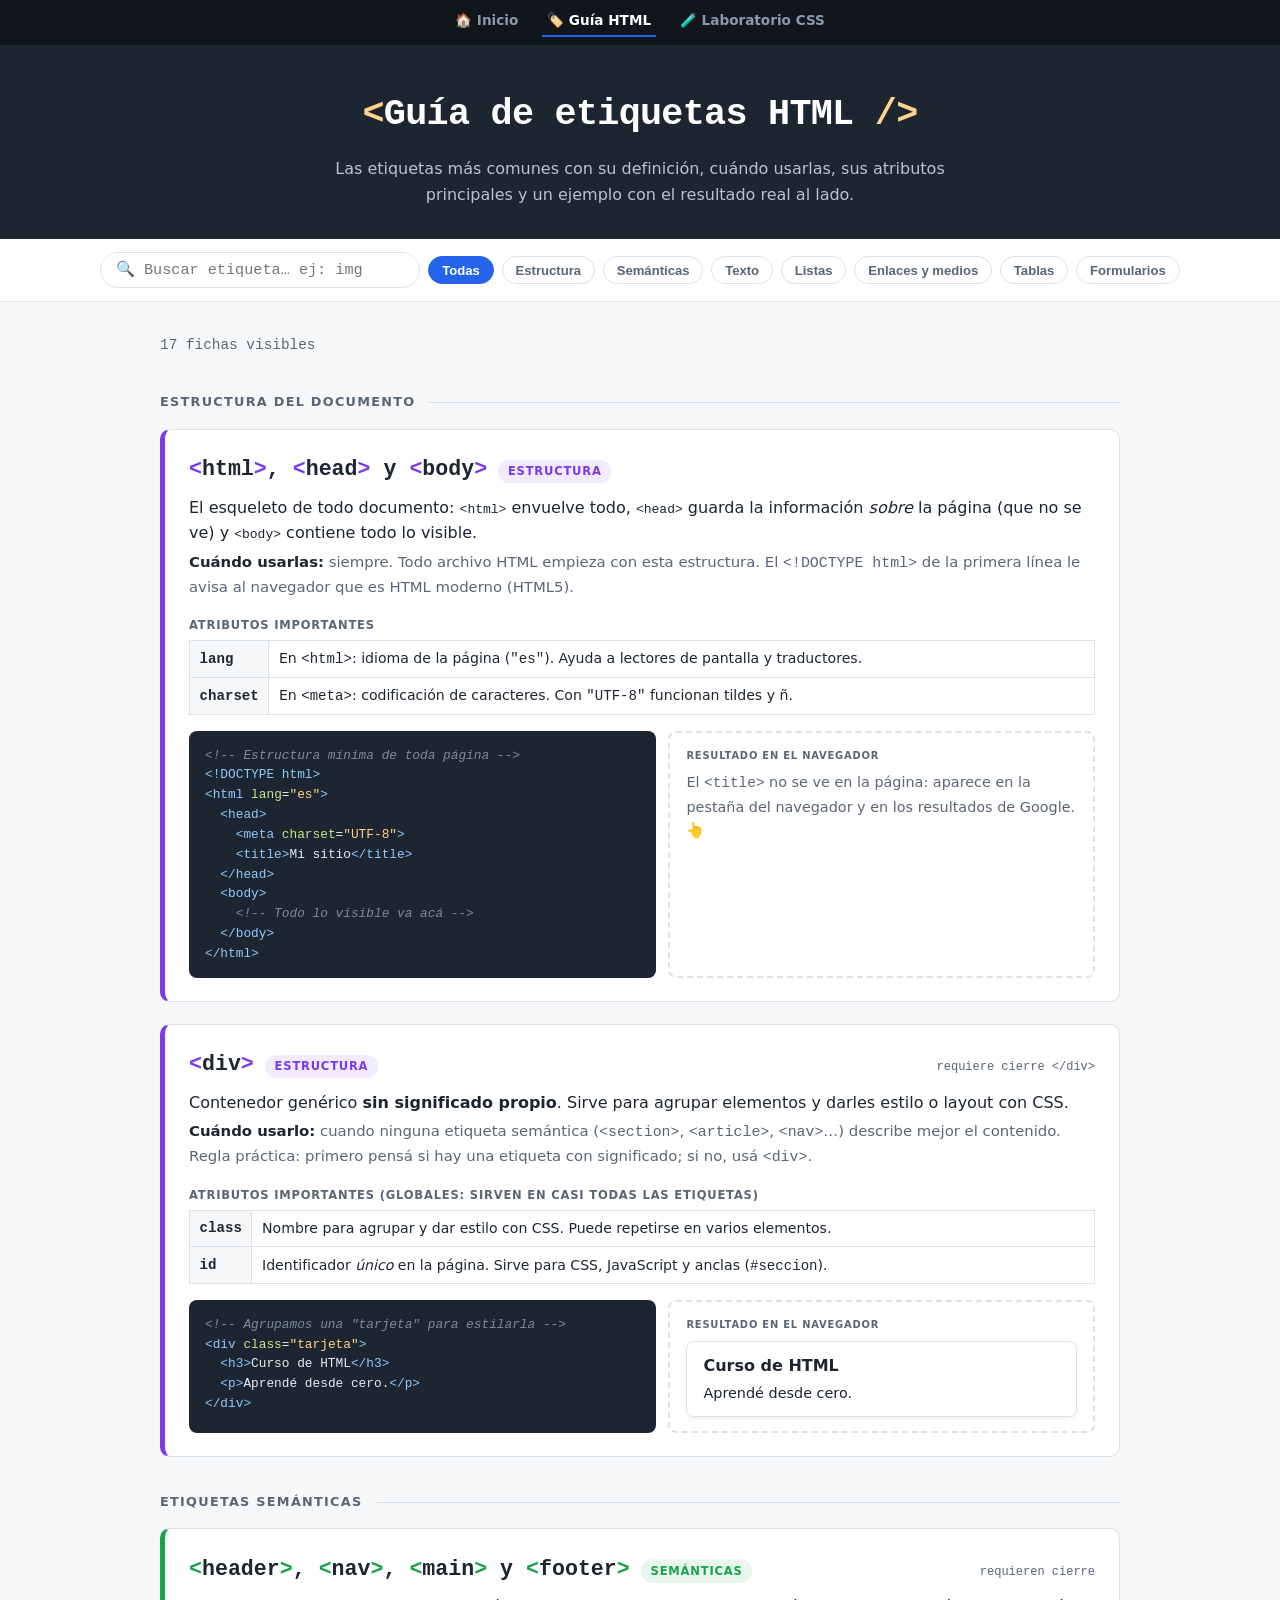
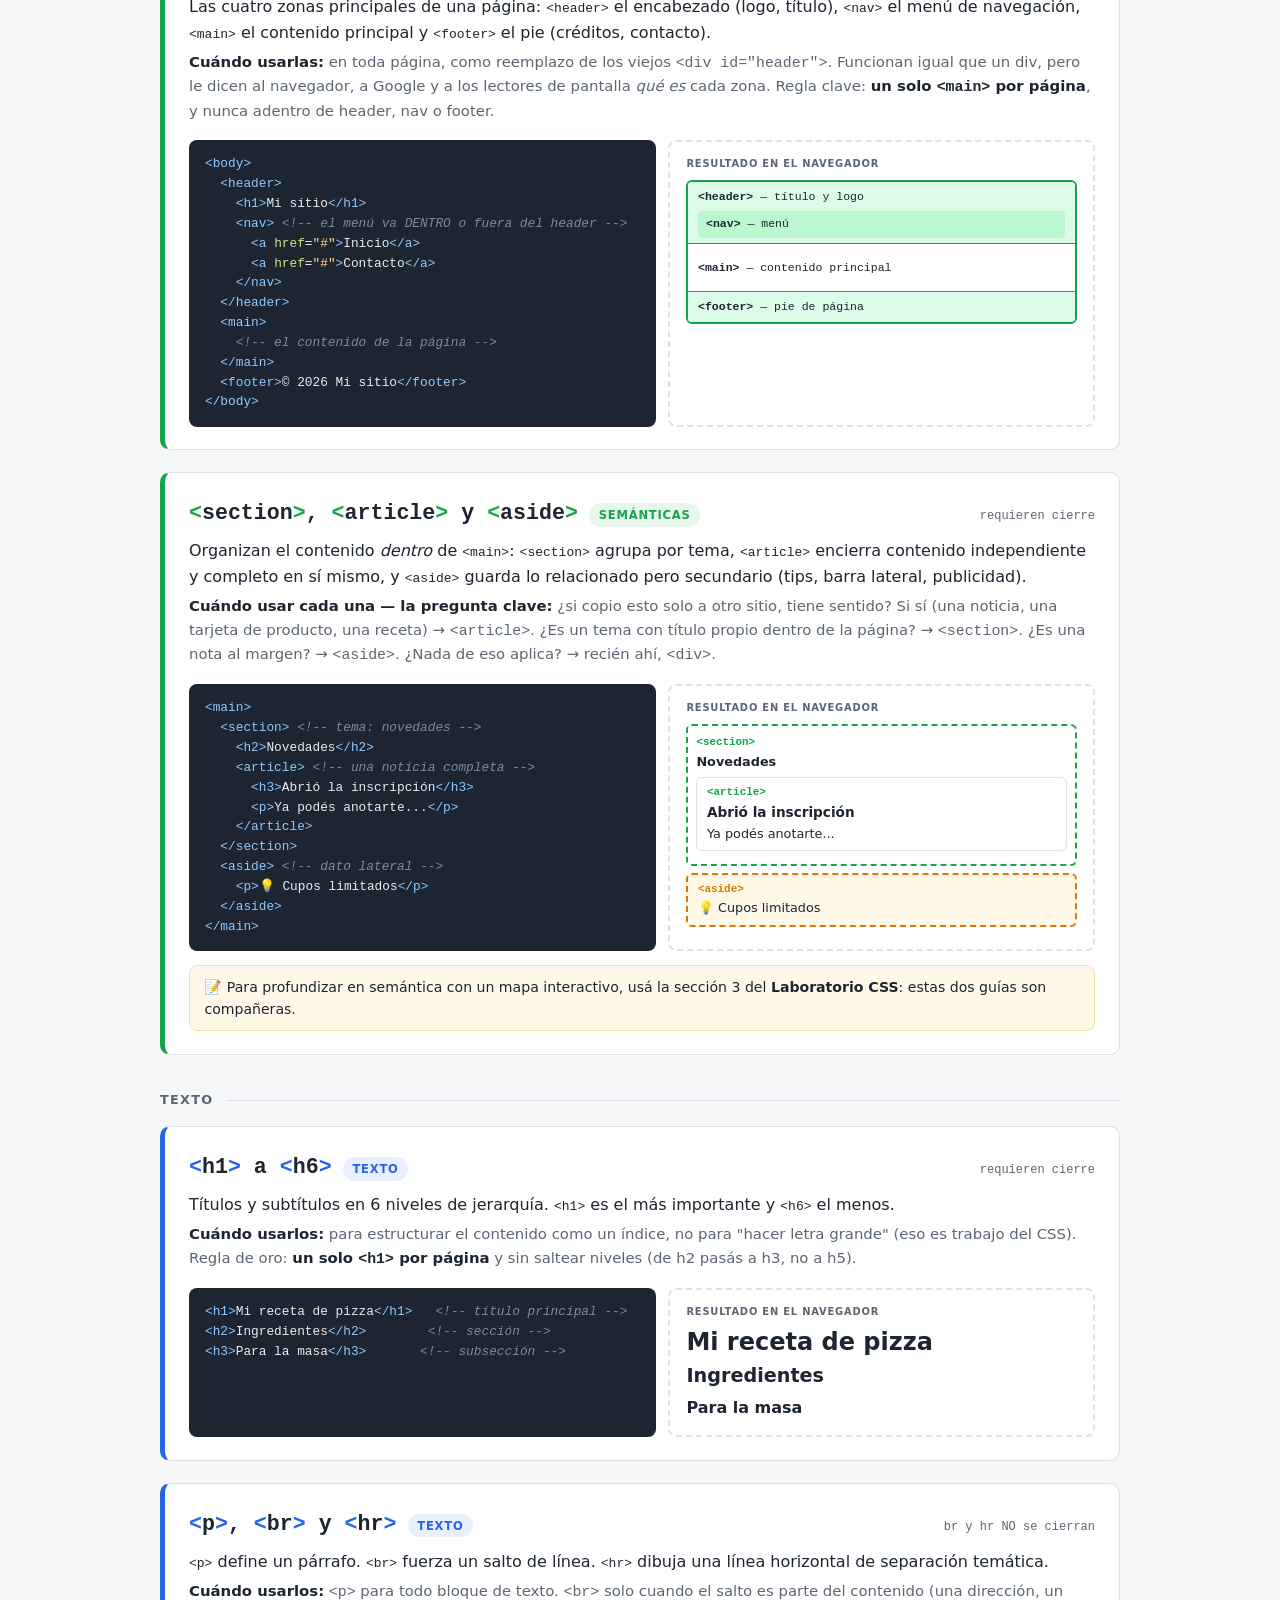
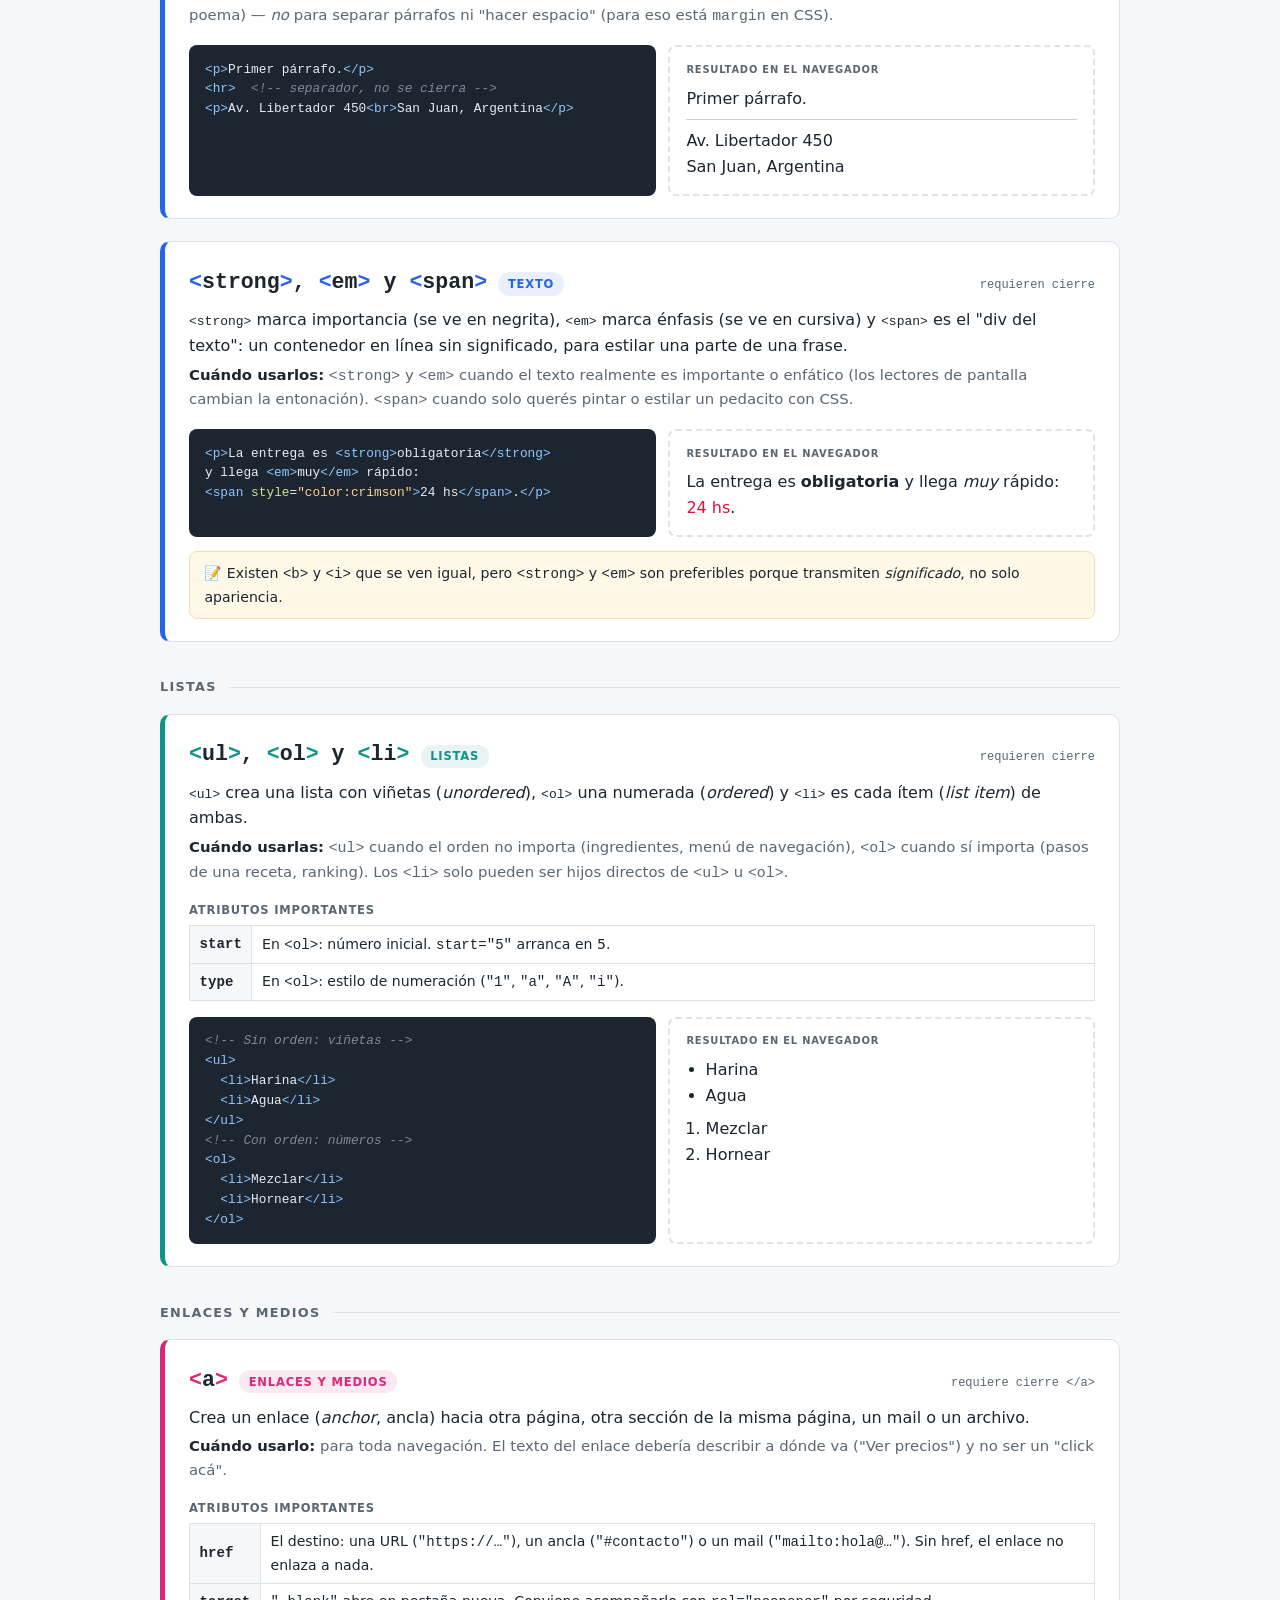
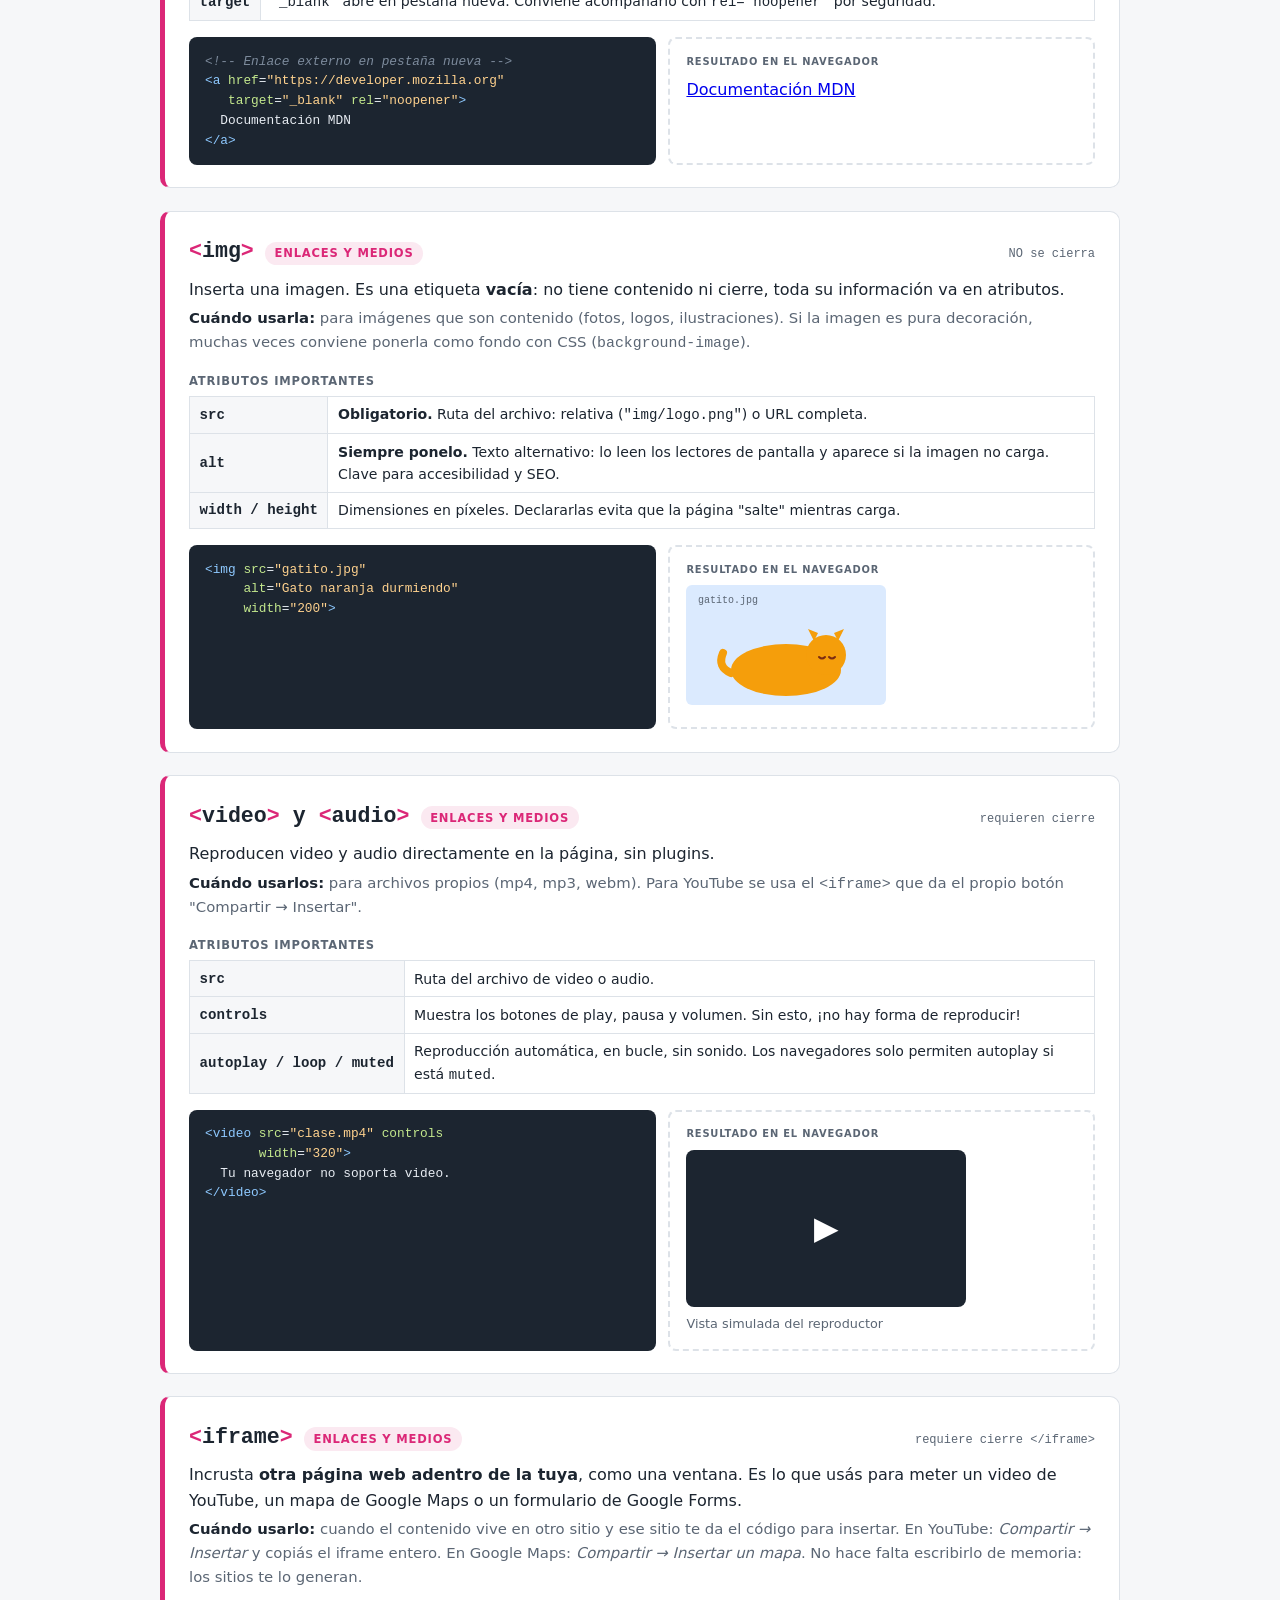
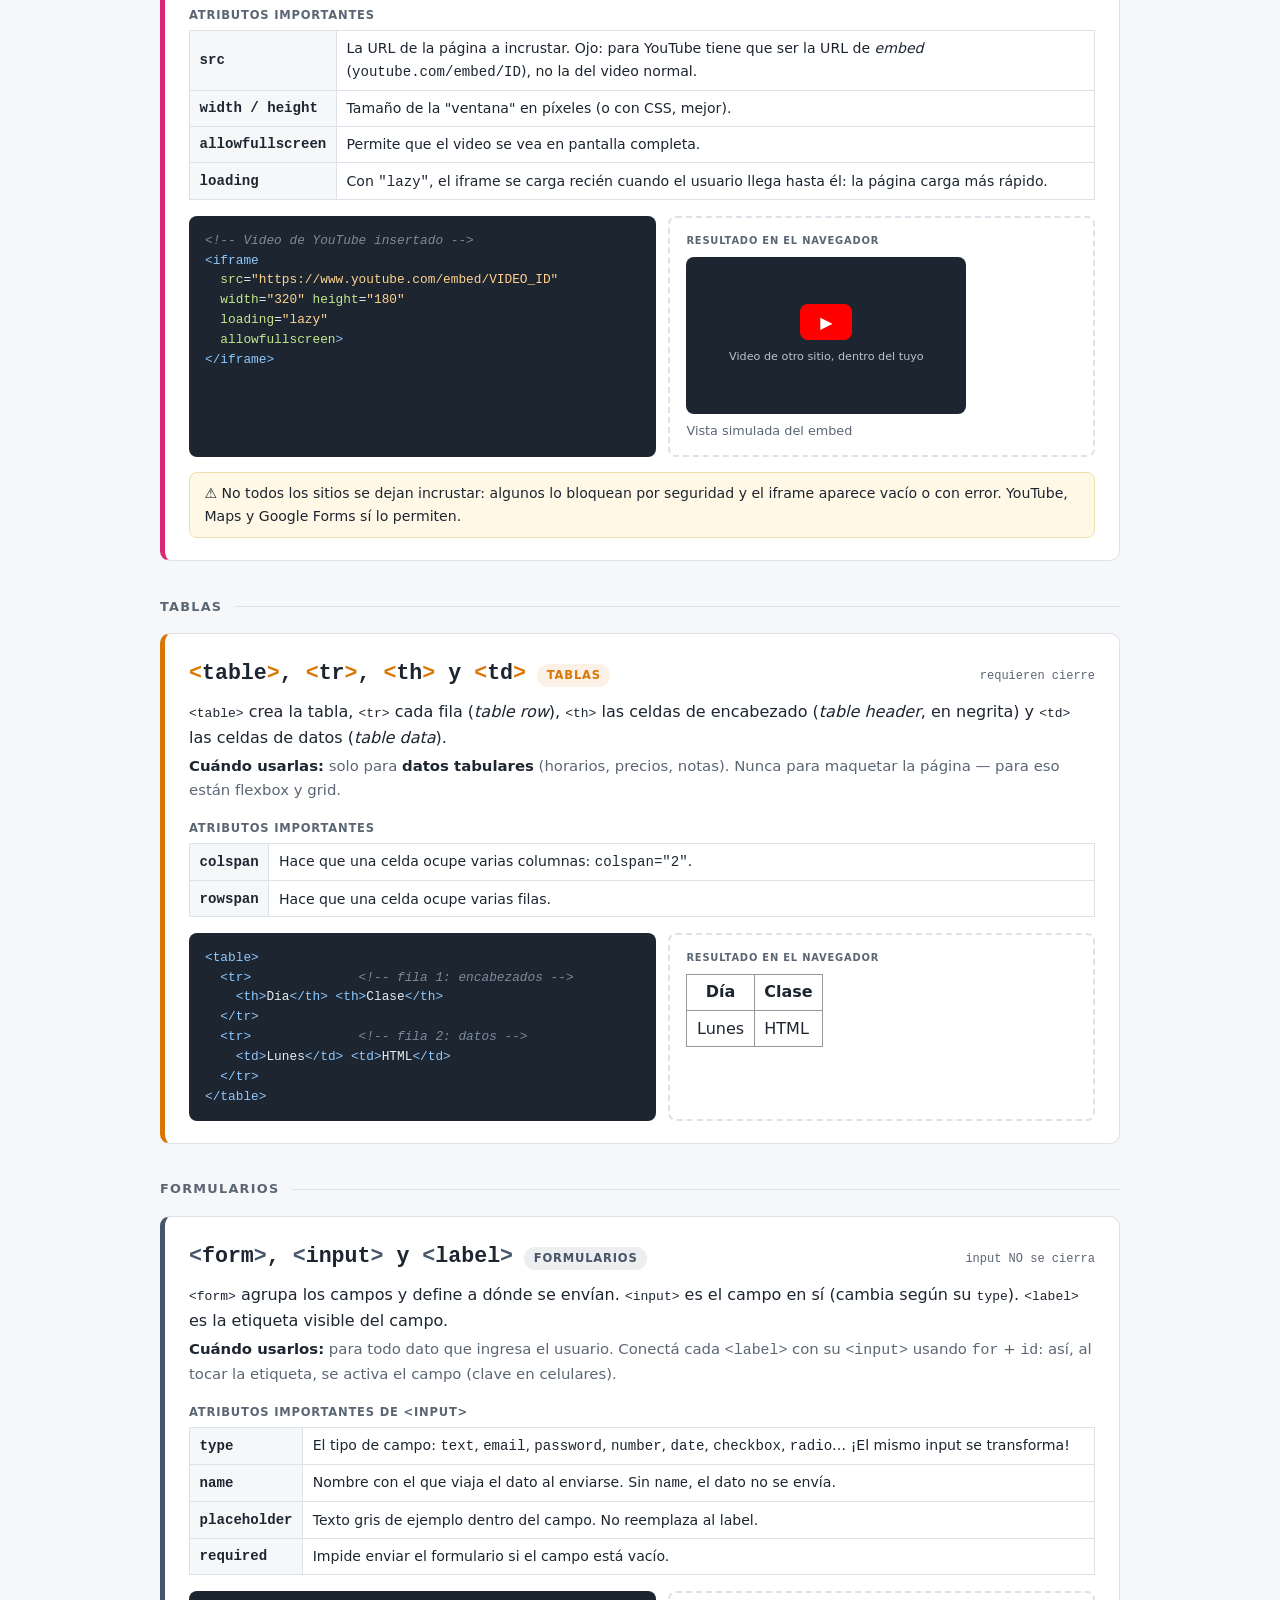
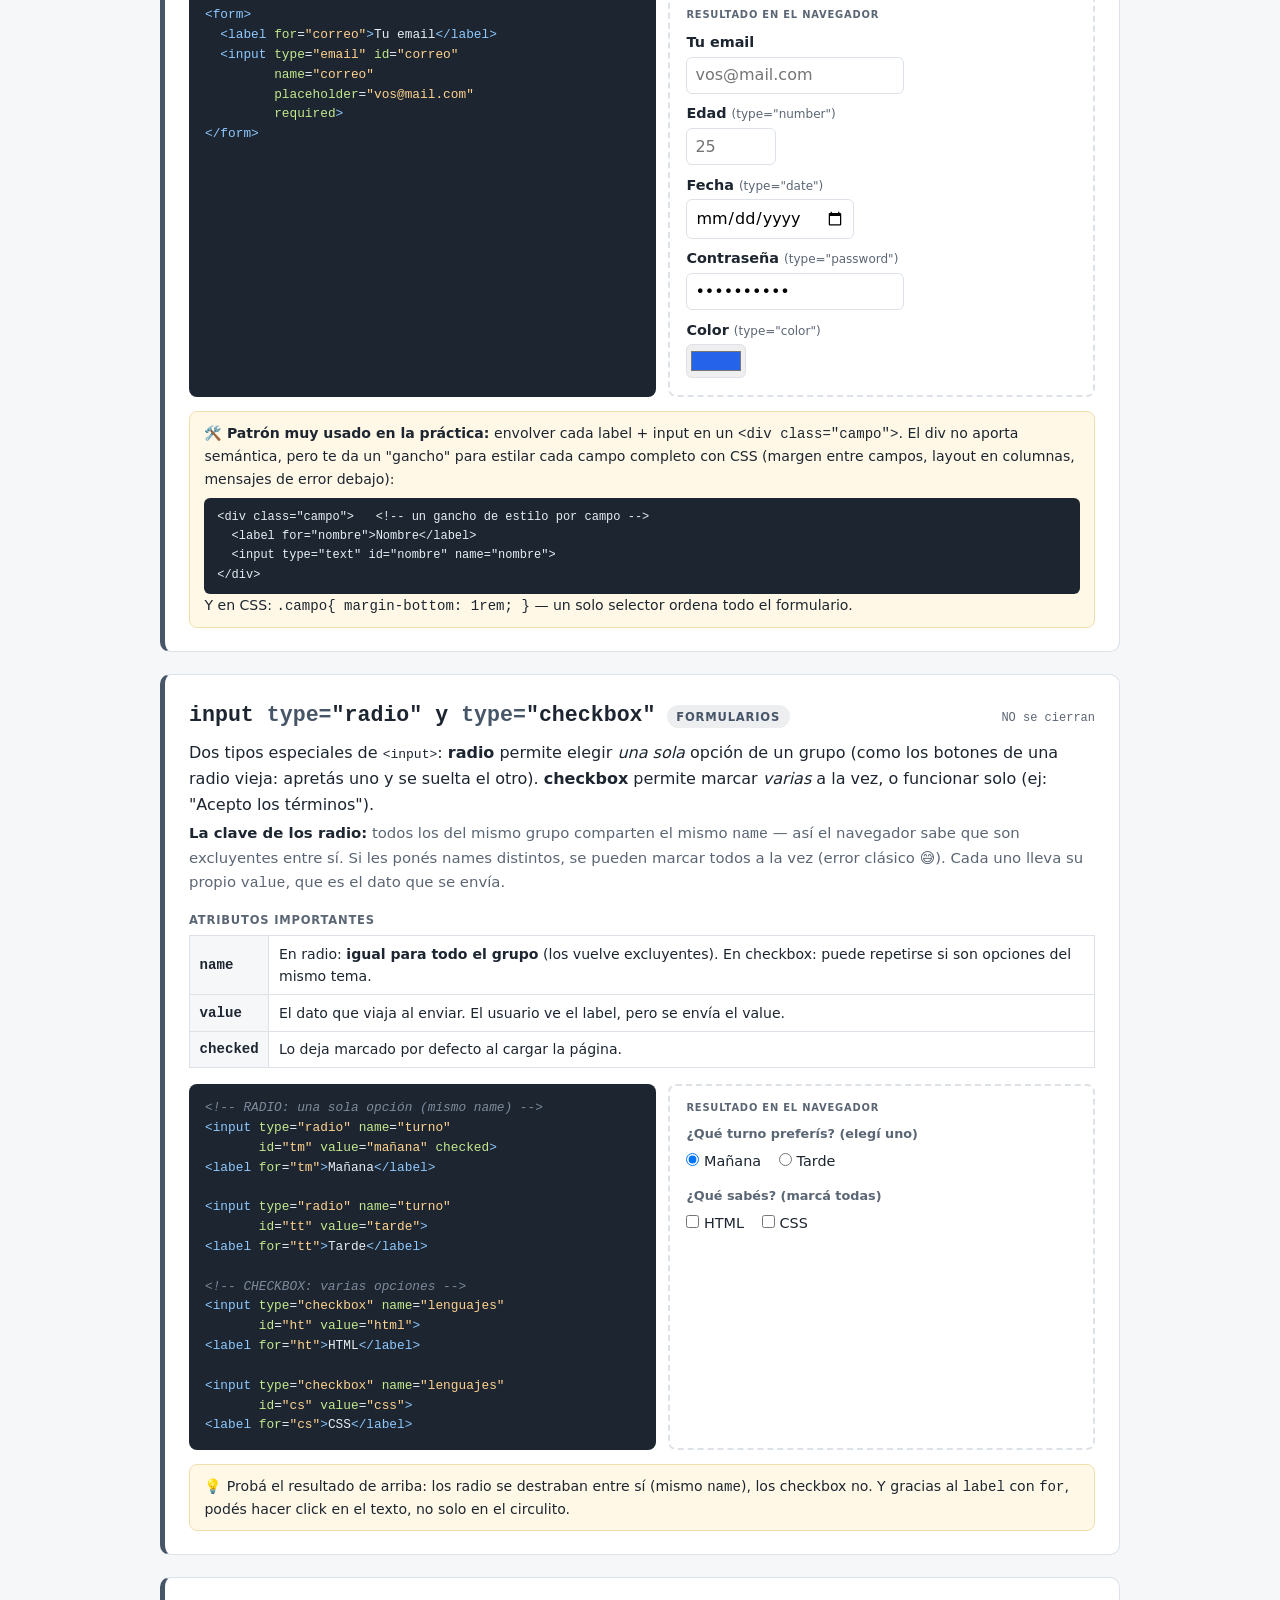
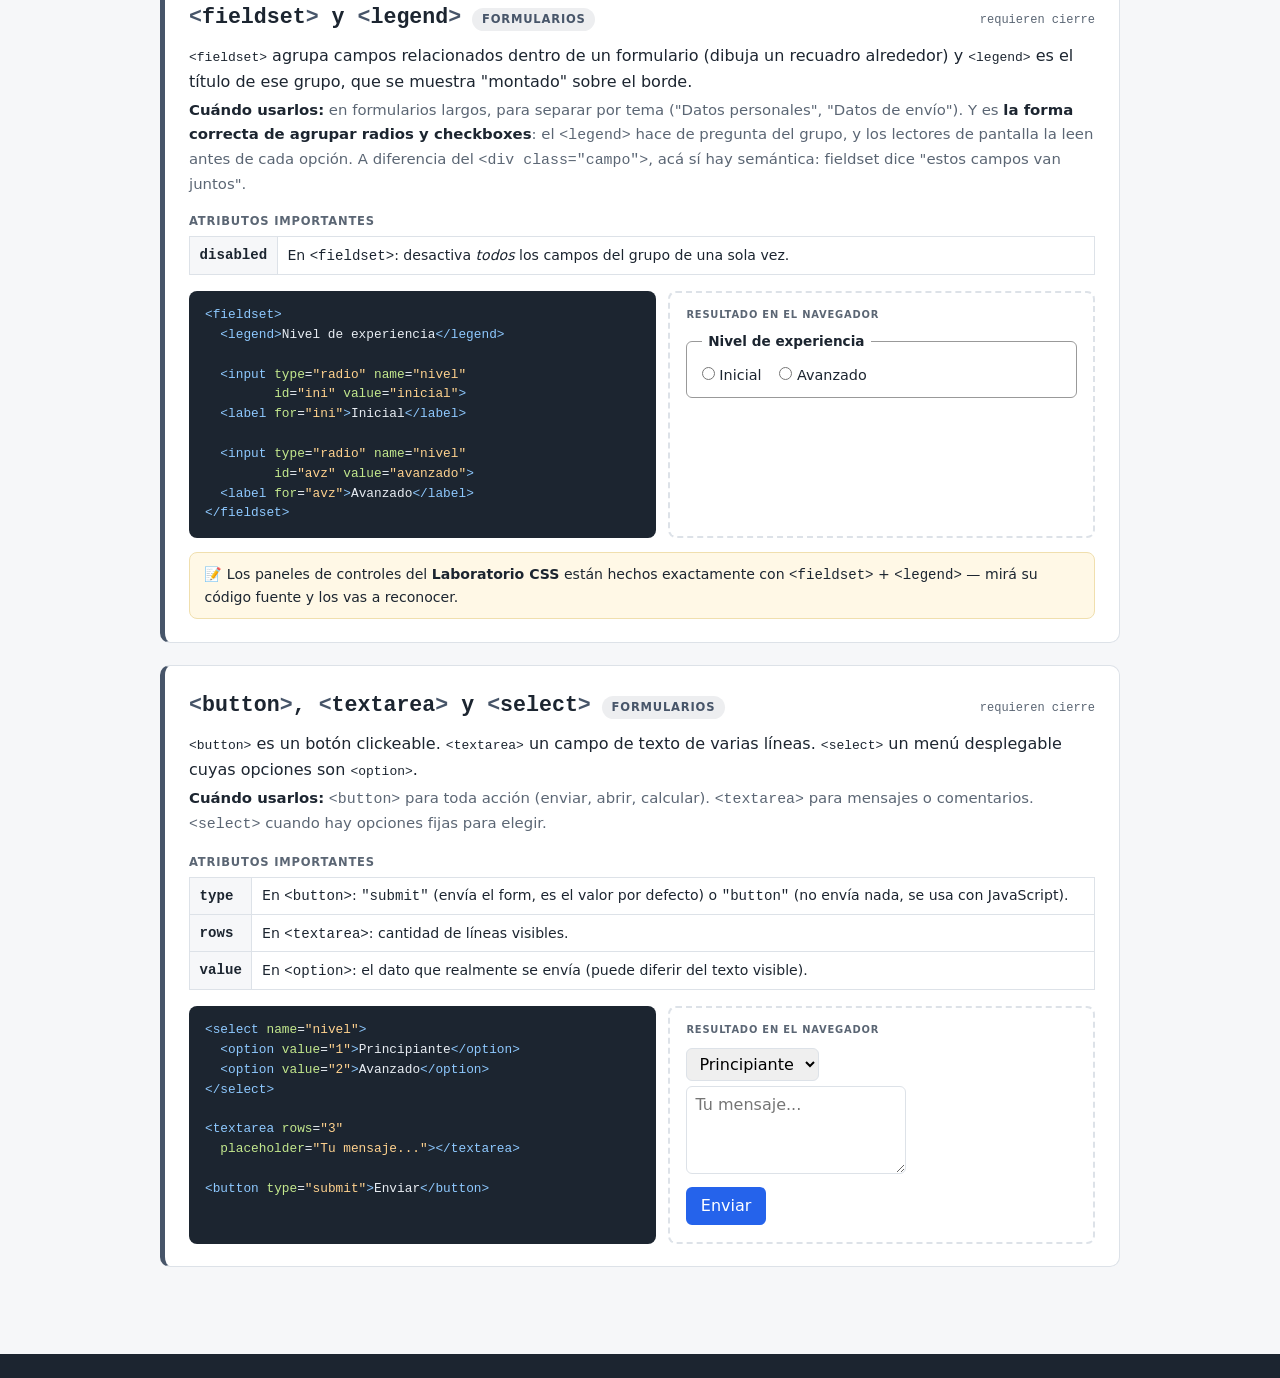
<file: sitio-html-css/guia-etiquetas.html>
<!DOCTYPE html>
<html lang="es">
<head>
<meta charset="UTF-8">
<meta name="viewport" content="width=device-width, initial-scale=1.0">
<title>Guía de etiquetas HTML · Referencia básica</title>
<link rel="stylesheet" href="estilos-base.css">
<style>

:root{
  
  --codigo-tag: #8ec9ff;   /* nombres de etiqueta en el código */
  --codigo-attr:#c3e88d;   /* atributos */
  
  --cat-estructura: #7c3aed;
  --cat-texto:      #2563eb;
  --cat-listas:     #0d9488;
  --cat-medios:     #db2777;
  --cat-tablas:     #d97706;
  --cat-forms:      #475569;
  --cat-semantica:  #16a34a;
}


/* ---------- <header> : presentación de la guía ---------- */
header.principal h1{
  font-size: clamp(1.6rem, 4vw, 2.3rem);
  letter-spacing: -0.02em;
  font-family: var(--mono);
}
header.principal h1 .ang{ color: #ffd28e; }

/* ---------- <nav> : buscador + filtros por categoría ---------- */
nav.filtros{
  position: sticky;
  top: 0;
  z-index: 50;
  background: #fff;
  border-bottom: 1px solid var(--linea);
  padding: .8rem 1rem;
  display: flex;              /* flexbox otra vez 😉 */
  flex-wrap: wrap;
  justify-content: center;
  align-items: center;
  gap: .5rem;
}
nav.filtros input[type="search"]{
  flex: 1 1 220px;
  max-width: 320px;
  padding: .5rem .9rem;
  font-size: .95rem;
  border: 1px solid var(--linea);
  border-radius: 999px;
  font-family: var(--mono);
}
nav.filtros input[type="search"]:focus{
  outline: 2px solid var(--acento);
  border-color: transparent;
}
nav.filtros button.chip{
  border: 1px solid var(--linea);
  background: #fff;
  color: var(--tinta-suave);
  font-weight: 700;
  font-size: .82rem;
  padding: .35rem .8rem;
  border-radius: 999px;
  cursor: pointer;
  transition: all .15s;
}
nav.filtros button.chip:hover{ border-color: var(--chip, var(--acento)); color: var(--chip, var(--acento)); }
nav.filtros button.chip.activo{
  background: var(--chip, var(--acento));
  border-color: var(--chip, var(--acento));
  color: #fff;
}

/* ---------- <main> : el listado de etiquetas ---------- */
main{
  max-width: 1000px;
  margin: 0 auto;
  padding: 2rem 1.25rem 4rem;
}
p.contador{
  color: var(--tinta-suave);
  font-size: .9rem;
  margin-bottom: 1rem;
  font-family: var(--mono);
}


article.ficha{
  background: var(--tarjeta);
  border: 1px solid var(--linea);
  border-left: 5px solid var(--cat, var(--acento)); /* color según categoría */
  border-radius: var(--radio);
  padding: 1.4rem 1.5rem;
  margin-bottom: 1.4rem;
  scroll-margin-top: 5rem;
}
article.ficha.oculta{ display: none; }  /* el buscador oculta con esta clase */

article.ficha header.ficha-top{
  display: flex;
  flex-wrap: wrap;
  align-items: baseline;
  gap: .7rem;
  margin-bottom: .5rem;
}
article.ficha h2{
  font-family: var(--mono);
  font-size: 1.35rem;
  color: var(--tinta);
}
article.ficha h2 .ang{ color: var(--cat, var(--acento)); }
article.ficha .categoria{
  font-size: .72rem;
  font-weight: 800;
  text-transform: uppercase;
  letter-spacing: .07em;
  color: var(--cat, var(--acento));
  background: color-mix(in srgb, var(--cat, var(--acento)) 10%, white);
  border-radius: 999px;
  padding: .15rem .6rem;
}
article.ficha .cierre{
  font-family: var(--mono);
  font-size: .75rem;
  color: var(--tinta-suave);
  margin-left: auto;
}

article.ficha p.definicion{ margin-bottom: .3rem; }
article.ficha p.uso{
  color: var(--tinta-suave);
  font-size: .93rem;
  margin-bottom: 1rem;
}
article.ficha p.uso strong{ color: var(--tinta); }

/* Tabla de atributos dentro de cada ficha */
table.atributos{
  width: 100%;
  border-collapse: collapse;
  font-size: .88rem;
  margin-bottom: 1rem;
}
table.atributos caption{
  text-align: left;
  font-size: .72rem;
  font-weight: 800;
  text-transform: uppercase;
  letter-spacing: .07em;
  color: var(--tinta-suave);
  padding-bottom: .35rem;
}
table.atributos th, table.atributos td{
  text-align: left;
  padding: .4rem .6rem;
  border: 1px solid var(--linea);
}
table.atributos th{
  background: var(--papel);
  font-family: var(--mono);
  font-weight: 700;
  white-space: nowrap;
  width: 1%;
}

.ejemplo{
  display: flex;
  flex-wrap: wrap;
  gap: .8rem;
}
.ejemplo pre{
  flex: 1 1 300px;
  background: var(--codigo-bg);
  color: var(--codigo-tx);
  font-family: var(--mono);
  font-size: .8rem;
  line-height: 1.55;
  border-radius: 8px;
  padding: .9rem 1rem;
  overflow-x: auto;
  white-space: pre;
}
.ejemplo pre .t{ color: var(--codigo-tag); }
.ejemplo pre .a{ color: var(--codigo-attr); }
.ejemplo pre .v{ color: var(--codigo-val); }
.ejemplo pre .c{ color: var(--codigo-com); font-style: italic; }
.ejemplo .resultado{
  flex: 1 1 260px;
  border: 2px dashed var(--linea);
  border-radius: 8px;
  padding: .9rem 1rem;
  background: #fff;
  min-width: 0;
}
.ejemplo .resultado::before{
  content: "RESULTADO EN EL NAVEGADOR";
  display: block;
  font-size: .62rem;
  font-weight: 800;
  letter-spacing: .08em;
  color: var(--tinta-suave);
  margin-bottom: .5rem;
}

.resultado table{ border-collapse: collapse; }
.resultado th, .resultado td{ border: 1px solid #999; padding: .3rem .6rem; }
.resultado img{ max-width: 100%; border-radius: 6px; }
.resultado input, .resultado select, .resultado textarea, .resultado button{
  font: inherit; padding: .3rem .5rem; margin: .15rem 0;
  border: 1px solid var(--linea); border-radius: 6px;
}
.resultado button{ background: var(--acento); color:#fff; border: none; cursor: pointer; padding: .4rem .9rem; }
.resultado label{ display:block; font-size:.9rem; font-weight:600; margin-top:.4rem; }


aside.nota{
  margin-top: .9rem;
  background: #fff8e6;
  border: 1px solid #f0dfae;
  border-radius: 8px;
  padding: .6rem .9rem;
  font-size: .88rem;
}


h2.separador{
  font-size: .8rem;
  font-weight: 800;
  text-transform: uppercase;
  letter-spacing: .1em;
  color: var(--tinta-suave);
  margin: 2.2rem 0 1rem;
  display: flex;
  align-items: center;
  gap: .8rem;
}
h2.separador::after{
  content: "";
  flex: 1;
  height: 1px;
  background: var(--linea);
}
h2.separador.oculta{ display:none; }


#sinResultados{
  display: none;
  text-align: center;
  color: var(--tinta-suave);
  padding: 3rem 1rem;
  border: 2px dashed var(--linea);
  border-radius: var(--radio);
}

/* ---------- <footer> ---------- */

@media (max-width: 640px){
  article.ficha{ padding: 1.1rem 1rem; }
  .ejemplo pre{ font-size: .72rem; }
}
</style>
</head>
<script data-goatcounter="https://TUCODIGO.goatcounter.com/count"
        async src="//gc.zgo.at/count.js"></script>
<body>


<nav class="barra-sitio" aria-label="Páginas del sitio">
  <a href="index.html">🏠 Inicio</a>
  <a href="guia-etiquetas.html" aria-current="page">🏷️ Guía HTML</a>
  <a href="laboratorio-css.html">🧪 Laboratorio CSS</a>
</nav>


<header class="principal">
  <h1><span class="ang">&lt;</span>Guía de etiquetas HTML<span class="ang"> /&gt;</span></h1>
  <p>Las etiquetas más comunes con su definición, cuándo usarlas, sus atributos principales y un ejemplo con el resultado real al lado.</p>
</header>

<nav class="filtros" aria-label="Buscar y filtrar etiquetas">
  <input type="search" id="buscador" placeholder="🔍 Buscar etiqueta… ej: img" aria-label="Buscar etiqueta">
  <button class="chip activo" data-cat="todas">Todas</button>
  <button class="chip" data-cat="estructura" style="--chip:var(--cat-estructura)">Estructura</button>
  <button class="chip" data-cat="semantica" style="--chip:var(--cat-semantica)">Semánticas</button>
  <button class="chip" data-cat="texto" style="--chip:var(--cat-texto)">Texto</button>
  <button class="chip" data-cat="listas" style="--chip:var(--cat-listas)">Listas</button>
  <button class="chip" data-cat="medios" style="--chip:var(--cat-medios)">Enlaces y medios</button>
  <button class="chip" data-cat="tablas" style="--chip:var(--cat-tablas)">Tablas</button>
  <button class="chip" data-cat="forms" style="--chip:var(--cat-forms)">Formularios</button>
</nav>

<main>
  <p class="contador" id="contador"></p>

  <!-- ════════════════ ESTRUCTURA ════════════════ -->
  <h2 class="separador" data-cat="estructura">Estructura del documento</h2>

  
  <article class="ficha" data-cat="estructura" data-tag="html head body title meta doctype" style="--cat:var(--cat-estructura)">
    <header class="ficha-top">
      <h2><span class="ang">&lt;</span>html<span class="ang">&gt;</span>, <span class="ang">&lt;</span>head<span class="ang">&gt;</span> y <span class="ang">&lt;</span>body<span class="ang">&gt;</span></h2>
      <span class="categoria">Estructura</span>
    </header>
    <p class="definicion">El esqueleto de todo documento: <code>&lt;html&gt;</code> envuelve todo, <code>&lt;head&gt;</code> guarda la información <em>sobre</em> la página (que no se ve) y <code>&lt;body&gt;</code> contiene todo lo visible.</p>
    <p class="uso"><strong>Cuándo usarlas:</strong> siempre. Todo archivo HTML empieza con esta estructura. El <code>&lt;!DOCTYPE html&gt;</code> de la primera línea le avisa al navegador que es HTML moderno (HTML5).</p>
    <table class="atributos">
      <caption>Atributos importantes</caption>
      <tr><th>lang</th><td>En <code>&lt;html&gt;</code>: idioma de la página (<code>"es"</code>). Ayuda a lectores de pantalla y traductores.</td></tr>
      <tr><th>charset</th><td>En <code>&lt;meta&gt;</code>: codificación de caracteres. Con <code>"UTF-8"</code> funcionan tildes y ñ.</td></tr>
    </table>
    <div class="ejemplo">
      <pre><span class="c">&lt;!-- Estructura mínima de toda página --&gt;</span>
<span class="t">&lt;!DOCTYPE html&gt;</span>
<span class="t">&lt;html</span> <span class="a">lang</span>=<span class="v">"es"</span><span class="t">&gt;</span>
  <span class="t">&lt;head&gt;</span>
    <span class="t">&lt;meta</span> <span class="a">charset</span>=<span class="v">"UTF-8"</span><span class="t">&gt;</span>
    <span class="t">&lt;title&gt;</span>Mi sitio<span class="t">&lt;/title&gt;</span>
  <span class="t">&lt;/head&gt;</span>
  <span class="t">&lt;body&gt;</span>
    <span class="c">&lt;!-- Todo lo visible va acá --&gt;</span>
  <span class="t">&lt;/body&gt;</span>
<span class="t">&lt;/html&gt;</span></pre>
      <div class="resultado">
        <p style="font-size:.9rem;color:#5b6674">El <code>&lt;title&gt;</code> no se ve en la página: aparece en la pestaña del navegador y en los resultados de Google. 👆</p>
      </div>
    </div>
  </article>

  <article class="ficha" data-cat="estructura" data-tag="div contenedor" style="--cat:var(--cat-estructura)">
    <header class="ficha-top">
      <h2><span class="ang">&lt;</span>div<span class="ang">&gt;</span></h2>
      <span class="categoria">Estructura</span>
      <span class="cierre">requiere cierre &lt;/div&gt;</span>
    </header>
    <p class="definicion">Contenedor genérico <strong>sin significado propio</strong>. Sirve para agrupar elementos y darles estilo o layout con CSS.</p>
    <p class="uso"><strong>Cuándo usarlo:</strong> cuando ninguna etiqueta semántica (<code>&lt;section&gt;</code>, <code>&lt;article&gt;</code>, <code>&lt;nav&gt;</code>…) describe mejor el contenido. Regla práctica: primero pensá si hay una etiqueta con significado; si no, usá <code>&lt;div&gt;</code>.</p>
    <table class="atributos">
      <caption>Atributos importantes (globales: sirven en casi todas las etiquetas)</caption>
      <tr><th>class</th><td>Nombre para agrupar y dar estilo con CSS. Puede repetirse en varios elementos.</td></tr>
      <tr><th>id</th><td>Identificador <em>único</em> en la página. Sirve para CSS, JavaScript y anclas (<code>#seccion</code>).</td></tr>
    </table>
    <div class="ejemplo">
      <pre><span class="c">&lt;!-- Agrupamos una "tarjeta" para estilarla --&gt;</span>
<span class="t">&lt;div</span> <span class="a">class</span>=<span class="v">"tarjeta"</span><span class="t">&gt;</span>
  <span class="t">&lt;h3&gt;</span>Curso de HTML<span class="t">&lt;/h3&gt;</span>
  <span class="t">&lt;p&gt;</span>Aprendé desde cero.<span class="t">&lt;/p&gt;</span>
<span class="t">&lt;/div&gt;</span></pre>
      <div class="resultado">
        <div style="border:1px solid #dde2e8;border-radius:8px;padding:.7rem 1rem;box-shadow:0 2px 5px rgba(0,0,0,.06)">
          <h3 style="margin:0;font-size:1rem">Curso de HTML</h3>
          <p style="margin:.2rem 0 0;font-size:.9rem">Aprendé desde cero.</p>
        </div>
      </div>
    </div>
  </article>

  <!-- ════════════════ SEMÁNTICAS ════════════════ -->
  <h2 class="separador" data-cat="semantica">Etiquetas semánticas</h2>

  <article class="ficha" data-cat="semantica" data-tag="header nav main footer semantica encabezado navegacion pie" style="--cat:var(--cat-semantica)">
    <header class="ficha-top">
      <h2><span class="ang">&lt;</span>header<span class="ang">&gt;</span>, <span class="ang">&lt;</span>nav<span class="ang">&gt;</span>, <span class="ang">&lt;</span>main<span class="ang">&gt;</span> y <span class="ang">&lt;</span>footer<span class="ang">&gt;</span></h2>
      <span class="categoria">Semánticas</span>
      <span class="cierre">requieren cierre</span>
    </header>
    <p class="definicion">Las cuatro zonas principales de una página: <code>&lt;header&gt;</code> el encabezado (logo, título), <code>&lt;nav&gt;</code> el menú de navegación, <code>&lt;main&gt;</code> el contenido principal y <code>&lt;footer&gt;</code> el pie (créditos, contacto).</p>
    <p class="uso"><strong>Cuándo usarlas:</strong> en toda página, como reemplazo de los viejos <code>&lt;div id="header"&gt;</code>. Funcionan igual que un div, pero le dicen al navegador, a Google y a los lectores de pantalla <em>qué es</em> cada zona. Regla clave: <strong>un solo <code>&lt;main&gt;</code> por página</strong>, y nunca adentro de header, nav o footer.</p>
    <div class="ejemplo">
      <pre><span class="t">&lt;body&gt;</span>
  <span class="t">&lt;header&gt;</span>
    <span class="t">&lt;h1&gt;</span>Mi sitio<span class="t">&lt;/h1&gt;</span>
    <span class="t">&lt;nav&gt;</span> <span class="c">&lt;!-- el menú va DENTRO o fuera del header --&gt;</span>
      <span class="t">&lt;a</span> <span class="a">href</span>=<span class="v">"#"</span><span class="t">&gt;</span>Inicio<span class="t">&lt;/a&gt;</span>
      <span class="t">&lt;a</span> <span class="a">href</span>=<span class="v">"#"</span><span class="t">&gt;</span>Contacto<span class="t">&lt;/a&gt;</span>
    <span class="t">&lt;/nav&gt;</span>
  <span class="t">&lt;/header&gt;</span>
  <span class="t">&lt;main&gt;</span>
    <span class="c">&lt;!-- el contenido de la página --&gt;</span>
  <span class="t">&lt;/main&gt;</span>
  <span class="t">&lt;footer&gt;</span>© 2026 Mi sitio<span class="t">&lt;/footer&gt;</span>
<span class="t">&lt;/body&gt;</span></pre>
      <div class="resultado">
        <div style="border:2px solid #16a34a;border-radius:6px;font-family:var(--mono);font-size:.72rem;font-weight:700;overflow:hidden">
          <div style="background:#dcfce7;padding:.35rem .6rem;border-bottom:1px solid #16a34a">&lt;header&gt; <span style="font-weight:400">— título y logo</span>
            <div style="background:#bbf7d0;margin-top:.3rem;padding:.25rem .5rem;border-radius:4px">&lt;nav&gt; <span style="font-weight:400">— menú</span></div>
          </div>
          <div style="padding:.9rem .6rem;border-bottom:1px solid #16a34a">&lt;main&gt; <span style="font-weight:400">— contenido principal</span></div>
          <div style="background:#dcfce7;padding:.35rem .6rem">&lt;footer&gt; <span style="font-weight:400">— pie de página</span></div>
        </div>
      </div>
    </div>
  </article>

  <article class="ficha" data-cat="semantica" data-tag="section article aside figure figcaption semantica seccion articulo" style="--cat:var(--cat-semantica)">
    <header class="ficha-top">
      <h2><span class="ang">&lt;</span>section<span class="ang">&gt;</span>, <span class="ang">&lt;</span>article<span class="ang">&gt;</span> y <span class="ang">&lt;</span>aside<span class="ang">&gt;</span></h2>
      <span class="categoria">Semánticas</span>
      <span class="cierre">requieren cierre</span>
    </header>
    <p class="definicion">Organizan el contenido <em>dentro</em> de <code>&lt;main&gt;</code>: <code>&lt;section&gt;</code> agrupa por tema, <code>&lt;article&gt;</code> encierra contenido independiente y completo en sí mismo, y <code>&lt;aside&gt;</code> guarda lo relacionado pero secundario (tips, barra lateral, publicidad).</p>
    <p class="uso"><strong>Cuándo usar cada una — la pregunta clave:</strong> ¿si copio esto solo a otro sitio, tiene sentido? Si sí (una noticia, una tarjeta de producto, una receta) → <code>&lt;article&gt;</code>. ¿Es un tema con título propio dentro de la página? → <code>&lt;section&gt;</code>. ¿Es una nota al margen? → <code>&lt;aside&gt;</code>. ¿Nada de eso aplica? → recién ahí, <code>&lt;div&gt;</code>.</p>
    <div class="ejemplo">
      <pre><span class="t">&lt;main&gt;</span>
  <span class="t">&lt;section&gt;</span> <span class="c">&lt;!-- tema: novedades --&gt;</span>
    <span class="t">&lt;h2&gt;</span>Novedades<span class="t">&lt;/h2&gt;</span>
    <span class="t">&lt;article&gt;</span> <span class="c">&lt;!-- una noticia completa --&gt;</span>
      <span class="t">&lt;h3&gt;</span>Abrió la inscripción<span class="t">&lt;/h3&gt;</span>
      <span class="t">&lt;p&gt;</span>Ya podés anotarte...<span class="t">&lt;/p&gt;</span>
    <span class="t">&lt;/article&gt;</span>
  <span class="t">&lt;/section&gt;</span>
  <span class="t">&lt;aside&gt;</span> <span class="c">&lt;!-- dato lateral --&gt;</span>
    <span class="t">&lt;p&gt;</span>💡 Cupos limitados<span class="t">&lt;/p&gt;</span>
  <span class="t">&lt;/aside&gt;</span>
<span class="t">&lt;/main&gt;</span></pre>
      <div class="resultado">
        <div style="border:2px dashed #16a34a;border-radius:6px;padding:.5rem;font-size:.8rem">
          <div style="font-family:var(--mono);font-size:.68rem;font-weight:700;color:#16a34a">&lt;section&gt;</div>
          <strong>Novedades</strong>
          <div style="border:1px solid #dde2e8;border-radius:6px;padding:.4rem .6rem;margin:.3rem 0;background:#fff">
            <div style="font-family:var(--mono);font-size:.68rem;font-weight:700;color:#16a34a">&lt;article&gt;</div>
            <strong style="font-size:.85rem">Abrió la inscripción</strong>
            <p style="margin:0;font-size:.8rem">Ya podés anotarte...</p>
          </div>
        </div>
        <div style="border:2px dashed #d97706;border-radius:6px;padding:.4rem .6rem;margin-top:.4rem;font-size:.8rem;background:#fff8e6">
          <div style="font-family:var(--mono);font-size:.68rem;font-weight:700;color:#d97706">&lt;aside&gt;</div>
          💡 Cupos limitados
        </div>
      </div>
    </div>
    <aside class="nota">📝 Para profundizar en semántica con un mapa interactivo, usá la sección 3 del <strong>Laboratorio CSS</strong>: estas dos guías son compañeras.</aside>
  </article>

  <!-- ════════════════ TEXTO ════════════════ -->
  <h2 class="separador" data-cat="texto">Texto</h2>

  <article class="ficha" data-cat="texto" data-tag="h1 h2 h3 h4 h5 h6 titulos encabezados" style="--cat:var(--cat-texto)">
    <header class="ficha-top">
      <h2><span class="ang">&lt;</span>h1<span class="ang">&gt;</span> a <span class="ang">&lt;</span>h6<span class="ang">&gt;</span></h2>
      <span class="categoria">Texto</span>
      <span class="cierre">requieren cierre</span>
    </header>
    <p class="definicion">Títulos y subtítulos en 6 niveles de jerarquía. <code>&lt;h1&gt;</code> es el más importante y <code>&lt;h6&gt;</code> el menos.</p>
    <p class="uso"><strong>Cuándo usarlos:</strong> para estructurar el contenido como un índice, no para "hacer letra grande" (eso es trabajo del CSS). Regla de oro: <strong>un solo <code>&lt;h1&gt;</code> por página</strong> y sin saltear niveles (de h2 pasás a h3, no a h5).</p>
    <div class="ejemplo">
      <pre><span class="t">&lt;h1&gt;</span>Mi receta de pizza<span class="t">&lt;/h1&gt;</span>   <span class="c">&lt;!-- título principal --&gt;</span>
<span class="t">&lt;h2&gt;</span>Ingredientes<span class="t">&lt;/h2&gt;</span>        <span class="c">&lt;!-- sección --&gt;</span>
<span class="t">&lt;h3&gt;</span>Para la masa<span class="t">&lt;/h3&gt;</span>       <span class="c">&lt;!-- subsección --&gt;</span></pre>
      <div class="resultado">
        <div style="font-size:1.5rem;font-weight:800;line-height:1.2">Mi receta de pizza</div>
        <div style="font-size:1.2rem;font-weight:700;margin-top:.3rem">Ingredientes</div>
        <div style="font-size:1rem;font-weight:700;margin-top:.2rem">Para la masa</div>
      </div>
    </div>
  </article>

  <article class="ficha" data-cat="texto" data-tag="p parrafo br hr salto linea" style="--cat:var(--cat-texto)">
    <header class="ficha-top">
      <h2><span class="ang">&lt;</span>p<span class="ang">&gt;</span>, <span class="ang">&lt;</span>br<span class="ang">&gt;</span> y <span class="ang">&lt;</span>hr<span class="ang">&gt;</span></h2>
      <span class="categoria">Texto</span>
      <span class="cierre">br y hr NO se cierran</span>
    </header>
    <p class="definicion"><code>&lt;p&gt;</code> define un párrafo. <code>&lt;br&gt;</code> fuerza un salto de línea. <code>&lt;hr&gt;</code> dibuja una línea horizontal de separación temática.</p>
    <p class="uso"><strong>Cuándo usarlos:</strong> <code>&lt;p&gt;</code> para todo bloque de texto. <code>&lt;br&gt;</code> solo cuando el salto es parte del contenido (una dirección, un poema) — <em>no</em> para separar párrafos ni "hacer espacio" (para eso está <code>margin</code> en CSS).</p>
    <div class="ejemplo">
      <pre><span class="t">&lt;p&gt;</span>Primer párrafo.<span class="t">&lt;/p&gt;</span>
<span class="t">&lt;hr&gt;</span>  <span class="c">&lt;!-- separador, no se cierra --&gt;</span>
<span class="t">&lt;p&gt;</span>Av. Libertador 450<span class="t">&lt;br&gt;</span>San Juan, Argentina<span class="t">&lt;/p&gt;</span></pre>
      <div class="resultado">
        <p style="margin:0">Primer párrafo.</p>
        <hr style="margin:.5rem 0;border:none;border-top:1px solid #ccc">
        <p style="margin:0">Av. Libertador 450<br>San Juan, Argentina</p>
      </div>
    </div>
  </article>

  <article class="ficha" data-cat="texto" data-tag="strong em b i span negrita cursiva enfasis" style="--cat:var(--cat-texto)">
    <header class="ficha-top">
      <h2><span class="ang">&lt;</span>strong<span class="ang">&gt;</span>, <span class="ang">&lt;</span>em<span class="ang">&gt;</span> y <span class="ang">&lt;</span>span<span class="ang">&gt;</span></h2>
      <span class="categoria">Texto</span>
      <span class="cierre">requieren cierre</span>
    </header>
    <p class="definicion"><code>&lt;strong&gt;</code> marca importancia (se ve en negrita), <code>&lt;em&gt;</code> marca énfasis (se ve en cursiva) y <code>&lt;span&gt;</code> es el "div del texto": un contenedor en línea sin significado, para estilar una parte de una frase.</p>
    <p class="uso"><strong>Cuándo usarlos:</strong> <code>&lt;strong&gt;</code> y <code>&lt;em&gt;</code> cuando el texto realmente es importante o enfático (los lectores de pantalla cambian la entonación). <code>&lt;span&gt;</code> cuando solo querés pintar o estilar un pedacito con CSS.</p>
    <div class="ejemplo">
      <pre><span class="t">&lt;p&gt;</span>La entrega es <span class="t">&lt;strong&gt;</span>obligatoria<span class="t">&lt;/strong&gt;</span>
y llega <span class="t">&lt;em&gt;</span>muy<span class="t">&lt;/em&gt;</span> rápido:
<span class="t">&lt;span</span> <span class="a">style</span>=<span class="v">"color:crimson"</span><span class="t">&gt;</span>24 hs<span class="t">&lt;/span&gt;</span>.<span class="t">&lt;/p&gt;</span></pre>
      <div class="resultado">
        <p style="margin:0">La entrega es <strong>obligatoria</strong> y llega <em>muy</em> rápido: <span style="color:crimson">24 hs</span>.</p>
      </div>
    </div>
    <aside class="nota">📝 Existen <code>&lt;b&gt;</code> y <code>&lt;i&gt;</code> que se ven igual, pero <code>&lt;strong&gt;</code> y <code>&lt;em&gt;</code> son preferibles porque transmiten <em>significado</em>, no solo apariencia.</aside>
  </article>

  <!-- ════════════════ LISTAS ════════════════ -->
  <h2 class="separador" data-cat="listas">Listas</h2>

  <article class="ficha" data-cat="listas" data-tag="ul ol li lista ordenada desordenada viñetas" style="--cat:var(--cat-listas)">
    <header class="ficha-top">
      <h2><span class="ang">&lt;</span>ul<span class="ang">&gt;</span>, <span class="ang">&lt;</span>ol<span class="ang">&gt;</span> y <span class="ang">&lt;</span>li<span class="ang">&gt;</span></h2>
      <span class="categoria">Listas</span>
      <span class="cierre">requieren cierre</span>
    </header>
    <p class="definicion"><code>&lt;ul&gt;</code> crea una lista con viñetas (<em>unordered</em>), <code>&lt;ol&gt;</code> una numerada (<em>ordered</em>) y <code>&lt;li&gt;</code> es cada ítem (<em>list item</em>) de ambas.</p>
    <p class="uso"><strong>Cuándo usarlas:</strong> <code>&lt;ul&gt;</code> cuando el orden no importa (ingredientes, menú de navegación), <code>&lt;ol&gt;</code> cuando sí importa (pasos de una receta, ranking). Los <code>&lt;li&gt;</code> solo pueden ser hijos directos de <code>&lt;ul&gt;</code> u <code>&lt;ol&gt;</code>.</p>
    <table class="atributos">
      <caption>Atributos importantes</caption>
      <tr><th>start</th><td>En <code>&lt;ol&gt;</code>: número inicial. <code>start="5"</code> arranca en 5.</td></tr>
      <tr><th>type</th><td>En <code>&lt;ol&gt;</code>: estilo de numeración (<code>"1"</code>, <code>"a"</code>, <code>"A"</code>, <code>"i"</code>).</td></tr>
    </table>
    <div class="ejemplo">
      <pre><span class="c">&lt;!-- Sin orden: viñetas --&gt;</span>
<span class="t">&lt;ul&gt;</span>
  <span class="t">&lt;li&gt;</span>Harina<span class="t">&lt;/li&gt;</span>
  <span class="t">&lt;li&gt;</span>Agua<span class="t">&lt;/li&gt;</span>
<span class="t">&lt;/ul&gt;</span>
<span class="c">&lt;!-- Con orden: números --&gt;</span>
<span class="t">&lt;ol&gt;</span>
  <span class="t">&lt;li&gt;</span>Mezclar<span class="t">&lt;/li&gt;</span>
  <span class="t">&lt;li&gt;</span>Hornear<span class="t">&lt;/li&gt;</span>
<span class="t">&lt;/ol&gt;</span></pre>
      <div class="resultado">
        <ul style="margin:0 0 .5rem 1.2rem"><li>Harina</li><li>Agua</li></ul>
        <ol style="margin:0 0 0 1.2rem"><li>Mezclar</li><li>Hornear</li></ol>
      </div>
    </div>
  </article>

  <!-- ════════════════ ENLACES Y MEDIOS ════════════════ -->
  <h2 class="separador" data-cat="medios">Enlaces y medios</h2>

  <article class="ficha" data-cat="medios" data-tag="a enlace link href ancla" style="--cat:var(--cat-medios)">
    <header class="ficha-top">
      <h2><span class="ang">&lt;</span>a<span class="ang">&gt;</span></h2>
      <span class="categoria">Enlaces y medios</span>
      <span class="cierre">requiere cierre &lt;/a&gt;</span>
    </header>
    <p class="definicion">Crea un enlace (<em>anchor</em>, ancla) hacia otra página, otra sección de la misma página, un mail o un archivo.</p>
    <p class="uso"><strong>Cuándo usarlo:</strong> para toda navegación. El texto del enlace debería describir a dónde va ("Ver precios") y no ser un "click acá".</p>
    <table class="atributos">
      <caption>Atributos importantes</caption>
      <tr><th>href</th><td>El destino: una URL (<code>"https://…"</code>), un ancla (<code>"#contacto"</code>) o un mail (<code>"mailto:hola@…"</code>). Sin href, el enlace no enlaza a nada.</td></tr>
      <tr><th>target</th><td><code>"_blank"</code> abre en pestaña nueva. Conviene acompañarlo con <code>rel="noopener"</code> por seguridad.</td></tr>
    </table>
    <div class="ejemplo">
      <pre><span class="c">&lt;!-- Enlace externo en pestaña nueva --&gt;</span>
<span class="t">&lt;a</span> <span class="a">href</span>=<span class="v">"https://developer.mozilla.org"</span>
   <span class="a">target</span>=<span class="v">"_blank"</span> <span class="a">rel</span>=<span class="v">"noopener"</span><span class="t">&gt;</span>
  Documentación MDN
<span class="t">&lt;/a&gt;</span></pre>
      <div class="resultado">
        <a href="https://developer.mozilla.org" target="_blank" rel="noopener">Documentación MDN</a>
      </div>
    </div>
  </article>

  <article class="ficha" data-cat="medios" data-tag="img imagen src alt foto" style="--cat:var(--cat-medios)">
    <header class="ficha-top">
      <h2><span class="ang">&lt;</span>img<span class="ang">&gt;</span></h2>
      <span class="categoria">Enlaces y medios</span>
      <span class="cierre">NO se cierra</span>
    </header>
    <p class="definicion">Inserta una imagen. Es una etiqueta <strong>vacía</strong>: no tiene contenido ni cierre, toda su información va en atributos.</p>
    <p class="uso"><strong>Cuándo usarla:</strong> para imágenes que son contenido (fotos, logos, ilustraciones). Si la imagen es pura decoración, muchas veces conviene ponerla como fondo con CSS (<code>background-image</code>).</p>
    <table class="atributos">
      <caption>Atributos importantes</caption>
      <tr><th>src</th><td><strong>Obligatorio.</strong> Ruta del archivo: relativa (<code>"img/logo.png"</code>) o URL completa.</td></tr>
      <tr><th>alt</th><td><strong>Siempre ponelo.</strong> Texto alternativo: lo leen los lectores de pantalla y aparece si la imagen no carga. Clave para accesibilidad y SEO.</td></tr>
      <tr><th>width / height</th><td>Dimensiones en píxeles. Declararlas evita que la página "salte" mientras carga.</td></tr>
    </table>
    <div class="ejemplo">
      <pre><span class="t">&lt;img</span> <span class="a">src</span>=<span class="v">"gatito.jpg"</span>
     <span class="a">alt</span>=<span class="v">"Gato naranja durmiendo"</span>
     <span class="a">width</span>=<span class="v">"200"</span><span class="t">&gt;</span></pre>
      <div class="resultado">
        <svg width="200" height="120" viewBox="0 0 200 120" role="img" aria-label="Gato naranja durmiendo (ilustración de ejemplo)" style="border-radius:6px">
          <rect width="200" height="120" fill="#dbeafe"/>
          <ellipse cx="100" cy="85" rx="55" ry="26" fill="#f59e0b"/>
          <circle cx="140" cy="70" r="20" fill="#f59e0b"/>
          <path d="M128 56 l-6 -12 10 4 z M152 56 l6 -12 -10 4 z" fill="#f59e0b"/>
          <path d="M133 72 q3 3 6 0 M143 72 q3 3 6 0" stroke="#7c2d12" fill="none" stroke-width="2" stroke-linecap="round"/>
          <path d="M45 88 q-14 -6 -8 -20" stroke="#f59e0b" fill="none" stroke-width="8" stroke-linecap="round"/>
          <text x="12" y="18" font-size="10" fill="#5b6674" font-family="monospace">gatito.jpg</text>
        </svg>
      </div>
    </div>
  </article>

  <article class="ficha" data-cat="medios" data-tag="video audio source multimedia controls" style="--cat:var(--cat-medios)">
    <header class="ficha-top">
      <h2><span class="ang">&lt;</span>video<span class="ang">&gt;</span> y <span class="ang">&lt;</span>audio<span class="ang">&gt;</span></h2>
      <span class="categoria">Enlaces y medios</span>
      <span class="cierre">requieren cierre</span>
    </header>
    <p class="definicion">Reproducen video y audio directamente en la página, sin plugins.</p>
    <p class="uso"><strong>Cuándo usarlos:</strong> para archivos propios (mp4, mp3, webm). Para YouTube se usa el <code>&lt;iframe&gt;</code> que da el propio botón "Compartir → Insertar".</p>
    <table class="atributos">
      <caption>Atributos importantes</caption>
      <tr><th>src</th><td>Ruta del archivo de video o audio.</td></tr>
      <tr><th>controls</th><td>Muestra los botones de play, pausa y volumen. Sin esto, ¡no hay forma de reproducir!</td></tr>
      <tr><th>autoplay / loop / muted</th><td>Reproducción automática, en bucle, sin sonido. Los navegadores solo permiten autoplay si está <code>muted</code>.</td></tr>
    </table>
    <div class="ejemplo">
      <pre><span class="t">&lt;video</span> <span class="a">src</span>=<span class="v">"clase.mp4"</span> <span class="a">controls</span>
       <span class="a">width</span>=<span class="v">"320"</span><span class="t">&gt;</span>
  Tu navegador no soporta video.
<span class="t">&lt;/video&gt;</span></pre>
      <div class="resultado">
        <div style="width:100%;max-width:280px;aspect-ratio:16/9;background:#1c2530;border-radius:8px;display:flex;justify-content:center;align-items:center;color:#fff">
          <span style="font-size:2rem">▶️</span>
        </div>
        <p style="font-size:.8rem;color:#5b6674;margin:.4rem 0 0">Vista simulada del reproductor</p>
      </div>
    </div>
  </article>

  <article class="ficha" data-cat="medios" data-tag="iframe youtube maps embed insertar incrustar" style="--cat:var(--cat-medios)">
    <header class="ficha-top">
      <h2><span class="ang">&lt;</span>iframe<span class="ang">&gt;</span></h2>
      <span class="categoria">Enlaces y medios</span>
      <span class="cierre">requiere cierre &lt;/iframe&gt;</span>
    </header>
    <p class="definicion">Incrusta <strong>otra página web adentro de la tuya</strong>, como una ventana. Es lo que usás para meter un video de YouTube, un mapa de Google Maps o un formulario de Google Forms.</p>
    <p class="uso"><strong>Cuándo usarlo:</strong> cuando el contenido vive en otro sitio y ese sitio te da el código para insertar. En YouTube: <em>Compartir → Insertar</em> y copiás el iframe entero. En Google Maps: <em>Compartir → Insertar un mapa</em>. No hace falta escribirlo de memoria: los sitios te lo generan.</p>
    <table class="atributos">
      <caption>Atributos importantes</caption>
      <tr><th>src</th><td>La URL de la página a incrustar. Ojo: para YouTube tiene que ser la URL de <em>embed</em> (<code>youtube.com/embed/ID</code>), no la del video normal.</td></tr>
      <tr><th>width / height</th><td>Tamaño de la "ventana" en píxeles (o con CSS, mejor).</td></tr>
      <tr><th>allowfullscreen</th><td>Permite que el video se vea en pantalla completa.</td></tr>
      <tr><th>loading</th><td>Con <code>"lazy"</code>, el iframe se carga recién cuando el usuario llega hasta él: la página carga más rápido.</td></tr>
    </table>
    <div class="ejemplo">
      <pre><span class="c">&lt;!-- Video de YouTube insertado --&gt;</span>
<span class="t">&lt;iframe</span>
  <span class="a">src</span>=<span class="v">"https://www.youtube.com/embed/VIDEO_ID"</span>
  <span class="a">width</span>=<span class="v">"320"</span> <span class="a">height</span>=<span class="v">"180"</span>
  <span class="a">loading</span>=<span class="v">"lazy"</span>
  <span class="a">allowfullscreen</span><span class="t">&gt;</span>
<span class="t">&lt;/iframe&gt;</span></pre>
      <div class="resultado">
        <div style="width:100%;max-width:280px;aspect-ratio:16/9;background:#1c2530;border-radius:8px;display:flex;flex-direction:column;justify-content:center;align-items:center;color:#fff;position:relative">
          <div style="width:52px;height:36px;background:#f00;border-radius:8px;display:flex;justify-content:center;align-items:center">▶</div>
          <span style="font-size:.7rem;color:#b9c4d0;margin-top:.5rem">Video de otro sitio, dentro del tuyo</span>
        </div>
        <p style="font-size:.8rem;color:#5b6674;margin:.4rem 0 0">Vista simulada del embed</p>
      </div>
    </div>
    <aside class="nota">⚠️ No todos los sitios se dejan incrustar: algunos lo bloquean por seguridad y el iframe aparece vacío o con error. YouTube, Maps y Google Forms sí lo permiten.</aside>
  </article>

  <!-- ════════════════ TABLAS ════════════════ -->
  <h2 class="separador" data-cat="tablas">Tablas</h2>

  <article class="ficha" data-cat="tablas" data-tag="table tr td th thead tbody tabla fila celda" style="--cat:var(--cat-tablas)">
    <header class="ficha-top">
      <h2><span class="ang">&lt;</span>table<span class="ang">&gt;</span>, <span class="ang">&lt;</span>tr<span class="ang">&gt;</span>, <span class="ang">&lt;</span>th<span class="ang">&gt;</span> y <span class="ang">&lt;</span>td<span class="ang">&gt;</span></h2>
      <span class="categoria">Tablas</span>
      <span class="cierre">requieren cierre</span>
    </header>
    <p class="definicion"><code>&lt;table&gt;</code> crea la tabla, <code>&lt;tr&gt;</code> cada fila (<em>table row</em>), <code>&lt;th&gt;</code> las celdas de encabezado (<em>table header</em>, en negrita) y <code>&lt;td&gt;</code> las celdas de datos (<em>table data</em>).</p>
    <p class="uso"><strong>Cuándo usarlas:</strong> solo para <strong>datos tabulares</strong> (horarios, precios, notas). Nunca para maquetar la página — para eso están flexbox y grid.</p>
    <table class="atributos">
      <caption>Atributos importantes</caption>
      <tr><th>colspan</th><td>Hace que una celda ocupe varias columnas: <code>colspan="2"</code>.</td></tr>
      <tr><th>rowspan</th><td>Hace que una celda ocupe varias filas.</td></tr>
    </table>
    <div class="ejemplo">
      <pre><span class="t">&lt;table&gt;</span>
  <span class="t">&lt;tr&gt;</span>              <span class="c">&lt;!-- fila 1: encabezados --&gt;</span>
    <span class="t">&lt;th&gt;</span>Día<span class="t">&lt;/th&gt;</span> <span class="t">&lt;th&gt;</span>Clase<span class="t">&lt;/th&gt;</span>
  <span class="t">&lt;/tr&gt;</span>
  <span class="t">&lt;tr&gt;</span>              <span class="c">&lt;!-- fila 2: datos --&gt;</span>
    <span class="t">&lt;td&gt;</span>Lunes<span class="t">&lt;/td&gt;</span> <span class="t">&lt;td&gt;</span>HTML<span class="t">&lt;/td&gt;</span>
  <span class="t">&lt;/tr&gt;</span>
<span class="t">&lt;/table&gt;</span></pre>
      <div class="resultado">
        <table><tr><th>Día</th><th>Clase</th></tr><tr><td>Lunes</td><td>HTML</td></tr></table>
      </div>
    </div>
  </article>

  <!-- ════════════════ FORMULARIOS ════════════════ -->
  <h2 class="separador" data-cat="forms">Formularios</h2>

  <article class="ficha" data-cat="forms" data-tag="form input label placeholder type formulario" style="--cat:var(--cat-forms)">
    <header class="ficha-top">
      <h2><span class="ang">&lt;</span>form<span class="ang">&gt;</span>, <span class="ang">&lt;</span>input<span class="ang">&gt;</span> y <span class="ang">&lt;</span>label<span class="ang">&gt;</span></h2>
      <span class="categoria">Formularios</span>
      <span class="cierre">input NO se cierra</span>
    </header>
    <p class="definicion"><code>&lt;form&gt;</code> agrupa los campos y define a dónde se envían. <code>&lt;input&gt;</code> es el campo en sí (cambia según su <code>type</code>). <code>&lt;label&gt;</code> es la etiqueta visible del campo.</p>
    <p class="uso"><strong>Cuándo usarlos:</strong> para todo dato que ingresa el usuario. Conectá cada <code>&lt;label&gt;</code> con su <code>&lt;input&gt;</code> usando <code>for</code> + <code>id</code>: así, al tocar la etiqueta, se activa el campo (clave en celulares).</p>
    <table class="atributos">
      <caption>Atributos importantes de &lt;input&gt;</caption>
      <tr><th>type</th><td>El tipo de campo: <code>text</code>, <code>email</code>, <code>password</code>, <code>number</code>, <code>date</code>, <code>checkbox</code>, <code>radio</code>… ¡El mismo input se transforma!</td></tr>
      <tr><th>name</th><td>Nombre con el que viaja el dato al enviarse. Sin <code>name</code>, el dato no se envía.</td></tr>
      <tr><th>placeholder</th><td>Texto gris de ejemplo dentro del campo. No reemplaza al label.</td></tr>
      <tr><th>required</th><td>Impide enviar el formulario si el campo está vacío.</td></tr>
    </table>
    <div class="ejemplo">
      <pre><span class="t">&lt;form&gt;</span>
  <span class="t">&lt;label</span> <span class="a">for</span>=<span class="v">"correo"</span><span class="t">&gt;</span>Tu email<span class="t">&lt;/label&gt;</span>
  <span class="t">&lt;input</span> <span class="a">type</span>=<span class="v">"email"</span> <span class="a">id</span>=<span class="v">"correo"</span>
         <span class="a">name</span>=<span class="v">"correo"</span>
         <span class="a">placeholder</span>=<span class="v">"vos@mail.com"</span>
         <span class="a">required</span><span class="t">&gt;</span>
<span class="t">&lt;/form&gt;</span></pre>
      <div class="resultado">
        <label for="demoCorreo">Tu email</label>
        <input type="email" id="demoCorreo" placeholder="vos@mail.com">
        <label for="demoNum">Edad <small style="font-weight:400;color:#5b6674">(type="number")</small></label>
        <input type="number" id="demoNum" min="0" max="120" placeholder="25" style="width:90px">
        <label for="demoFecha">Fecha <small style="font-weight:400;color:#5b6674">(type="date")</small></label>
        <input type="date" id="demoFecha">
        <label for="demoPass">Contraseña <small style="font-weight:400;color:#5b6674">(type="password")</small></label>
        <input type="password" id="demoPass" value="secreto123">
        <label for="demoColor">Color <small style="font-weight:400;color:#5b6674">(type="color")</small></label>
        <input type="color" id="demoColor" value="#2563eb" style="width:60px;height:34px;padding:2px">
      </div>
    </div>
    <aside class="nota">🛠️ <strong>Patrón muy usado en la práctica:</strong> envolver cada label + input en un <code>&lt;div class="campo"&gt;</code>. El div no aporta semántica, pero te da un "gancho" para estilar cada campo completo con CSS (margen entre campos, layout en columnas, mensajes de error debajo):
      <pre style="background:var(--codigo-bg);color:var(--codigo-tx);font-family:var(--mono);font-size:.75rem;border-radius:6px;padding:.6rem .8rem;margin-top:.5rem;overflow-x:auto"><span class="t">&lt;div</span> <span class="a">class</span>=<span class="v">"campo"</span><span class="t">&gt;</span>   <span class="c">&lt;!-- un gancho de estilo por campo --&gt;</span>
  <span class="t">&lt;label</span> <span class="a">for</span>=<span class="v">"nombre"</span><span class="t">&gt;</span>Nombre<span class="t">&lt;/label&gt;</span>
  <span class="t">&lt;input</span> <span class="a">type</span>=<span class="v">"text"</span> <span class="a">id</span>=<span class="v">"nombre"</span> <span class="a">name</span>=<span class="v">"nombre"</span><span class="t">&gt;</span>
<span class="t">&lt;/div&gt;</span></pre>
      Y en CSS: <code>.campo{ margin-bottom: 1rem; }</code> — un solo selector ordena todo el formulario.
    </aside>
  </article>

  <article class="ficha" data-cat="forms" data-tag="radio checkbox casilla opcion input type marcar seleccionar" style="--cat:var(--cat-forms)">
    <header class="ficha-top">
      <h2>input <span class="ang">type=</span>"radio" y <span class="ang">type=</span>"checkbox"</h2>
      <span class="categoria">Formularios</span>
      <span class="cierre">NO se cierran</span>
    </header>
    <p class="definicion">Dos tipos especiales de <code>&lt;input&gt;</code>: <strong>radio</strong> permite elegir <em>una sola</em> opción de un grupo (como los botones de una radio vieja: apretás uno y se suelta el otro). <strong>checkbox</strong> permite marcar <em>varias</em> a la vez, o funcionar solo (ej: "Acepto los términos").</p>
    <p class="uso"><strong>La clave de los radio:</strong> todos los del mismo grupo comparten el mismo <code>name</code> — así el navegador sabe que son excluyentes entre sí. Si les ponés names distintos, se pueden marcar todos a la vez (error clásico 😅). Cada uno lleva su propio <code>value</code>, que es el dato que se envía.</p>
    <table class="atributos">
      <caption>Atributos importantes</caption>
      <tr><th>name</th><td>En radio: <strong>igual para todo el grupo</strong> (los vuelve excluyentes). En checkbox: puede repetirse si son opciones del mismo tema.</td></tr>
      <tr><th>value</th><td>El dato que viaja al enviar. El usuario ve el label, pero se envía el value.</td></tr>
      <tr><th>checked</th><td>Lo deja marcado por defecto al cargar la página.</td></tr>
    </table>
    <div class="ejemplo">
      <pre><span class="c">&lt;!-- RADIO: una sola opción (mismo name) --&gt;</span>
<span class="t">&lt;input</span> <span class="a">type</span>=<span class="v">"radio"</span> <span class="a">name</span>=<span class="v">"turno"</span>
       <span class="a">id</span>=<span class="v">"tm"</span> <span class="a">value</span>=<span class="v">"mañana"</span> <span class="a">checked</span><span class="t">&gt;</span>
<span class="t">&lt;label</span> <span class="a">for</span>=<span class="v">"tm"</span><span class="t">&gt;</span>Mañana<span class="t">&lt;/label&gt;</span>

<span class="t">&lt;input</span> <span class="a">type</span>=<span class="v">"radio"</span> <span class="a">name</span>=<span class="v">"turno"</span>
       <span class="a">id</span>=<span class="v">"tt"</span> <span class="a">value</span>=<span class="v">"tarde"</span><span class="t">&gt;</span>
<span class="t">&lt;label</span> <span class="a">for</span>=<span class="v">"tt"</span><span class="t">&gt;</span>Tarde<span class="t">&lt;/label&gt;</span>

<span class="c">&lt;!-- CHECKBOX: varias opciones --&gt;</span>
<span class="t">&lt;input</span> <span class="a">type</span>=<span class="v">"checkbox"</span> <span class="a">name</span>=<span class="v">"lenguajes"</span>
       <span class="a">id</span>=<span class="v">"ht"</span> <span class="a">value</span>=<span class="v">"html"</span><span class="t">&gt;</span>
<span class="t">&lt;label</span> <span class="a">for</span>=<span class="v">"ht"</span><span class="t">&gt;</span>HTML<span class="t">&lt;/label&gt;</span>

<span class="t">&lt;input</span> <span class="a">type</span>=<span class="v">"checkbox"</span> <span class="a">name</span>=<span class="v">"lenguajes"</span>
       <span class="a">id</span>=<span class="v">"cs"</span> <span class="a">value</span>=<span class="v">"css"</span><span class="t">&gt;</span>
<span class="t">&lt;label</span> <span class="a">for</span>=<span class="v">"cs"</span><span class="t">&gt;</span>CSS<span class="t">&lt;/label&gt;</span></pre>
      <div class="resultado">
        <p style="margin:0 0 .2rem;font-size:.8rem;font-weight:700;color:#5b6674">¿Qué turno preferís? (elegí uno)</p>
        <label style="display:inline;font-weight:400"><input type="radio" name="demoTurno" checked style="width:auto"> Mañana</label>
        <label style="display:inline;font-weight:400;margin-left:.8rem"><input type="radio" name="demoTurno" style="width:auto"> Tarde</label>
        <p style="margin:.8rem 0 .2rem;font-size:.8rem;font-weight:700;color:#5b6674">¿Qué sabés? (marcá todas)</p>
        <label style="display:inline;font-weight:400"><input type="checkbox" style="width:auto"> HTML</label>
        <label style="display:inline;font-weight:400;margin-left:.8rem"><input type="checkbox" style="width:auto"> CSS</label>
      </div>
    </div>
    <aside class="nota">💡 Probá el resultado de arriba: los radio se destraban entre sí (mismo <code>name</code>), los checkbox no. Y gracias al <code>label</code> con <code>for</code>, podés hacer click en el texto, no solo en el circulito.</aside>
  </article>

  <article class="ficha" data-cat="forms" data-tag="fieldset legend grupo campos agrupar formulario" style="--cat:var(--cat-forms)">
    <header class="ficha-top">
      <h2><span class="ang">&lt;</span>fieldset<span class="ang">&gt;</span> y <span class="ang">&lt;</span>legend<span class="ang">&gt;</span></h2>
      <span class="categoria">Formularios</span>
      <span class="cierre">requieren cierre</span>
    </header>
    <p class="definicion"><code>&lt;fieldset&gt;</code> agrupa campos relacionados dentro de un formulario (dibuja un recuadro alrededor) y <code>&lt;legend&gt;</code> es el título de ese grupo, que se muestra "montado" sobre el borde.</p>
    <p class="uso"><strong>Cuándo usarlos:</strong> en formularios largos, para separar por tema ("Datos personales", "Datos de envío"). Y es <strong>la forma correcta de agrupar radios y checkboxes</strong>: el <code>&lt;legend&gt;</code> hace de pregunta del grupo, y los lectores de pantalla la leen antes de cada opción. A diferencia del <code>&lt;div class="campo"&gt;</code>, acá sí hay semántica: fieldset dice "estos campos van juntos".</p>
    <table class="atributos">
      <caption>Atributos importantes</caption>
      <tr><th>disabled</th><td>En <code>&lt;fieldset&gt;</code>: desactiva <em>todos</em> los campos del grupo de una sola vez.</td></tr>
    </table>
    <div class="ejemplo">
      <pre><span class="t">&lt;fieldset&gt;</span>
  <span class="t">&lt;legend&gt;</span>Nivel de experiencia<span class="t">&lt;/legend&gt;</span>

  <span class="t">&lt;input</span> <span class="a">type</span>=<span class="v">"radio"</span> <span class="a">name</span>=<span class="v">"nivel"</span>
         <span class="a">id</span>=<span class="v">"ini"</span> <span class="a">value</span>=<span class="v">"inicial"</span><span class="t">&gt;</span>
  <span class="t">&lt;label</span> <span class="a">for</span>=<span class="v">"ini"</span><span class="t">&gt;</span>Inicial<span class="t">&lt;/label&gt;</span>

  <span class="t">&lt;input</span> <span class="a">type</span>=<span class="v">"radio"</span> <span class="a">name</span>=<span class="v">"nivel"</span>
         <span class="a">id</span>=<span class="v">"avz"</span> <span class="a">value</span>=<span class="v">"avanzado"</span><span class="t">&gt;</span>
  <span class="t">&lt;label</span> <span class="a">for</span>=<span class="v">"avz"</span><span class="t">&gt;</span>Avanzado<span class="t">&lt;/label&gt;</span>
<span class="t">&lt;/fieldset&gt;</span></pre>
      <div class="resultado">
        <fieldset style="border:1px solid #999;border-radius:6px;padding:.6rem .9rem">
          <legend style="font-size:.85rem;font-weight:700;padding:0 .4rem">Nivel de experiencia</legend>
          <label style="display:inline;font-weight:400"><input type="radio" name="demoNivel" style="width:auto"> Inicial</label>
          <label style="display:inline;font-weight:400;margin-left:.8rem"><input type="radio" name="demoNivel" style="width:auto"> Avanzado</label>
        </fieldset>
      </div>
    </div>
    <aside class="nota">📝 Los paneles de controles del <strong>Laboratorio CSS</strong> están hechos exactamente con <code>&lt;fieldset&gt;</code> + <code>&lt;legend&gt;</code> — mirá su código fuente y los vas a reconocer.</aside>
  </article>

  <article class="ficha" data-cat="forms" data-tag="button boton submit textarea select option" style="--cat:var(--cat-forms)">
    <header class="ficha-top">
      <h2><span class="ang">&lt;</span>button<span class="ang">&gt;</span>, <span class="ang">&lt;</span>textarea<span class="ang">&gt;</span> y <span class="ang">&lt;</span>select<span class="ang">&gt;</span></h2>
      <span class="categoria">Formularios</span>
      <span class="cierre">requieren cierre</span>
    </header>
    <p class="definicion"><code>&lt;button&gt;</code> es un botón clickeable. <code>&lt;textarea&gt;</code> un campo de texto de varias líneas. <code>&lt;select&gt;</code> un menú desplegable cuyas opciones son <code>&lt;option&gt;</code>.</p>
    <p class="uso"><strong>Cuándo usarlos:</strong> <code>&lt;button&gt;</code> para toda acción (enviar, abrir, calcular). <code>&lt;textarea&gt;</code> para mensajes o comentarios. <code>&lt;select&gt;</code> cuando hay opciones fijas para elegir.</p>
    <table class="atributos">
      <caption>Atributos importantes</caption>
      <tr><th>type</th><td>En <code>&lt;button&gt;</code>: <code>"submit"</code> (envía el form, es el valor por defecto) o <code>"button"</code> (no envía nada, se usa con JavaScript).</td></tr>
      <tr><th>rows</th><td>En <code>&lt;textarea&gt;</code>: cantidad de líneas visibles.</td></tr>
      <tr><th>value</th><td>En <code>&lt;option&gt;</code>: el dato que realmente se envía (puede diferir del texto visible).</td></tr>
    </table>
    <div class="ejemplo">
      <pre><span class="t">&lt;select</span> <span class="a">name</span>=<span class="v">"nivel"</span><span class="t">&gt;</span>
  <span class="t">&lt;option</span> <span class="a">value</span>=<span class="v">"1"</span><span class="t">&gt;</span>Principiante<span class="t">&lt;/option&gt;</span>
  <span class="t">&lt;option</span> <span class="a">value</span>=<span class="v">"2"</span><span class="t">&gt;</span>Avanzado<span class="t">&lt;/option&gt;</span>
<span class="t">&lt;/select&gt;</span>

<span class="t">&lt;textarea</span> <span class="a">rows</span>=<span class="v">"3"</span>
  <span class="a">placeholder</span>=<span class="v">"Tu mensaje..."</span><span class="t">&gt;&lt;/textarea&gt;</span>

<span class="t">&lt;button</span> <span class="a">type</span>=<span class="v">"submit"</span><span class="t">&gt;</span>Enviar<span class="t">&lt;/button&gt;</span></pre>
      <div class="resultado">
        <select><option>Principiante</option><option>Avanzado</option></select><br>
        <textarea rows="3" placeholder="Tu mensaje..." style="width:100%;max-width:220px"></textarea><br>
        <button type="button">Enviar</button>
      </div>
    </div>
  </article>

  <!-- Mensaje si la búsqueda no encuentra nada -->
  <div id="sinResultados">
    <p>😅 No encontramos ninguna etiqueta con ese nombre.</p>
    <p style="font-size:.85rem">Probá con otro término: <code>img</code>, <code>lista</code>, <code>form</code>…</p>
  </div>
</main>

<!-- <footer>: cierre del documento -->
<footer class="pie">
  <p>Guía de referencia de <code>&lt;HTML&gt;</code> Desarrollado con ❤️ Profe Vanesa</p>
</footer>

<script>


const buscador = document.getElementById("buscador");
const chips    = document.querySelectorAll("nav.filtros .chip");
const fichas   = document.querySelectorAll("article.ficha");
const separadores = document.querySelectorAll("h2.separador");
const contador = document.getElementById("contador");
const sinResultados = document.getElementById("sinResultados");

let categoriaActiva = "todas";   

function filtrar(){
  const texto = buscador.value.trim().toLowerCase();
  let visibles = 0;

  fichas.forEach(ficha => {
    
    const okCategoria = categoriaActiva === "todas" || ficha.dataset.cat === categoriaActiva;
   
    const okBusqueda = texto === "" || ficha.dataset.tag.toLowerCase().includes(texto);

    const mostrar = okCategoria && okBusqueda;
    ficha.classList.toggle("oculta", !mostrar);
    if (mostrar) visibles++;
  });


  separadores.forEach(sep => {
    const hayVisible = [...fichas].some(f =>
      f.dataset.cat === sep.dataset.cat && !f.classList.contains("oculta"));
    sep.classList.toggle("oculta", !hayVisible);
  });


  contador.textContent = visibles + (visibles === 1 ? " ficha visible" : " fichas visibles");
  sinResultados.style.display = visibles === 0 ? "block" : "none";
}


buscador.addEventListener("input", filtrar);


chips.forEach(chip => chip.addEventListener("click", () => {
  chips.forEach(c => c.classList.remove("activo"));
  chip.classList.add("activo");
  categoriaActiva = chip.dataset.cat;
  filtrar();
}));

filtrar();  
</script>
</body>
</html>
</file>
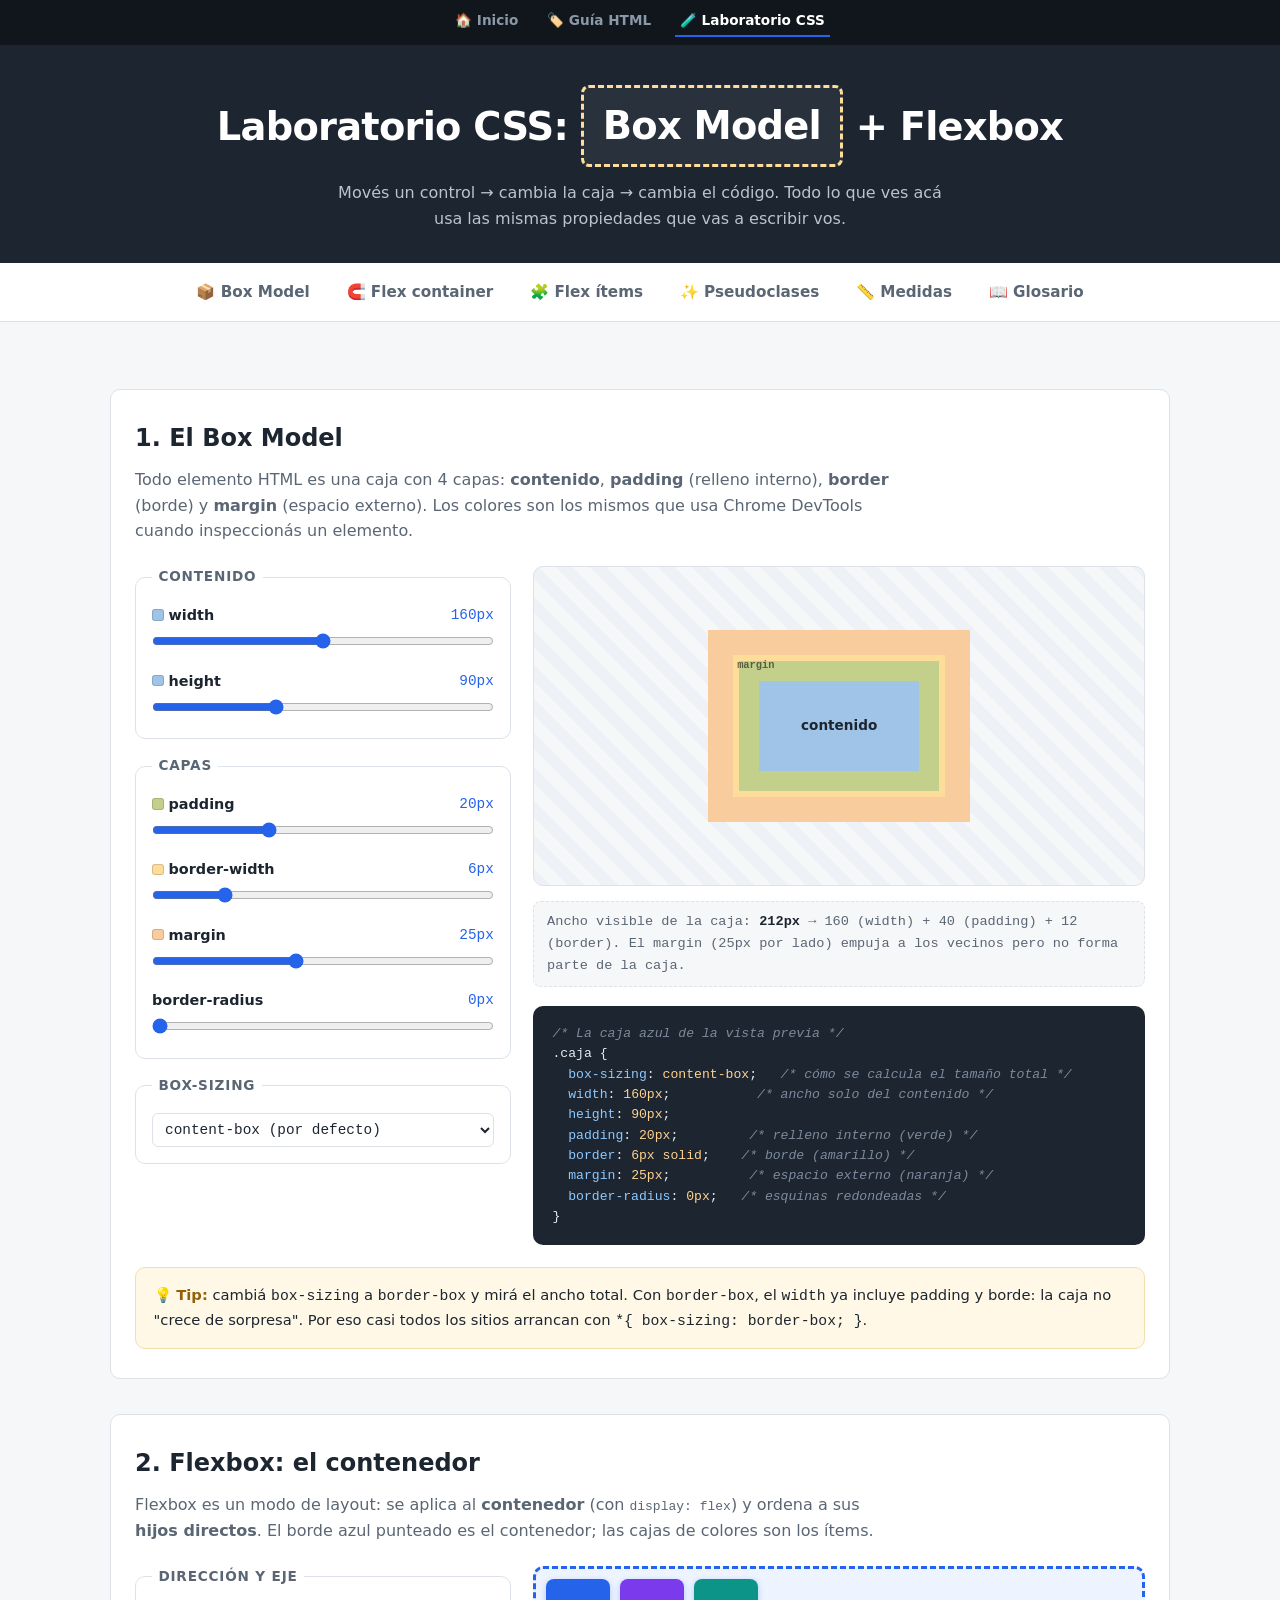
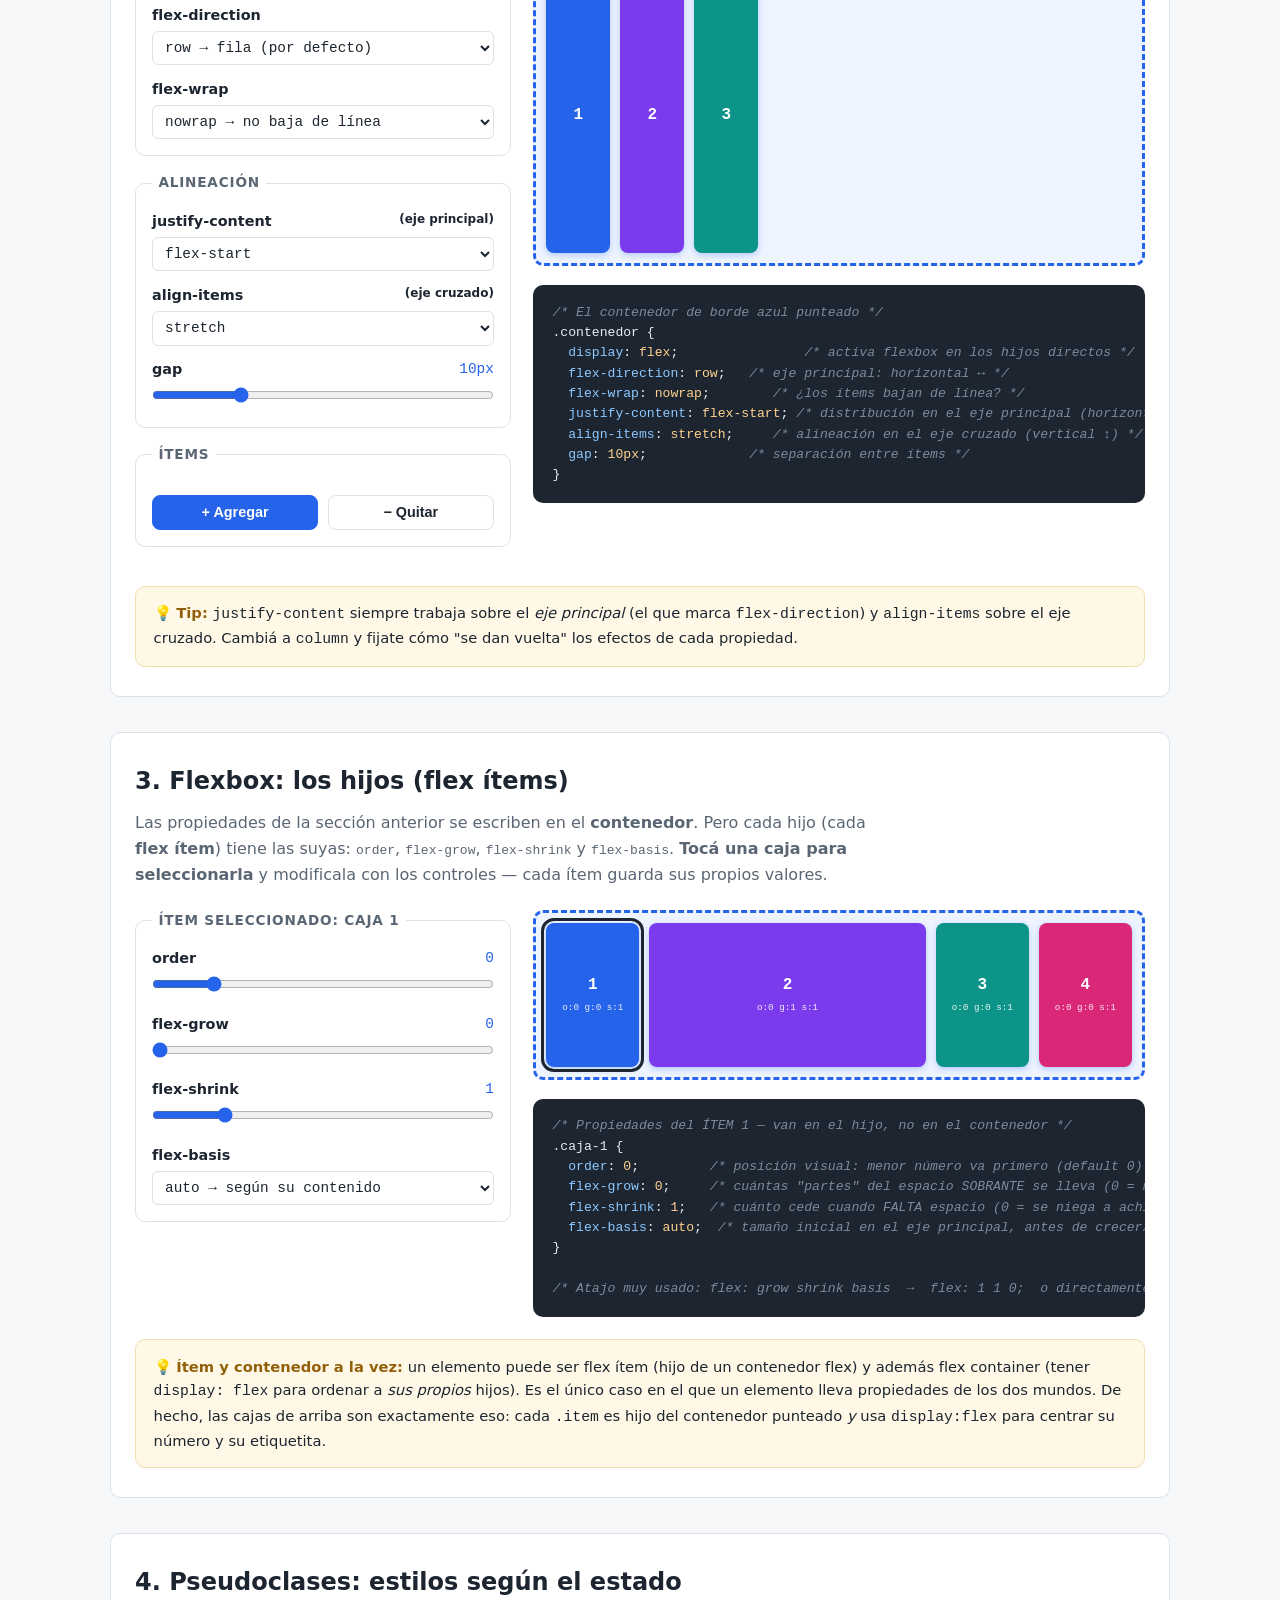
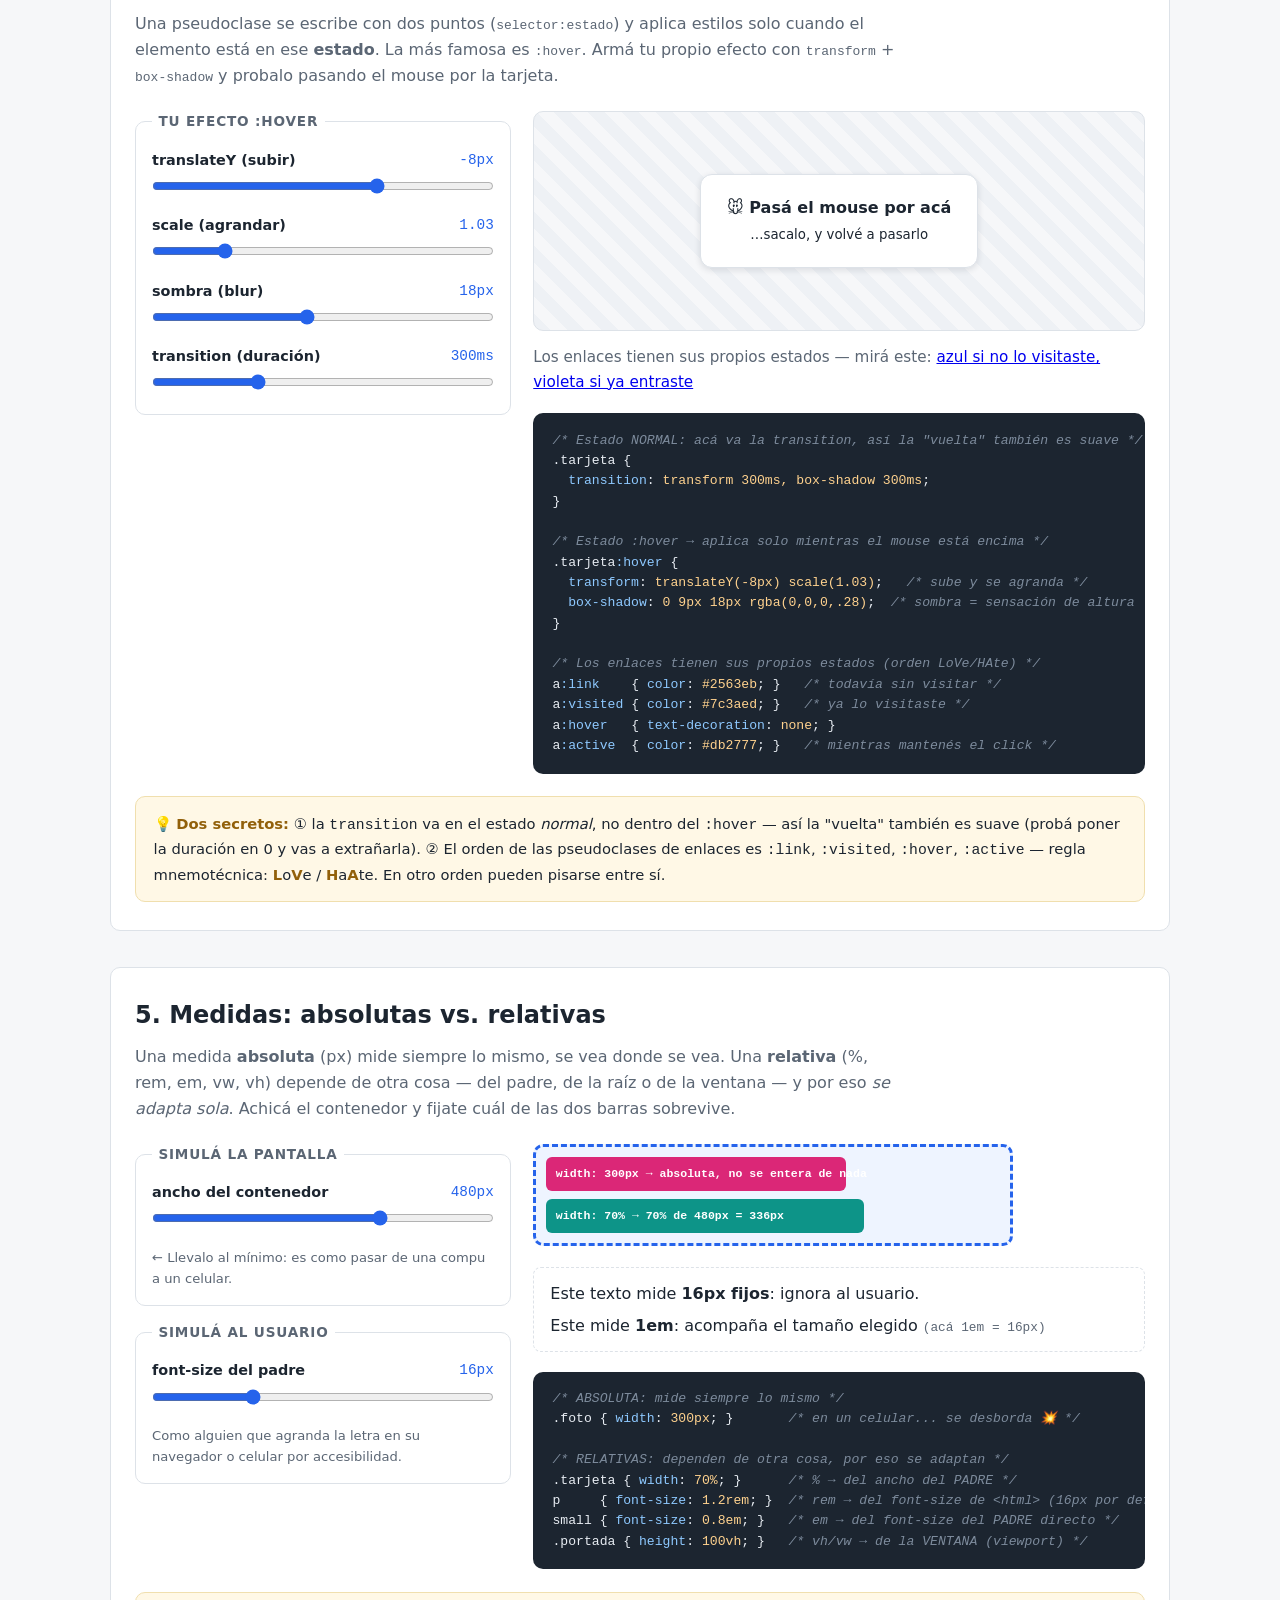
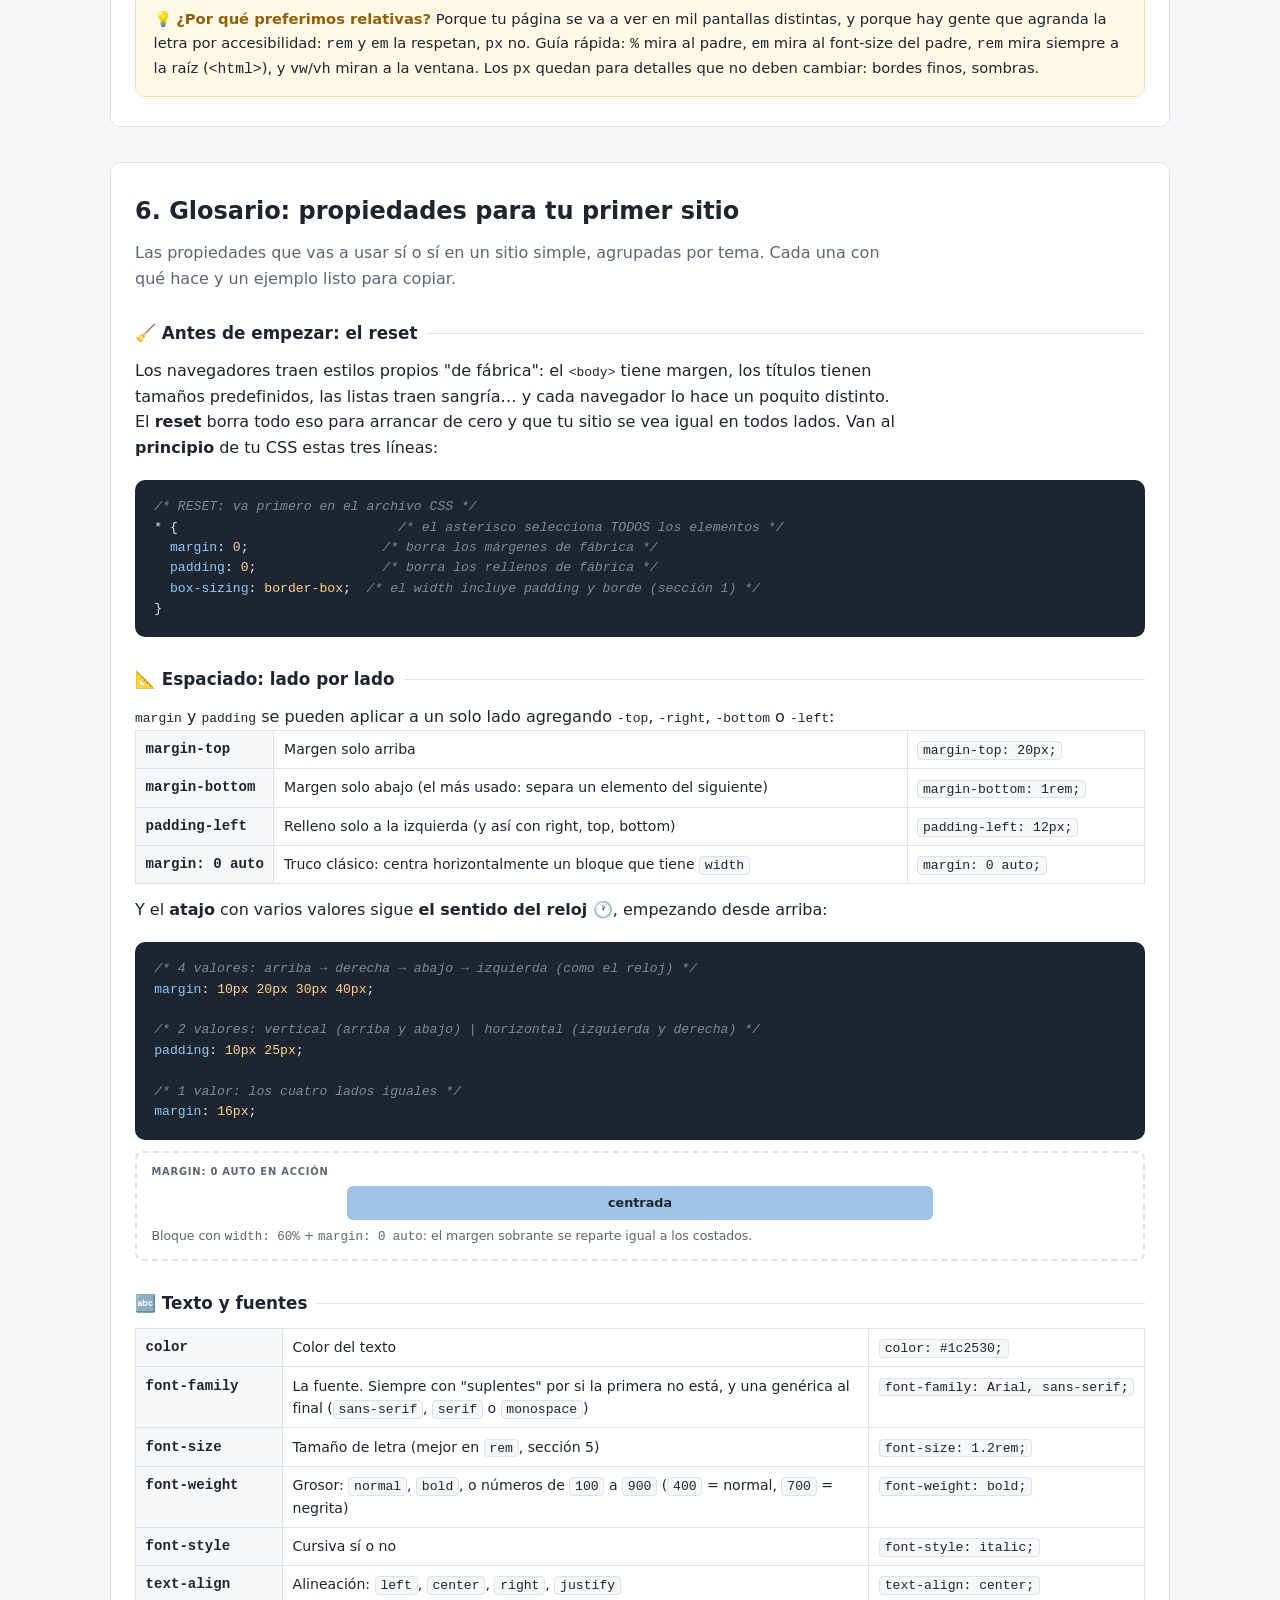
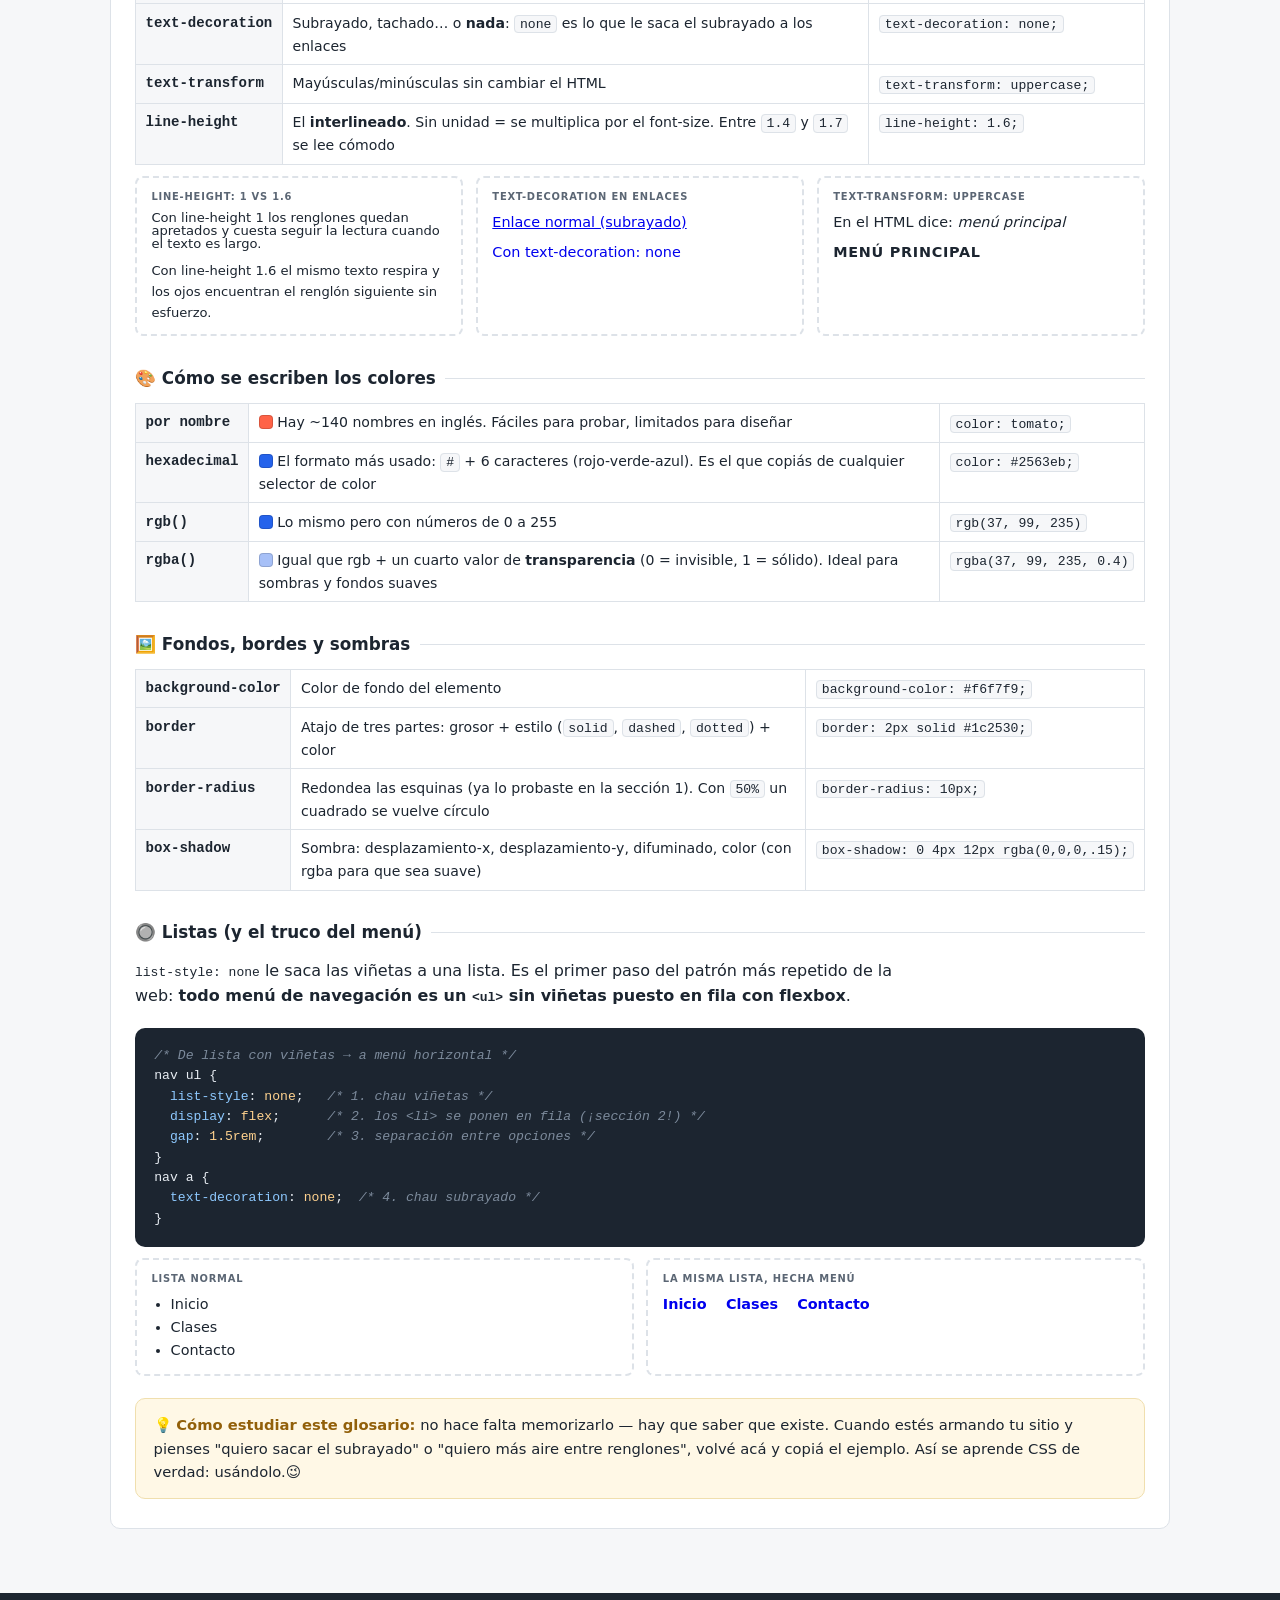
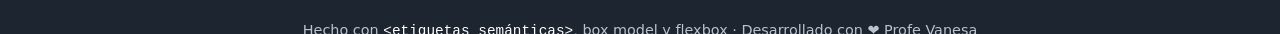
<file: sitio-html-css/laboratorio-css.html>
<!DOCTYPE html>
<html lang="es">
<head>
<meta charset="UTF-8">
<meta name="viewport" content="width=device-width, initial-scale=1.0">
<title>Laboratorio CSS · Box Model, Flexbox, Pseudoclases y Medidas</title>
<link rel="stylesheet" href="estilos-base.css">
<style>

:root{
  
  --c-margin:  #f9cc9d;   /* naranja: margin en DevTools */
  --c-padding: #c3d08b;   /* verde: padding en DevTools */
  --c-content: #9fc4e7;   /* azul: contenido en DevTools */
  --codigo-prop:#8ec9ff;  /* propiedades en el código de ejemplo */
}



header.principal h1{
  font-size: clamp(1.6rem, 4vw, 2.4rem);
  letter-spacing: -0.02em;
}
header.principal h1 .caja-titulo{
  display: inline-block;
  border: 3px dashed var(--c-border);
  background: rgba(255,255,255,.06);
  padding: .2em .5em;
  border-radius: 8px;
}

nav.menu{
  position: sticky;
  top: 0;
  z-index: 50;
  background: #fff;
  border-bottom: 1px solid var(--linea);
  display: flex;            
  justify-content: center;
  gap: .5rem;
  padding: .6rem 1rem;
  flex-wrap: wrap;
}
nav.menu a{
  text-decoration: none;
  color: var(--tinta-suave);
  font-weight: 600;
  font-size: .95rem;
  padding: .45rem .9rem;
  border-radius: 999px;
  transition: background .15s, color .15s;
}
nav.menu a:hover{              
  background: var(--acento);
  color: #fff;
}

main{
  max-width: 1100px;
  margin: 0 auto;
  padding: 2rem 1.25rem 4rem;
}


section.bloque{
  background: var(--tarjeta);
  border: 1px solid var(--linea);
  border-radius: var(--radio);
  padding: 1.8rem 1.5rem;
  margin-top: 2.2rem;
  scroll-margin-top: 4.5rem;   
}
section.bloque > h2{
  font-size: 1.5rem;
  display: flex;
  align-items: center;
  gap: .6rem;
}
section.bloque > h2 .tag{
  font-family: var(--mono);
  font-size: .75rem;
  background: var(--papel);
  border: 1px solid var(--linea);
  color: var(--tinta-suave);
  padding: .15rem .5rem;
  border-radius: 6px;
}
section.bloque > p.intro{
  color: var(--tinta-suave);
  margin: .6rem 0 1.4rem;
  max-width: 75ch;
}


.laboratorio{
  display: flex;
  flex-wrap: wrap;
  gap: 1.4rem;
}
.laboratorio .controles{ flex: 1 1 260px; }
.laboratorio .escenario{ flex: 2 1 380px; min-width: 0; }


fieldset.grupo{
  border: 1px solid var(--linea);
  border-radius: var(--radio);
  padding: 1rem;
  margin-bottom: 1rem;
}
fieldset.grupo legend{
  font-weight: 700;
  font-size: .85rem;
  text-transform: uppercase;
  letter-spacing: .06em;
  padding: 0 .4rem;
  color: var(--tinta-suave);
}
.control{ margin-bottom: .8rem; }
.control:last-child{ margin-bottom: 0; }
.control label{
  display: flex;
  justify-content: space-between;  
  font-size: .9rem;
  font-weight: 600;
  margin-bottom: .25rem;
}
.control label output{
  font-family: var(--mono);
  font-weight: 400;
  color: var(--acento);
}
.control input[type="range"]{
  width: 100%;
  accent-color: var(--acento);
}
.control select{
  width: 100%;
  padding: .45rem .5rem;
  font-family: var(--mono);
  font-size: .9rem;
  border: 1px solid var(--linea);
  border-radius: 6px;
  background: #fff;
  color: var(--tinta);
}
.chip-color{
  display:inline-block; width:.8em; height:.8em;
  border-radius:3px; margin-right:.35em; vertical-align:-.05em;
  border:1px solid rgba(0,0,0,.15);
}

/* --- Escenario del Box Model --- */
.vista{
  background: repeating-linear-gradient(45deg, #eef1f5 0 12px, #f6f7f9 12px 24px);
  border: 1px solid var(--linea);
  border-radius: var(--radio);
  padding: 1.2rem;
  display: flex;
  justify-content: center;
  align-items: center;
  min-height: 320px;
  overflow: auto;
}

#capaMargin{
  background: var(--c-margin);
  position: relative;
  transition: padding .15s;
}
#capaBorder{
  background: var(--c-border);
  transition: padding .15s;
}
#capaPadding{
  background: var(--c-padding);
  transition: padding .15s;
}
#capaContenido{
  background: var(--c-content);
  display: flex;
  justify-content: center;
  align-items: center;
  text-align: center;
  font-weight: 700;
  font-size: .85rem;
  transition: width .15s, height .15s;
  overflow: hidden;
}
.etiqueta-capa{
  position: absolute;
  font-family: var(--mono);
  font-size: .65rem;
  font-weight: 700;
  color: rgba(0,0,0,.55);
  padding: 2px 4px;
}
#totalCaja{
  margin-top: .9rem;
  font-family: var(--mono);
  font-size: .85rem;
  background: var(--papel);
  border: 1px dashed var(--linea);
  border-radius: 8px;
  padding: .6rem .8rem;
  color: var(--tinta-suave);
}
#totalCaja strong{ color: var(--tinta); }

/* --- Escenario Flexbox --- */
#flexContenedor{
  display: flex;              
  border: 3px dashed var(--acento);
  border-radius: var(--radio);
  background: #eef4ff;
  min-height: 300px;
  padding: 10px;
  transition: gap .15s;
}
#flexContenedor .item, #fiContenedor .item{
  background: var(--acento);
  color: #fff;
  font-family: var(--mono);
  font-weight: 700;
  border-radius: 8px;
  display: flex;
  justify-content: center;
  align-items: center;
  min-width: 64px;
  min-height: 64px;
  padding: .6rem 1rem;
  box-shadow: 0 2px 6px rgba(37,99,235,.3);
}
/* Ítems de distinto tamaño para que se note la alineación */
#flexContenedor .item:nth-child(2), #fiContenedor .item:nth-child(2){ min-height: 96px; background:#7c3aed; }
#flexContenedor .item:nth-child(3), #fiContenedor .item:nth-child(3){ min-height: 76px; background:#0d9488; }
#flexContenedor .item:nth-child(4), #fiContenedor .item:nth-child(4){ background:#db2777; }
#flexContenedor .item:nth-child(5), #fiContenedor .item:nth-child(5){ min-height: 110px; background:#d97706; }
#flexContenedor .item:nth-child(n+6){ background:#475569; }
.botonera{ display:flex; gap:.6rem; margin-top:.8rem; }
.botonera button{
  flex: 1;
  padding: .55rem .8rem;
  font-weight: 700;
  font-size: .9rem;
  border-radius: 8px;
  border: 1px solid var(--linea);
  background: #fff;
  color: var(--tinta);
  cursor: pointer;
  transition: background .15s;
}
.botonera button:hover{ background: var(--papel); }
.botonera button.primario{
  background: var(--acento);
  border-color: var(--acento);
  color: #fff;
}
.botonera button.primario:hover{ background:#1d4ed8; }

/* --- Panel de código en vivo --- */
pre.codigo{
  background: var(--codigo-bg);
  color: var(--codigo-tx);
  font-family: var(--mono);
  font-size: .82rem;
  line-height: 1.55;
  border-radius: var(--radio);
  padding: 1.1rem 1.2rem;
  margin-top: 1.2rem;
  overflow-x: auto;
  white-space: pre;
}
pre.codigo .prop{ color: var(--codigo-prop); }
pre.codigo .val{ color: var(--codigo-val); }
pre.codigo .com{ color: var(--codigo-com); font-style: italic; }

/* --- Sección 3: Flex ítems (propiedades de los HIJOS) --- */
#fiContenedor{
  display: flex;
  flex-wrap: nowrap;         
  border: 3px dashed var(--acento);
  border-radius: var(--radio);
  background: #eef4ff;
  min-height: 170px;
  padding: 10px;
  gap: 10px;
  overflow: hidden;
}
#fiContenedor .item{
  cursor: pointer;
  flex-direction: column;    
  gap: .15rem;
  user-select: none;
}
#fiContenedor .item .mini{
  font-size: .58rem;
  font-weight: 400;
  opacity: .9;
  white-space: nowrap;
}
#fiContenedor .item.sel{     
  outline: 3px solid var(--tinta);
  outline-offset: 2px;
}


#tarjetaHover{
  background: #fff;
  border: 1px solid var(--linea);
  border-radius: 12px;
  padding: 1.3rem 1.6rem;
  text-align: center;
  font-weight: 700;
  box-shadow: 0 2px 6px rgba(28,37,48,.12);
  cursor: pointer;
}
.demo-links{
  margin-top: .9rem;
  font-size: .95rem;
  color: var(--tinta-suave);
}

/* --- Sección 5: Medidas --- */
#medPadre{
  border: 3px dashed var(--acento);
  border-radius: var(--radio);
  background: #eef4ff;
  padding: 10px;
  width: 480px;              
  transition: width .1s;
}
.barra{
  color: #fff;
  font-family: var(--mono);
  font-size: .72rem;
  font-weight: 700;
  padding: .5rem .6rem;
  border-radius: 6px;
  white-space: nowrap;
}
.barra.px{  background: #db2777; width: 300px; margin-bottom: .5rem; } /* absoluta: se desborda */
.barra.pct{ background: #0d9488; width: 70%; }                          /* relativa: se adapta */
#medFuente{
  border: 1px dashed var(--linea);
  border-radius: 8px;
  background: #fff;
  padding: .8rem 1rem;
  margin-top: .9rem;
}

/* --- Sección 6: Glosario de propiedades --- */
h3.glo{
  font-size: 1.05rem;
  margin: 1.8rem 0 .7rem;
  display: flex;
  align-items: center;
  gap: .6rem;
}
h3.glo::after{          
  content: "";
  flex: 1;
  height: 1px;
  background: var(--linea);
}
table.glosario{
  width: 100%;
  border-collapse: collapse;
  font-size: .88rem;
}
table.glosario th, table.glosario td{
  text-align: left;
  padding: .45rem .6rem;
  border: 1px solid var(--linea);
  vertical-align: top;
}
table.glosario th{       
  font-family: var(--mono);
  font-weight: 700;
  background: var(--papel);
  white-space: nowrap;
  width: 1%;
}
table.glosario td code{
  font-family: var(--mono);
  font-size: .82rem;
  background: var(--papel);
  border: 1px solid var(--linea);
  border-radius: 4px;
  padding: .05rem .3rem;
  white-space: nowrap;
}
/* Mini demos renderizadas al lado de cada grupo */
.glo-demo{
  display: flex;
  flex-wrap: wrap;
  gap: .8rem;
  margin-top: .7rem;
}
.glo-demo > div{
  flex: 1 1 220px;
  border: 2px dashed var(--linea);
  border-radius: 8px;
  padding: .7rem .9rem;
  background: #fff;
  min-width: 0;
}
.glo-demo > div::before{
  content: attr(data-titulo);
  display: block;
  font-size: .62rem;
  font-weight: 800;
  letter-spacing: .08em;
  text-transform: uppercase;
  color: var(--tinta-suave);
  margin-bottom: .4rem;
}
.muestra-color{
  display: inline-block;
  width: 1em; height: 1em;
  border-radius: 4px;
  vertical-align: -.15em;
  border: 1px solid rgba(0,0,0,.15);
}


aside.tip{
  margin-top: 1.4rem;
  background: #fff8e6;
  border: 1px solid #f0dfae;
  border-radius: var(--radio);
  padding: .9rem 1.1rem;
  font-size: .92rem;
}
aside.tip strong{ color: #92600a; }


@media (max-width: 640px){
  section.bloque{ padding: 1.2rem 1rem; }
  pre.codigo{ font-size: .74rem; }
}
</style>
</head>
<script data-goatcounter="https://TUCODIGO.goatcounter.com/count"
        async src="//gc.zgo.at/count.js"></script>
<body>


<nav class="barra-sitio" aria-label="Páginas del sitio">
  <a href="index.html">🏠 Inicio</a>
  <a href="guia-etiquetas.html">🏷️ Guía HTML</a>
  <a href="laboratorio-css.html" aria-current="page">🧪 Laboratorio CSS</a>
</nav>


<header class="principal">
  <h1>Laboratorio CSS: <span class="caja-titulo">Box Model</span> + Flexbox</h1>
  <p>Movés un control → cambia la caja → cambia el código. Todo lo que ves acá usa las mismas propiedades que vas a escribir vos.</p>
</header>


<nav class="menu" aria-label="Navegación principal">
  <a href="#box-model">📦 Box Model</a>
  <a href="#flexbox">🧲 Flex container</a>
  <a href="#flex-items">🧩 Flex ítems</a>
  <a href="#pseudoclases">✨ Pseudoclases</a>
  <a href="#medidas">📏 Medidas</a>
  <a href="#glosario">📖 Glosario</a>
</nav>


<main>

  <section class="bloque" id="box-model">
    <h2>1. El Box Model</h2>
    <p class="intro">
      Todo elemento HTML es una caja con 4 capas: <strong>contenido</strong>,
      <strong>padding</strong> (relleno interno), <strong>border</strong> (borde)
      y <strong>margin</strong> (espacio externo). Los colores son los mismos
      que usa Chrome DevTools cuando inspeccionás un elemento.
    </p>

    <div class="laboratorio">
      <!-- Panel de controles -->
      <div class="controles">
        <fieldset class="grupo">
          <legend>Contenido</legend>
          <div class="control">
            <label for="bmWidth"><span><span class="chip-color" style="background:var(--c-content)"></span>width</span> <output id="bmWidthOut">160px</output></label>
            <input type="range" id="bmWidth" min="60" max="260" value="160">
          </div>
          <div class="control">
            <label for="bmHeight"><span><span class="chip-color" style="background:var(--c-content)"></span>height</span> <output id="bmHeightOut">90px</output></label>
            <input type="range" id="bmHeight" min="40" max="180" value="90">
          </div>
        </fieldset>

        <fieldset class="grupo">
          <legend>Capas</legend>
          <div class="control">
            <label for="bmPadding"><span><span class="chip-color" style="background:var(--c-padding)"></span>padding</span> <output id="bmPaddingOut">20px</output></label>
            <input type="range" id="bmPadding" min="0" max="60" value="20">
          </div>
          <div class="control">
            <label for="bmBorder"><span><span class="chip-color" style="background:var(--c-border)"></span>border-width</span> <output id="bmBorderOut">6px</output></label>
            <input type="range" id="bmBorder" min="0" max="30" value="6">
          </div>
          <div class="control">
            <label for="bmMargin"><span><span class="chip-color" style="background:var(--c-margin)"></span>margin</span> <output id="bmMarginOut">25px</output></label>
            <input type="range" id="bmMargin" min="0" max="60" value="25">
          </div>
          <div class="control">
            <label for="bmRadius"><span>border-radius</span> <output id="bmRadiusOut">0px</output></label>
            <input type="range" id="bmRadius" min="0" max="60" value="0">
          </div>
        </fieldset>

        <fieldset class="grupo">
          <legend>box-sizing</legend>
          <div class="control">
            <select id="bmSizing">
              <option value="content-box">content-box (por defecto)</option>
              <option value="border-box">border-box (el que usamos siempre)</option>
            </select>
          </div>
        </fieldset>
      </div>

      <!-- Vista previa -->
      <div class="escenario">
        <div class="vista">
          <div id="capaMargin">
            <span class="etiqueta-capa">margin</span>
            <div id="capaBorder">
              <div id="capaPadding">
                <div id="capaContenido">contenido</div>
              </div>
            </div>
          </div>
        </div>
        <p id="totalCaja"></p>
        <pre class="codigo" id="bmCodigo"></pre>
      </div>
    </div>

    <aside class="tip">
      💡 <strong>Tip:</strong> cambiá <code>box-sizing</code> a <code>border-box</code> y mirá el ancho total.
      Con <code>border-box</code>, el <code>width</code> ya incluye padding y borde: la caja no "crece de sorpresa".
      Por eso casi todos los sitios arrancan con <code>*{ box-sizing: border-box; }</code>.
    </aside>
  </section>

  <!-- ==========================================================
       SECCIÓN 2 · FLEXBOX
       ========================================================== -->
  <section class="bloque" id="flexbox">
    <h2>2. Flexbox: el contenedor</h2>
    <p class="intro">
      Flexbox es un modo de layout: se aplica al <strong>contenedor</strong>
      (con <code>display: flex</code>) y ordena a sus <strong>hijos directos</strong>.
      El borde azul punteado es el contenedor; las cajas de colores son los ítems.
    </p>

    <div class="laboratorio">
      <!-- Controles del contenedor flex -->
      <div class="controles">
        <fieldset class="grupo">
          <legend>Dirección y eje</legend>
          <div class="control">
            <label for="fxDirection">flex-direction</label>
            <select id="fxDirection">
              <option value="row">row → fila (por defecto)</option>
              <option value="row-reverse">row-reverse → fila invertida</option>
              <option value="column">column → columna</option>
              <option value="column-reverse">column-reverse → columna invertida</option>
            </select>
          </div>
          <div class="control">
            <label for="fxWrap">flex-wrap</label>
            <select id="fxWrap">
              <option value="nowrap">nowrap → no baja de línea</option>
              <option value="wrap">wrap → baja si no entra</option>
              <option value="wrap-reverse">wrap-reverse</option>
            </select>
          </div>
        </fieldset>

        <fieldset class="grupo">
          <legend>Alineación</legend>
          <div class="control">
            <label for="fxJustify">justify-content <small>(eje principal)</small></label>
            <select id="fxJustify">
              <option value="flex-start">flex-start</option>
              <option value="center">center</option>
              <option value="flex-end">flex-end</option>
              <option value="space-between">space-between</option>
              <option value="space-around">space-around</option>
              <option value="space-evenly">space-evenly</option>
            </select>
          </div>
          <div class="control">
            <label for="fxAlign">align-items <small>(eje cruzado)</small></label>
            <select id="fxAlign">
              <option value="stretch">stretch</option>
              <option value="flex-start">flex-start</option>
              <option value="center">center</option>
              <option value="flex-end">flex-end</option>
            </select>
          </div>
          <div class="control">
            <label for="fxGap"><span>gap</span> <output id="fxGapOut">10px</output></label>
            <input type="range" id="fxGap" min="0" max="40" value="10">
          </div>
        </fieldset>

        <fieldset class="grupo">
          <legend>Ítems</legend>
          <div class="botonera">
            <button type="button" class="primario" id="fxAgregar">+ Agregar</button>
            <button type="button" id="fxQuitar">− Quitar</button>
          </div>
        </fieldset>
      </div>

      <!-- Vista previa flex -->
      <div class="escenario">
        <div id="flexContenedor">
          <div class="item">1</div>
          <div class="item">2</div>
          <div class="item">3</div>
        </div>
        <pre class="codigo" id="fxCodigo"></pre>
      </div>
    </div>

    <aside class="tip">
      💡 <strong>Tip:</strong> <code>justify-content</code> siempre trabaja sobre el
      <em>eje principal</em> (el que marca <code>flex-direction</code>) y
      <code>align-items</code> sobre el eje cruzado. Cambiá a <code>column</code>
      y fijate cómo "se dan vuelta" los efectos de cada propiedad.
    </aside>
  </section>


  <section class="bloque" id="flex-items">
    <h2>3. Flexbox: los hijos (flex ítems)</h2>
    <p class="intro">
      Las propiedades de la sección anterior se escriben en el <strong>contenedor</strong>.
      Pero cada hijo (cada <strong>flex ítem</strong>) tiene las suyas:
      <code>order</code>, <code>flex-grow</code>, <code>flex-shrink</code> y
      <code>flex-basis</code>. <strong>Tocá una caja para seleccionarla</strong>
      y modificala con los controles — cada ítem guarda sus propios valores.
    </p>

    <div class="laboratorio">
     
      <div class="controles">
        <fieldset class="grupo">
          <legend>Ítem seleccionado: caja <span id="fiCual">1</span></legend>
          <div class="control">
            <label for="fiOrder"><span>order</span> <output id="fiOrderOut">0</output></label>
            <input type="range" id="fiOrder" min="-1" max="5" value="0">
          </div>
          <div class="control">
            <label for="fiGrow"><span>flex-grow</span> <output id="fiGrowOut">0</output></label>
            <input type="range" id="fiGrow" min="0" max="5" value="0">
          </div>
          <div class="control">
            <label for="fiShrink"><span>flex-shrink</span> <output id="fiShrinkOut">1</output></label>
            <input type="range" id="fiShrink" min="0" max="5" value="1">
          </div>
          <div class="control">
            <label for="fiBasis">flex-basis</label>
            <select id="fiBasis">
              <option value="auto">auto → según su contenido</option>
              <option value="0">0 → arranca de cero</option>
              <option value="120px">120px → tamaño inicial fijo</option>
              <option value="220px">220px → tamaño inicial grande</option>
              <option value="40%">40% → relativo al contenedor</option>
            </select>
          </div>
        </fieldset>
      </div>


      <div class="escenario">
        <div id="fiContenedor">
          <div class="item"><span>1</span><span class="mini"></span></div>
          <div class="item"><span>2</span><span class="mini"></span></div>
          <div class="item"><span>3</span><span class="mini"></span></div>
          <div class="item"><span>4</span><span class="mini"></span></div>
        </div>
        <pre class="codigo" id="fiCodigo"></pre>
      </div>
    </div>

    <aside class="tip">
      💡 <strong>Ítem y contenedor a la vez:</strong> un elemento puede ser flex ítem
      (hijo de un contenedor flex) y además flex container (tener <code>display: flex</code>
      para ordenar a <em>sus propios</em> hijos). Es el único caso en el que un elemento
      lleva propiedades de los dos mundos. De hecho, las cajas de arriba son exactamente
      eso: cada <code>.item</code> es hijo del contenedor punteado <em>y</em> usa
      <code>display:flex</code> para centrar su número y su etiquetita.
    </aside>
  </section>


  <section class="bloque" id="pseudoclases">
    <h2>4. Pseudoclases: estilos según el estado</h2>
    <p class="intro">
      Una pseudoclase se escribe con dos puntos (<code>selector:estado</code>) y aplica
      estilos solo cuando el elemento está en ese <strong>estado</strong>. La más famosa
      es <code>:hover</code>. Armá tu propio efecto con <code>transform</code> +
      <code>box-shadow</code> y probalo pasando el mouse por la tarjeta.
    </p>

    <div class="laboratorio">
      <div class="controles">
        <fieldset class="grupo">
          <legend>Tu efecto :hover</legend>
          <div class="control">
            <label for="psTy"><span>translateY (subir)</span> <output id="psTyOut">-8px</output></label>
            <input type="range" id="psTy" min="-24" max="0" value="-8">
          </div>
          <div class="control">
            <label for="psScale"><span>scale (agrandar)</span> <output id="psScaleOut">1.03</output></label>
            <input type="range" id="psScale" min="100" max="115" value="103">
          </div>
          <div class="control">
            <label for="psBlur"><span>sombra (blur)</span> <output id="psBlurOut">18px</output></label>
            <input type="range" id="psBlur" min="0" max="40" value="18">
          </div>
          <div class="control">
            <label for="psDur"><span>transition (duración)</span> <output id="psDurOut">300ms</output></label>
            <input type="range" id="psDur" min="0" max="1000" step="50" value="300">
          </div>
        </fieldset>
      </div>

      <div class="escenario">
        <div class="vista" style="min-height:220px">
          <div id="tarjetaHover">🐭 Pasá el mouse por acá<br><small style="font-weight:400">…sacalo, y volvé a pasarlo</small></div>
        </div>
        <p class="demo-links">Los enlaces tienen sus propios estados — mirá este:
          <a href="https://developer.mozilla.org" target="_blank" rel="noopener">azul si no lo visitaste, violeta si ya entraste</a>
        </p>
        <pre class="codigo" id="psCodigo"></pre>
      </div>
    </div>

    <aside class="tip">
      💡 <strong>Dos secretos:</strong> ① la <code>transition</code> va en el estado
      <em>normal</em>, no dentro del <code>:hover</code> — así la "vuelta" también es suave
      (probá poner la duración en 0 y vas a extrañarla). ② El orden de las pseudoclases
      de enlaces es <code>:link</code>, <code>:visited</code>, <code>:hover</code>,
      <code>:active</code> — regla mnemotécnica: <strong>L</strong>o<strong>V</strong>e /
      <strong>H</strong>a<strong>A</strong>te. En otro orden pueden pisarse entre sí.
    </aside>
  </section>


  <section class="bloque" id="medidas">
    <h2>5. Medidas: absolutas vs. relativas</h2>
    <p class="intro">
      Una medida <strong>absoluta</strong> (px) mide siempre lo mismo, se vea donde se vea.
      Una <strong>relativa</strong> (%, rem, em, vw, vh) depende de otra cosa — del padre,
      de la raíz o de la ventana — y por eso <em>se adapta sola</em>.
      Achicá el contenedor y fijate cuál de las dos barras sobrevive.
    </p>

    <div class="laboratorio">
      <div class="controles">
        <fieldset class="grupo">
          <legend>Simulá la pantalla</legend>
          <div class="control">
            <label for="mdAncho"><span>ancho del contenedor</span> <output id="mdAnchoOut">480px</output></label>
            <input type="range" id="mdAncho" min="230" max="600" value="480">
          </div>
          <p style="font-size:.82rem;color:var(--tinta-suave)">← Llevalo al mínimo: es como pasar de una compu a un celular.</p>
        </fieldset>
        <fieldset class="grupo">
          <legend>Simulá al usuario</legend>
          <div class="control">
            <label for="mdFuente"><span>font-size del padre</span> <output id="mdFuenteOut">16px</output></label>
            <input type="range" id="mdFuente" min="12" max="26" value="16">
          </div>
          <p style="font-size:.82rem;color:var(--tinta-suave)">Como alguien que agranda la letra en su navegador o celular por accesibilidad.</p>
        </fieldset>
      </div>

      <div class="escenario">
        
        <div style="overflow-x:auto;padding-bottom:.4rem">
          <div id="medPadre">
            <div class="barra px">width: 300px → absoluta, no se entera de nada</div>
            <div class="barra pct">width: 70% <span id="pctCalc"></span></div>
          </div>
        </div>

        
        <div id="medFuente">
          <p style="font-size:16px;margin:0">Este texto mide <strong>16px fijos</strong>: ignora al usuario.</p>
          <p style="font-size:1em;margin:.4rem 0 0">Este mide <strong>1em</strong>: acompaña el tamaño elegido <span id="emCalc" style="font-family:var(--mono);font-size:.8em;color:var(--tinta-suave)"></span></p>
        </div>

        <pre class="codigo"><span class="com">/* ABSOLUTA: mide siempre lo mismo */</span>
.foto { <span class="prop">width</span>: <span class="val">300px</span>; }       <span class="com">/* en un celular... se desborda 💥 */</span>

<span class="com">/* RELATIVAS: dependen de otra cosa, por eso se adaptan */</span>
.tarjeta { <span class="prop">width</span>: <span class="val">70%</span>; }      <span class="com">/* % → del ancho del PADRE */</span>
p     { <span class="prop">font-size</span>: <span class="val">1.2rem</span>; }  <span class="com">/* rem → del font-size de &lt;html&gt; (16px por defecto → 19.2px) */</span>
small { <span class="prop">font-size</span>: <span class="val">0.8em</span>; }   <span class="com">/* em → del font-size del PADRE directo */</span>
.portada { <span class="prop">height</span>: <span class="val">100vh</span>; }   <span class="com">/* vh/vw → de la VENTANA (viewport) */</span></pre>
      </div>
    </div>

    <aside class="tip">
      💡 <strong>¿Por qué preferimos relativas?</strong> Porque tu página se va a ver en
      mil pantallas distintas, y porque hay gente que agranda la letra por accesibilidad:
      <code>rem</code> y <code>em</code> la respetan, <code>px</code> no. Guía rápida:
      <code>%</code> mira al padre, <code>em</code> mira al font-size del padre,
      <code>rem</code> mira siempre a la raíz (<code>&lt;html&gt;</code>), y
      <code>vw</code>/<code>vh</code> miran a la ventana. Los <code>px</code> quedan para
      detalles que no deben cambiar: bordes finos, sombras.
    </aside>
  </section>


  <section class="bloque" id="glosario">
    <h2>6. Glosario: propiedades para tu primer sitio</h2>
    <p class="intro">
      Las propiedades que vas a usar sí o sí en un sitio simple, agrupadas por tema.
      Cada una con qué hace y un ejemplo listo para copiar.
    </p>

    <!-- ─── El reset ─── -->
    <h3 class="glo">🧹 Antes de empezar: el reset</h3>
    <p style="max-width:75ch">
      Los navegadores traen estilos propios "de fábrica": el <code>&lt;body&gt;</code> tiene
      margen, los títulos tienen tamaños predefinidos, las listas traen sangría… y cada
      navegador lo hace un poquito distinto. El <strong>reset</strong> borra todo eso para
      arrancar de cero y que tu sitio se vea igual en todos lados. Van al
      <strong>principio</strong> de tu CSS estas tres líneas:
    </p>
    <pre class="codigo"><span class="com">/* RESET: va primero en el archivo CSS */</span>
* {                            <span class="com">/* el asterisco selecciona TODOS los elementos */</span>
  <span class="prop">margin</span>: <span class="val">0</span>;                 <span class="com">/* borra los márgenes de fábrica */</span>
  <span class="prop">padding</span>: <span class="val">0</span>;                <span class="com">/* borra los rellenos de fábrica */</span>
  <span class="prop">box-sizing</span>: <span class="val">border-box</span>;  <span class="com">/* el width incluye padding y borde (sección 1) */</span>
}</pre>

    <!-- ─── Espaciado ─── -->
    <h3 class="glo">📐 Espaciado: lado por lado</h3>
    <p style="max-width:75ch">
      <code>margin</code> y <code>padding</code> se pueden aplicar a un solo lado
      agregando <code>-top</code>, <code>-right</code>, <code>-bottom</code> o <code>-left</code>:
    </p>
    <table class="glosario">
      <tr><th>margin-top</th><td>Margen solo arriba</td><td><code>margin-top: 20px;</code></td></tr>
      <tr><th>margin-bottom</th><td>Margen solo abajo (el más usado: separa un elemento del siguiente)</td><td><code>margin-bottom: 1rem;</code></td></tr>
      <tr><th>padding-left</th><td>Relleno solo a la izquierda (y así con right, top, bottom)</td><td><code>padding-left: 12px;</code></td></tr>
      <tr><th>margin: 0 auto</th><td>Truco clásico: centra horizontalmente un bloque que tiene <code>width</code></td><td><code>margin: 0 auto;</code></td></tr>
    </table>
    <p style="max-width:75ch;margin-top:.8rem">
      Y el <strong>atajo</strong> con varios valores sigue <strong>el sentido del reloj 🕐</strong>,
      empezando desde arriba:
    </p>
    <pre class="codigo"><span class="com">/* 4 valores: arriba → derecha → abajo → izquierda (como el reloj) */</span>
<span class="prop">margin</span>: <span class="val">10px 20px 30px 40px</span>;

<span class="com">/* 2 valores: vertical (arriba y abajo) | horizontal (izquierda y derecha) */</span>
<span class="prop">padding</span>: <span class="val">10px 25px</span>;

<span class="com">/* 1 valor: los cuatro lados iguales */</span>
<span class="prop">margin</span>: <span class="val">16px</span>;</pre>
    <div class="glo-demo">
      <div data-titulo="margin: 0 auto en acción">
        <div style="width:60%;margin:0 auto;background:var(--c-content);border-radius:6px;text-align:center;padding:.4rem;font-size:.8rem;font-weight:700">centrada</div>
        <p style="font-size:.78rem;color:var(--tinta-suave);margin-top:.4rem">Bloque con <code style="font-family:var(--mono)">width: 60%</code> + <code style="font-family:var(--mono)">margin: 0 auto</code>: el margen sobrante se reparte igual a los costados.</p>
      </div>
    </div>

    <!-- ─── Texto y fuentes ─── -->
    <h3 class="glo">🔤 Texto y fuentes</h3>
    <table class="glosario">
      <tr><th>color</th><td>Color del texto</td><td><code>color: #1c2530;</code></td></tr>
      <tr><th>font-family</th><td>La fuente. Siempre con "suplentes" por si la primera no está, y una genérica al final (<code>sans-serif</code>, <code>serif</code> o <code>monospace</code>)</td><td><code>font-family: Arial, sans-serif;</code></td></tr>
      <tr><th>font-size</th><td>Tamaño de letra (mejor en <code>rem</code>, sección 5)</td><td><code>font-size: 1.2rem;</code></td></tr>
      <tr><th>font-weight</th><td>Grosor: <code>normal</code>, <code>bold</code>, o números de <code>100</code> a <code>900</code> (<code>400</code> = normal, <code>700</code> = negrita)</td><td><code>font-weight: bold;</code></td></tr>
      <tr><th>font-style</th><td>Cursiva sí o no</td><td><code>font-style: italic;</code></td></tr>
      <tr><th>text-align</th><td>Alineación: <code>left</code>, <code>center</code>, <code>right</code>, <code>justify</code></td><td><code>text-align: center;</code></td></tr>
      <tr><th>text-decoration</th><td>Subrayado, tachado… o <strong>nada</strong>: <code>none</code> es lo que le saca el subrayado a los enlaces</td><td><code>text-decoration: none;</code></td></tr>
      <tr><th>text-transform</th><td>Mayúsculas/minúsculas sin cambiar el HTML</td><td><code>text-transform: uppercase;</code></td></tr>
      <tr><th>line-height</th><td>El <strong>interlineado</strong>. Sin unidad = se multiplica por el font-size. Entre <code>1.4</code> y <code>1.7</code> se lee cómodo</td><td><code>line-height: 1.6;</code></td></tr>
    </table>
    <div class="glo-demo">
      <div data-titulo="line-height: 1 vs 1.6">
        <p style="line-height:1;font-size:.82rem;margin:0">Con line-height 1 los renglones quedan apretados y cuesta seguir la lectura cuando el texto es largo.</p>
        <p style="line-height:1.6;font-size:.82rem;margin:.6rem 0 0">Con line-height 1.6 el mismo texto respira y los ojos encuentran el renglón siguiente sin esfuerzo.</p>
      </div>
      <div data-titulo="text-decoration en enlaces">
        <p style="font-size:.9rem;margin:0"><a href="#glosario">Enlace normal (subrayado)</a></p>
        <p style="font-size:.9rem;margin:.4rem 0 0"><a href="#glosario" style="text-decoration:none">Con text-decoration: none</a></p>
      </div>
      <div data-titulo="text-transform: uppercase">
        <p style="font-size:.9rem;margin:0">En el HTML dice: <em>menú principal</em></p>
        <p style="font-size:.9rem;margin:.4rem 0 0;text-transform:uppercase;font-weight:700;letter-spacing:.05em">menú principal</p>
      </div>
    </div>

    <!-- ─── Colores ─── -->
    <h3 class="glo">🎨 Cómo se escriben los colores</h3>
    <table class="glosario">
      <tr><th>por nombre</th><td><span class="muestra-color" style="background:tomato"></span> Hay ~140 nombres en inglés. Fáciles para probar, limitados para diseñar</td><td><code>color: tomato;</code></td></tr>
      <tr><th>hexadecimal</th><td><span class="muestra-color" style="background:#2563eb"></span> El formato más usado: <code>#</code> + 6 caracteres (rojo-verde-azul). Es el que copiás de cualquier selector de color</td><td><code>color: #2563eb;</code></td></tr>
      <tr><th>rgb()</th><td><span class="muestra-color" style="background:rgb(37,99,235)"></span> Lo mismo pero con números de 0 a 255</td><td><code>rgb(37, 99, 235)</code></td></tr>
      <tr><th>rgba()</th><td><span class="muestra-color" style="background:rgba(37,99,235,.4)"></span> Igual que rgb + un cuarto valor de <strong>transparencia</strong> (0 = invisible, 1 = sólido). Ideal para sombras y fondos suaves</td><td><code>rgba(37, 99, 235, 0.4)</code></td></tr>
    </table>

    <!-- ─── Fondos y bordes ─── -->
    <h3 class="glo">🖼️ Fondos, bordes y sombras</h3>
    <table class="glosario">
      <tr><th>background-color</th><td>Color de fondo del elemento</td><td><code>background-color: #f6f7f9;</code></td></tr>
      <tr><th>border</th><td>Atajo de tres partes: grosor + estilo (<code>solid</code>, <code>dashed</code>, <code>dotted</code>) + color</td><td><code>border: 2px solid #1c2530;</code></td></tr>
      <tr><th>border-radius</th><td>Redondea las esquinas (ya lo probaste en la sección 1). Con <code>50%</code> un cuadrado se vuelve círculo</td><td><code>border-radius: 10px;</code></td></tr>
      <tr><th>box-shadow</th><td>Sombra: desplazamiento-x, desplazamiento-y, difuminado, color (con rgba para que sea suave)</td><td><code>box-shadow: 0 4px 12px rgba(0,0,0,.15);</code></td></tr>
    </table>

    <!-- ─── Listas ─── -->
    <h3 class="glo">🔘 Listas (y el truco del menú)</h3>
    <p style="max-width:75ch">
      <code>list-style: none</code> le saca las viñetas a una lista. Es el primer paso del
      patrón más repetido de la web: <strong>todo menú de navegación es un
      <code>&lt;ul&gt;</code> sin viñetas puesto en fila con flexbox</strong>.
    </p>
    <pre class="codigo"><span class="com">/* De lista con viñetas → a menú horizontal */</span>
nav ul {
  <span class="prop">list-style</span>: <span class="val">none</span>;   <span class="com">/* 1. chau viñetas */</span>
  <span class="prop">display</span>: <span class="val">flex</span>;      <span class="com">/* 2. los &lt;li&gt; se ponen en fila (¡sección 2!) */</span>
  <span class="prop">gap</span>: <span class="val">1.5rem</span>;        <span class="com">/* 3. separación entre opciones */</span>
}
nav a {
  <span class="prop">text-decoration</span>: <span class="val">none</span>;  <span class="com">/* 4. chau subrayado */</span>
}</pre>
    <div class="glo-demo">
      <div data-titulo="lista normal">
        <ul style="margin-left:1.2rem;font-size:.9rem">
          <li>Inicio</li><li>Clases</li><li>Contacto</li>
        </ul>
      </div>
      <div data-titulo="la misma lista, hecha menú">
        <ul style="list-style:none;display:flex;gap:1.2rem;font-size:.9rem;font-weight:700">
          <li><a href="#glosario" style="text-decoration:none">Inicio</a></li>
          <li><a href="#glosario" style="text-decoration:none">Clases</a></li>
          <li><a href="#glosario" style="text-decoration:none">Contacto</a></li>
        </ul>
      </div>
    </div>

    <aside class="tip">
      💡 <strong>Cómo estudiar este glosario:</strong> no hace falta memorizarlo — hay que
      saber que existe. Cuando estés armando tu sitio y pienses "quiero sacar el subrayado"
      o "quiero más aire entre renglones", volvé acá y copiá el ejemplo. Así se aprende CSS
      de verdad: usándolo.😉
    </aside>
  </section>

</main>

<!-- ============================================================
     <footer>
     ============================================================ -->
<footer class="pie">
  <p>Hecho con <code>&lt;etiquetas semánticas&gt;</code>, box model y flexbox · Desarrollado con ❤️ Profe Vanesa</p>
</footer>

<script>


const $ = id => document.getElementById(id);

/* ---------- 1) BOX MODEL ---------- */
const bmControles = ["bmWidth","bmHeight","bmPadding","bmBorder","bmMargin","bmRadius"];

function pintarBoxModel(){
  const w  = +$("bmWidth").value;
  const h  = +$("bmHeight").value;
  const p  = +$("bmPadding").value;
  const b  = +$("bmBorder").value;
  const m  = +$("bmMargin").value;
  const r  = +$("bmRadius").value;
  const sizing = $("bmSizing").value;


  $("bmWidthOut").textContent   = w + "px";
  $("bmHeightOut").textContent  = h + "px";
  $("bmPaddingOut").textContent = p + "px";
  $("bmBorderOut").textContent  = b + "px";
  $("bmMarginOut").textContent  = m + "px";
  $("bmRadiusOut").textContent  = r + "px";


  let contW = w, contH = h;
  if (sizing === "border-box"){
    contW = Math.max(20, w - 2*p - 2*b);
    contH = Math.max(20, h - 2*p - 2*b);
  }

  $("capaMargin").style.padding  = m + "px";
  $("capaBorder").style.padding  = b + "px";
  $("capaBorder").style.borderRadius = r + "px";
  $("capaPadding").style.padding = p + "px";
  $("capaContenido").style.width  = contW + "px";
  $("capaContenido").style.height = contH + "px";


  const totalW = (sizing === "border-box" ? w : w + 2*p + 2*b);
  const detalle = sizing === "border-box"
    ? `width ya incluye padding y border`
    : `${w} (width) + ${2*p} (padding) + ${2*b} (border)`;
  $("totalCaja").innerHTML =
    `Ancho visible de la caja: <strong>${totalW}px</strong> → ${detalle}. El margin (${m}px por lado) empuja a los vecinos pero no forma parte de la caja.`;


  $("bmCodigo").innerHTML =
`<span class="com">/* La caja azul de la vista previa */</span>
.caja {
  <span class="prop">box-sizing</span>: <span class="val">${sizing}</span>;   <span class="com">/* cómo se calcula el tamaño total */</span>
  <span class="prop">width</span>: <span class="val">${w}px</span>;           <span class="com">/* ancho ${sizing === "border-box" ? "TOTAL (incluye padding y border)" : "solo del contenido"} */</span>
  <span class="prop">height</span>: <span class="val">${h}px</span>;
  <span class="prop">padding</span>: <span class="val">${p}px</span>;         <span class="com">/* relleno interno (verde) */</span>
  <span class="prop">border</span>: <span class="val">${b}px solid</span>;    <span class="com">/* borde (amarillo) */</span>
  <span class="prop">margin</span>: <span class="val">${m}px</span>;          <span class="com">/* espacio externo (naranja) */</span>
  <span class="prop">border-radius</span>: <span class="val">${r}px</span>;   <span class="com">/* esquinas redondeadas */</span>
}`;
}

bmControles.forEach(id => $(id).addEventListener("input", pintarBoxModel));
$("bmSizing").addEventListener("change", pintarBoxModel);

/* ---------- 2) FLEXBOX ---------- */
function pintarFlex(){
  const dir     = $("fxDirection").value;
  const wrap    = $("fxWrap").value;
  const justify = $("fxJustify").value;
  const align   = $("fxAlign").value;
  const gap     = +$("fxGap").value;

  $("fxGapOut").textContent = gap + "px";

  const cont = $("flexContenedor");
  cont.style.flexDirection = dir;
  cont.style.flexWrap      = wrap;
  cont.style.justifyContent= justify;
  cont.style.alignItems    = align;
  cont.style.gap           = gap + "px";

  const ejePrincipal = dir.startsWith("row") ? "horizontal ↔" : "vertical ↕";
  const ejeCruzado   = dir.startsWith("row") ? "vertical ↕" : "horizontal ↔";

  $("fxCodigo").innerHTML =
`<span class="com">/* El contenedor de borde azul punteado */</span>
.contenedor {
  <span class="prop">display</span>: <span class="val">flex</span>;                <span class="com">/* activa flexbox en los hijos directos */</span>
  <span class="prop">flex-direction</span>: <span class="val">${dir}</span>;   <span class="com">/* eje principal: ${ejePrincipal} */</span>
  <span class="prop">flex-wrap</span>: <span class="val">${wrap}</span>;        <span class="com">/* ¿los ítems bajan de línea? */</span>
  <span class="prop">justify-content</span>: <span class="val">${justify}</span>; <span class="com">/* distribución en el eje principal (${ejePrincipal}) */</span>
  <span class="prop">align-items</span>: <span class="val">${align}</span>;     <span class="com">/* alineación en el eje cruzado (${ejeCruzado}) */</span>
  <span class="prop">gap</span>: <span class="val">${gap}px</span>;             <span class="com">/* separación entre ítems */</span>
}`;
}

["fxDirection","fxWrap","fxJustify","fxAlign"].forEach(id =>
  $(id).addEventListener("change", pintarFlex));
$("fxGap").addEventListener("input", pintarFlex);


$("fxAgregar").addEventListener("click", () => {
  const cont = $("flexContenedor");
  if (cont.children.length >= 10) return;      // límite razonable
  const nuevo = document.createElement("div");
  nuevo.className = "item";
  nuevo.textContent = cont.children.length + 1;
  cont.appendChild(nuevo);
});
$("fxQuitar").addEventListener("click", () => {
  const cont = $("flexContenedor");
  if (cont.children.length > 1) cont.lastElementChild.remove();
});

/* ---------- 3) FLEX ÍTEMS (propiedades de los HIJOS) ---------- */
const fiCont  = $("fiContenedor");
const fiItems = [...fiCont.children];


const fiEstado = fiItems.map((el, i) =>
  ({ order: 0, grow: i === 1 ? 1 : 0, shrink: 1, basis: "auto" }));
let fiSel = 0;   // índice del ítem seleccionado

function pintarFlexItems(){
  fiItems.forEach((el, i) => {
    const e = fiEstado[i];
    
    el.style.order      = e.order;
    el.style.flexGrow   = e.grow;
    el.style.flexShrink = e.shrink;
    el.style.flexBasis  = e.basis;
    el.classList.toggle("sel", i === fiSel);  
  
    el.querySelector(".mini").textContent = `o:${e.order} g:${e.grow} s:${e.shrink}`;
  });

  
  const e = fiEstado[fiSel];
  $("fiCual").textContent = fiSel + 1;
  $("fiOrder").value  = e.order;   $("fiOrderOut").textContent  = e.order;
  $("fiGrow").value   = e.grow;    $("fiGrowOut").textContent   = e.grow;
  $("fiShrink").value = e.shrink;  $("fiShrinkOut").textContent = e.shrink;
  $("fiBasis").value  = e.basis;

  $("fiCodigo").innerHTML =
`<span class="com">/* Propiedades del ÍTEM ${fiSel + 1} — van en el hijo, no en el contenedor */</span>
.caja-${fiSel + 1} {
  <span class="prop">order</span>: <span class="val">${e.order}</span>;         <span class="com">/* posición visual: menor número va primero (default 0) */</span>
  <span class="prop">flex-grow</span>: <span class="val">${e.grow}</span>;     <span class="com">/* cuántas "partes" del espacio SOBRANTE se lleva (0 = no crece) */</span>
  <span class="prop">flex-shrink</span>: <span class="val">${e.shrink}</span>;   <span class="com">/* cuánto cede cuando FALTA espacio (0 = se niega a achicarse) */</span>
  <span class="prop">flex-basis</span>: <span class="val">${e.basis}</span>;  <span class="com">/* tamaño inicial en el eje principal, antes de crecer/ceder */</span>
}

<span class="com">/* Atajo muy usado: flex: grow shrink basis  →  flex: 1 1 0;  o directamente  flex: 1; */</span>`;
}

fiItems.forEach((el, i) => el.addEventListener("click", () => { fiSel = i; pintarFlexItems(); }));


$("fiOrder").addEventListener("input",  () => { fiEstado[fiSel].order  = +$("fiOrder").value;  pintarFlexItems(); });
$("fiGrow").addEventListener("input",   () => { fiEstado[fiSel].grow   = +$("fiGrow").value;   pintarFlexItems(); });
$("fiShrink").addEventListener("input", () => { fiEstado[fiSel].shrink = +$("fiShrink").value; pintarFlexItems(); });
$("fiBasis").addEventListener("change", () => { fiEstado[fiSel].basis  =  $("fiBasis").value;  pintarFlexItems(); });

/* ---------- 4) PSEUDOCLASES (:hover con transform + sombra) ---------- */

const hojaHover = document.createElement("style");
document.head.appendChild(hojaHover);

function pintarHover(){
  const ty   = +$("psTy").value;                       // cuánto sube
  const sc   = (+$("psScale").value / 100).toFixed(2); // 103 → 1.03
  const blur = +$("psBlur").value;                     // difuminado de la sombra
  const dur  = +$("psDur").value;                      // duración de la transición

  $("psTyOut").textContent    = ty + "px";
  $("psScaleOut").textContent = sc;
  $("psBlurOut").textContent  = blur + "px";
  $("psDurOut").textContent   = dur + "ms";

  hojaHover.textContent = `
    #tarjetaHover{ transition: transform ${dur}ms, box-shadow ${dur}ms; }
    #tarjetaHover:hover{
      transform: translateY(${ty}px) scale(${sc});
      box-shadow: 0 ${Math.round(blur / 2)}px ${blur}px rgba(28,37,48,.28);
    }`;

  $("psCodigo").innerHTML =
`<span class="com">/* Estado NORMAL: acá va la transition, así la "vuelta" también es suave */</span>
.tarjeta {
  <span class="prop">transition</span>: <span class="val">transform ${dur}ms, box-shadow ${dur}ms</span>;
}

<span class="com">/* Estado :hover → aplica solo mientras el mouse está encima */</span>
.tarjeta<span class="prop">:hover</span> {
  <span class="prop">transform</span>: <span class="val">translateY(${ty}px) scale(${sc})</span>;   <span class="com">/* sube y se agranda */</span>
  <span class="prop">box-shadow</span>: <span class="val">0 ${Math.round(blur / 2)}px ${blur}px rgba(0,0,0,.28)</span>;  <span class="com">/* sombra = sensación de altura */</span>
}

<span class="com">/* Los enlaces tienen sus propios estados (orden LoVe/HAte) */</span>
a<span class="prop">:link</span>    { <span class="prop">color</span>: <span class="val">#2563eb</span>; }   <span class="com">/* todavía sin visitar */</span>
a<span class="prop">:visited</span> { <span class="prop">color</span>: <span class="val">#7c3aed</span>; }   <span class="com">/* ya lo visitaste */</span>
a<span class="prop">:hover</span>   { <span class="prop">text-decoration</span>: <span class="val">none</span>; }
a<span class="prop">:active</span>  { <span class="prop">color</span>: <span class="val">#db2777</span>; }   <span class="com">/* mientras mantenés el click */</span>`;
}

["psTy","psScale","psBlur","psDur"].forEach(id => $(id).addEventListener("input", pintarHover));

/* ---------- 5) MEDIDAS ---------- */
function pintarMedidas(){
  const w  = +$("mdAncho").value;    // ancho del "padre" (simula la pantalla)
  const fs = +$("mdFuente").value;   // font-size del padre del texto

  $("mdAnchoOut").textContent = w + "px";
  $("medPadre").style.width = w + "px";
  
  $("pctCalc").textContent = `→ 70% de ${w}px = ${Math.round(w * 0.7)}px`;

  $("mdFuenteOut").textContent = fs + "px";
  $("medFuente").style.fontSize = fs + "px";   
  $("emCalc").textContent = `(acá 1em = ${fs}px)`;  
}
$("mdAncho").addEventListener("input", pintarMedidas);
$("mdFuente").addEventListener("input", pintarMedidas);

pintarBoxModel();
pintarFlex();
pintarFlexItems();
pintarHover();
pintarMedidas();
</script>
</body>
</html>
</file>
<file: estilos-base.css>
:root{
  --tinta:      #1c2530;  
  --tinta-suave:#5b6674;
  --papel:      #f6f7f9;   
  --tarjeta:    #ffffff;
  --linea:      #dde2e8;
  --acento:     #2563eb;   
  --c-border:   #fedd9a;   
  --codigo-bg:  #1c2530;
  --codigo-tx:  #e8edf3;
  --codigo-val: #ffd28e;
  --codigo-com: #7d8b9c;
  --mono: ui-monospace, "Cascadia Code", "Fira Code", Consolas, monospace;
  --radio: 10px;
}


*{ box-sizing: border-box; margin: 0; padding: 0; }


body{
  font-family: system-ui, -apple-system, "Segoe UI", Roboto, sans-serif;
  background: var(--papel);
  color: var(--tinta);
  line-height: 1.6;
}


.barra-sitio{
  display: flex;              
  justify-content: center;
  flex-wrap: wrap;
  gap: 1.2rem;
  background: #11161d;        
  padding: .5rem 1rem;
  font-size: .85rem;
}
.barra-sitio a{
  color: #8b98a7;
  text-decoration: none;
  font-weight: 600;
  padding: .15rem .3rem;
}
.barra-sitio a:hover{ color: #fff; }

.barra-sitio a[aria-current="page"]{
  color: #fff;
  border-bottom: 2px solid var(--acento);
}

/* ─── Header compartido ─── */
header.principal{
  background: var(--tinta);
  color: #fff;
  padding: 2.5rem 1.5rem 2rem;
  text-align: center;
}
header.principal p{
  color: #b9c4d0;
  max-width: 60ch;
  margin: .8rem auto 0;
}

/* ─── Footer compartido ─── */
footer.pie{
  background: var(--tinta);
  color: #b9c4d0;
  text-align: center;
  padding: 1.6rem 1rem;
  font-size: .9rem;
}
footer.pie code{ font-family: var(--mono); color: #fff; }
</file>
<file: sitio-html-css/estilos-base.css>
:root{
  --tinta:      #1c2530;   /* color principal de texto */
  --tinta-suave:#5b6674;
  --papel:      #f6f7f9;   /* fondo general */
  --tarjeta:    #ffffff;
  --linea:      #dde2e8;
  --acento:     #2563eb;   /* azul de acciones e interacciones */
  --c-border:   #fedd9a;   /* amarillo (borde en DevTools y cajitas del título) */
  --codigo-bg:  #1c2530;
  --codigo-tx:  #e8edf3;
  --codigo-val: #ffd28e;
  --codigo-com: #7d8b9c;
  --mono: ui-monospace, "Cascadia Code", "Fira Code", Consolas, monospace;
  --radio: 10px;
}


*{ box-sizing: border-box; margin: 0; padding: 0; }


body{
  font-family: system-ui, -apple-system, "Segoe UI", Roboto, sans-serif;
  background: var(--papel);
  color: var(--tinta);
  line-height: 1.6;
}


.barra-sitio{
  display: flex;              
  justify-content: center;
  flex-wrap: wrap;
  gap: 1.2rem;
  background: #11161d;        
  padding: .5rem 1rem;
  font-size: .85rem;
}
.barra-sitio a{
  color: #8b98a7;
  text-decoration: none;
  font-weight: 600;
  padding: .15rem .3rem;
}
.barra-sitio a:hover{ color: #fff; }

.barra-sitio a[aria-current="page"]{
  color: #fff;
  border-bottom: 2px solid var(--acento);
}

/* ─── Header compartido ─── */
header.principal{
  background: var(--tinta);
  color: #fff;
  padding: 2.5rem 1.5rem 2rem;
  text-align: center;
}
header.principal p{
  color: #b9c4d0;
  max-width: 60ch;
  margin: .8rem auto 0;
}

/* ─── Footer compartido ─── */
footer.pie{
  background: var(--tinta);
  color: #b9c4d0;
  text-align: center;
  padding: 1.6rem 1rem;
  font-size: .9rem;
}
footer.pie code{ font-family: var(--mono); color: #fff; }
</file>
